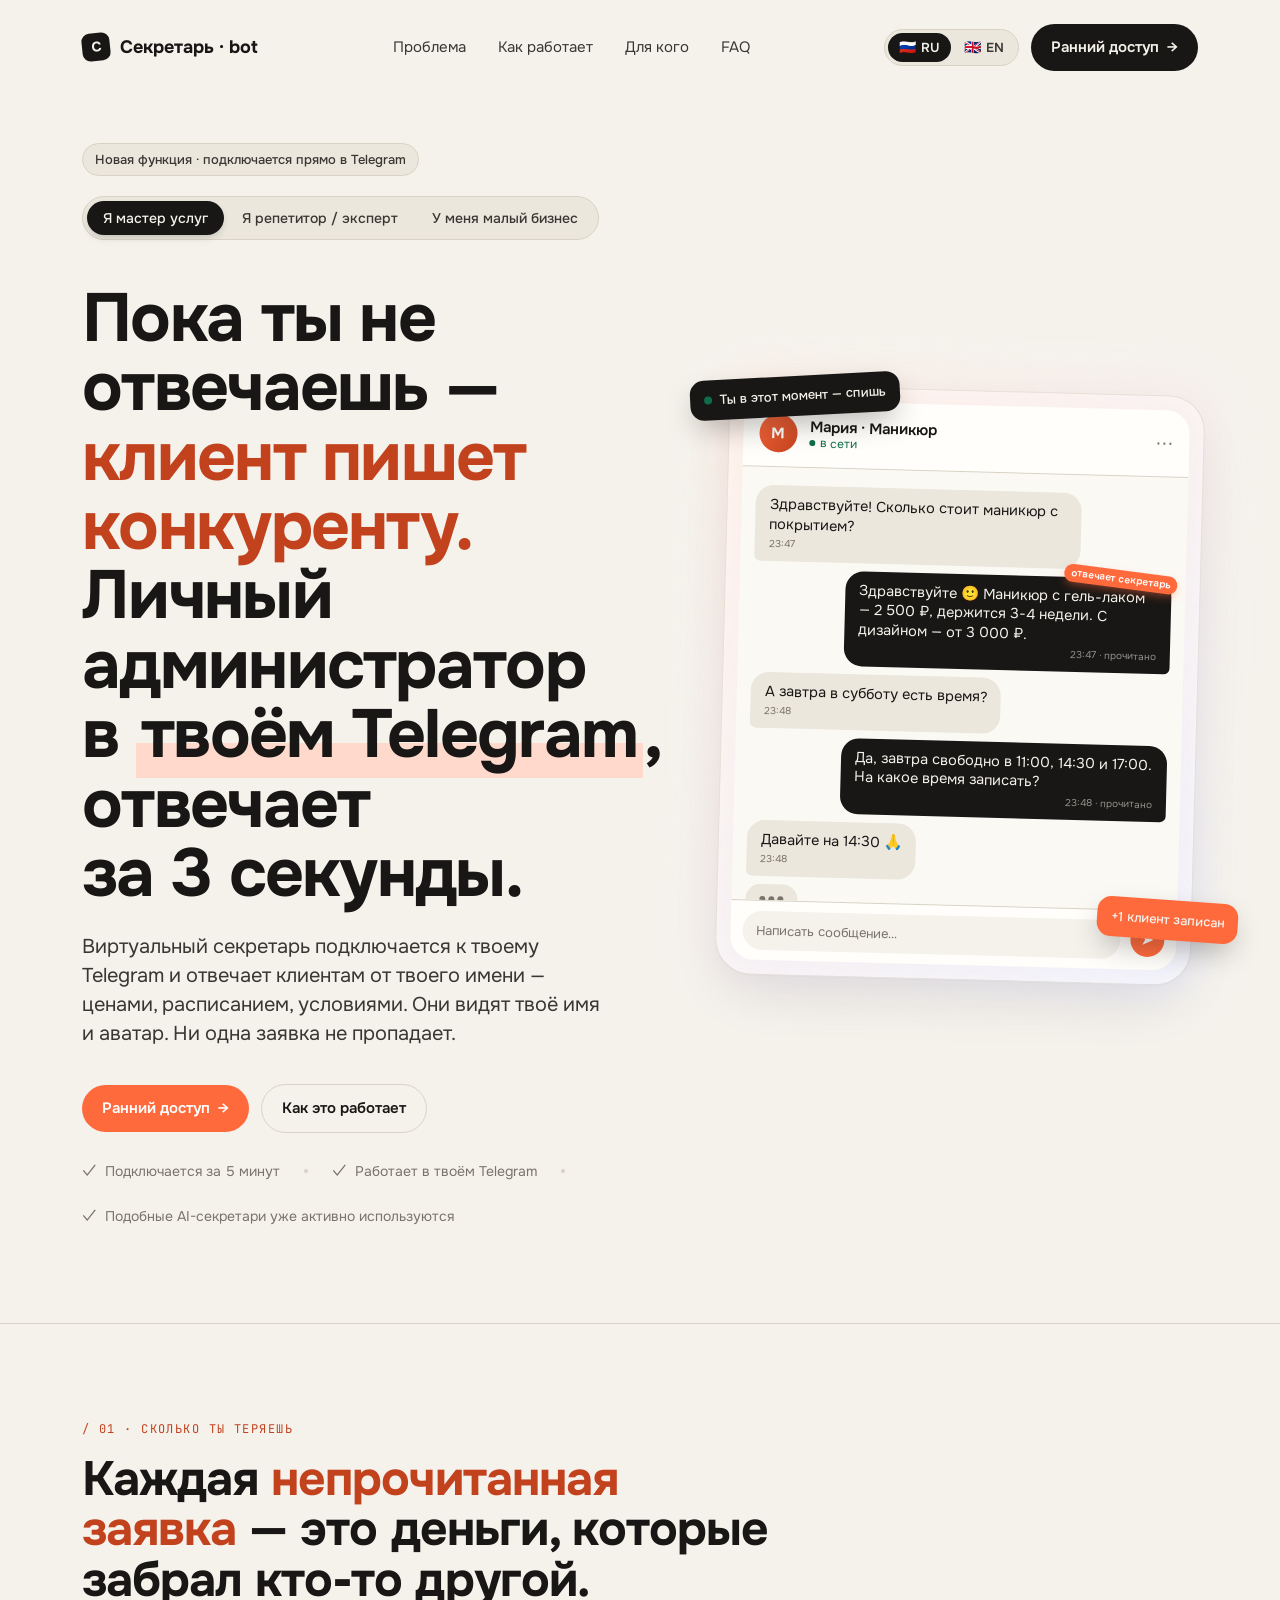
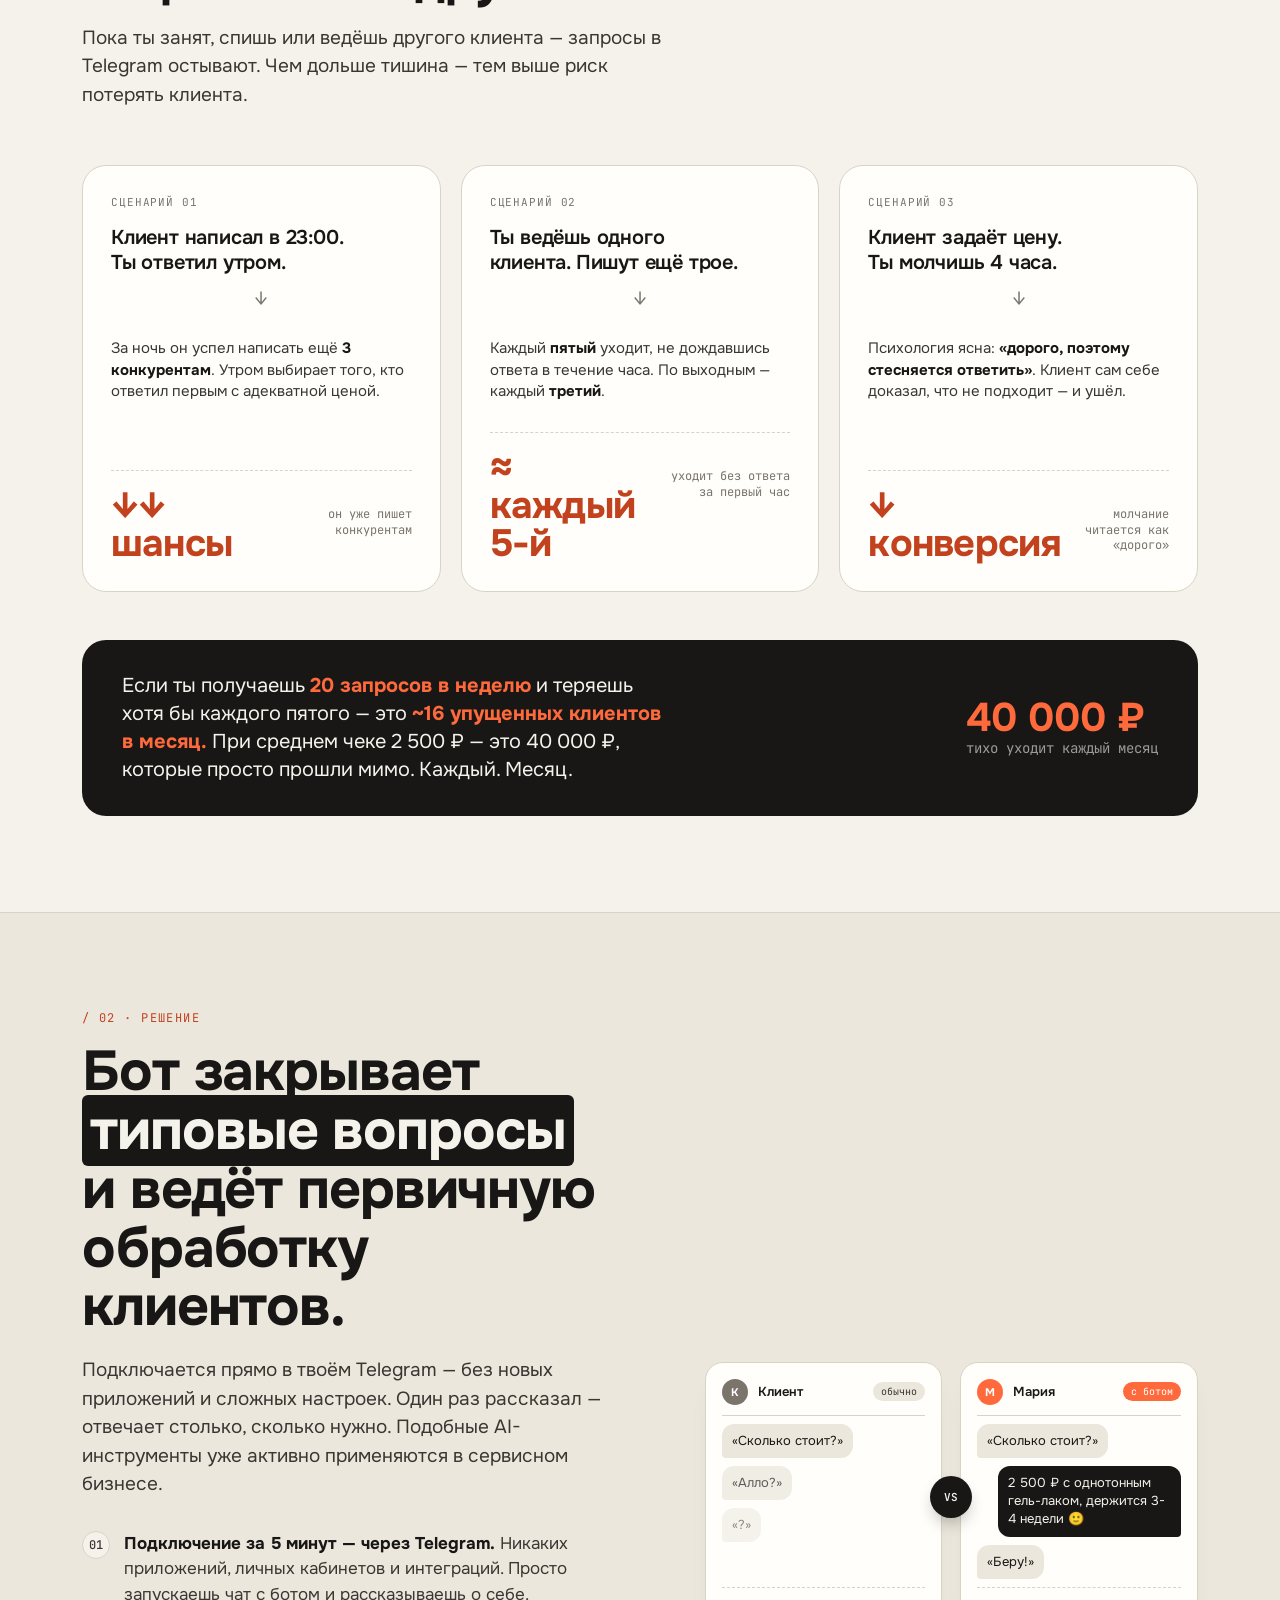
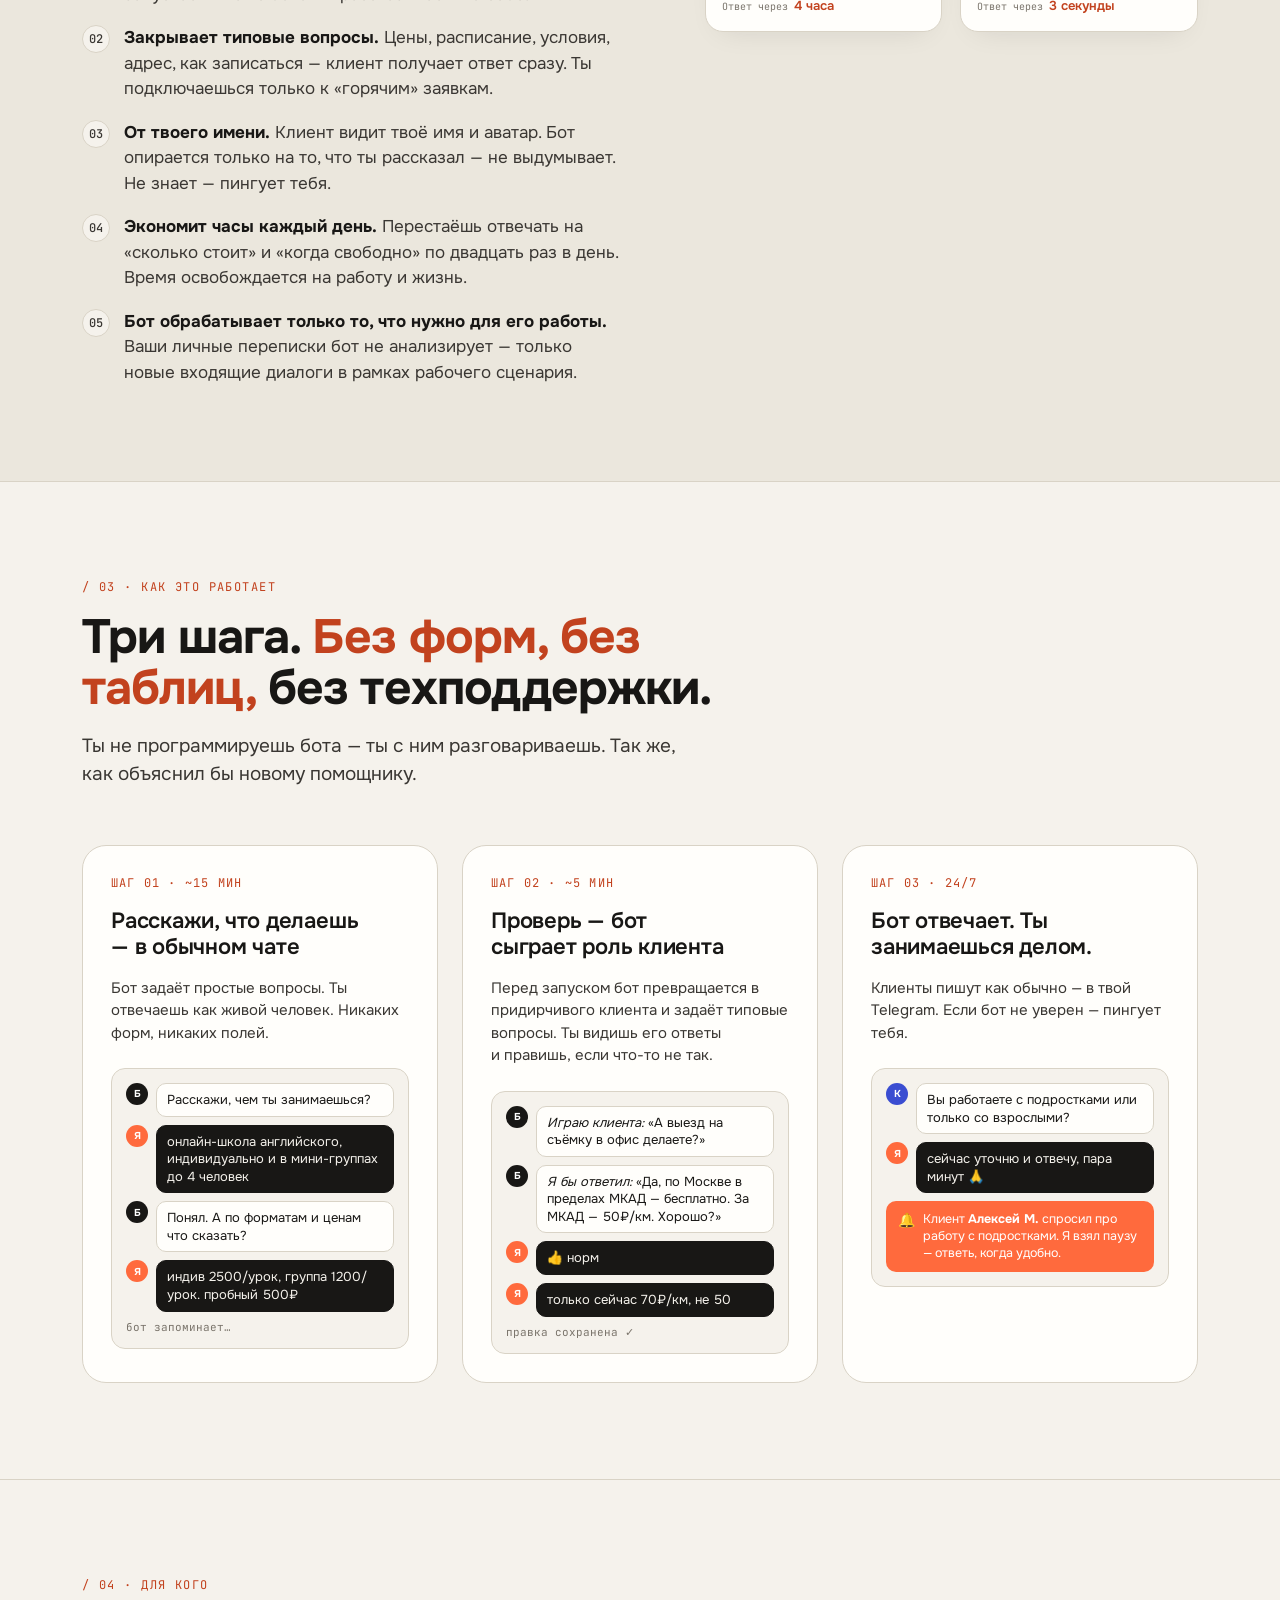
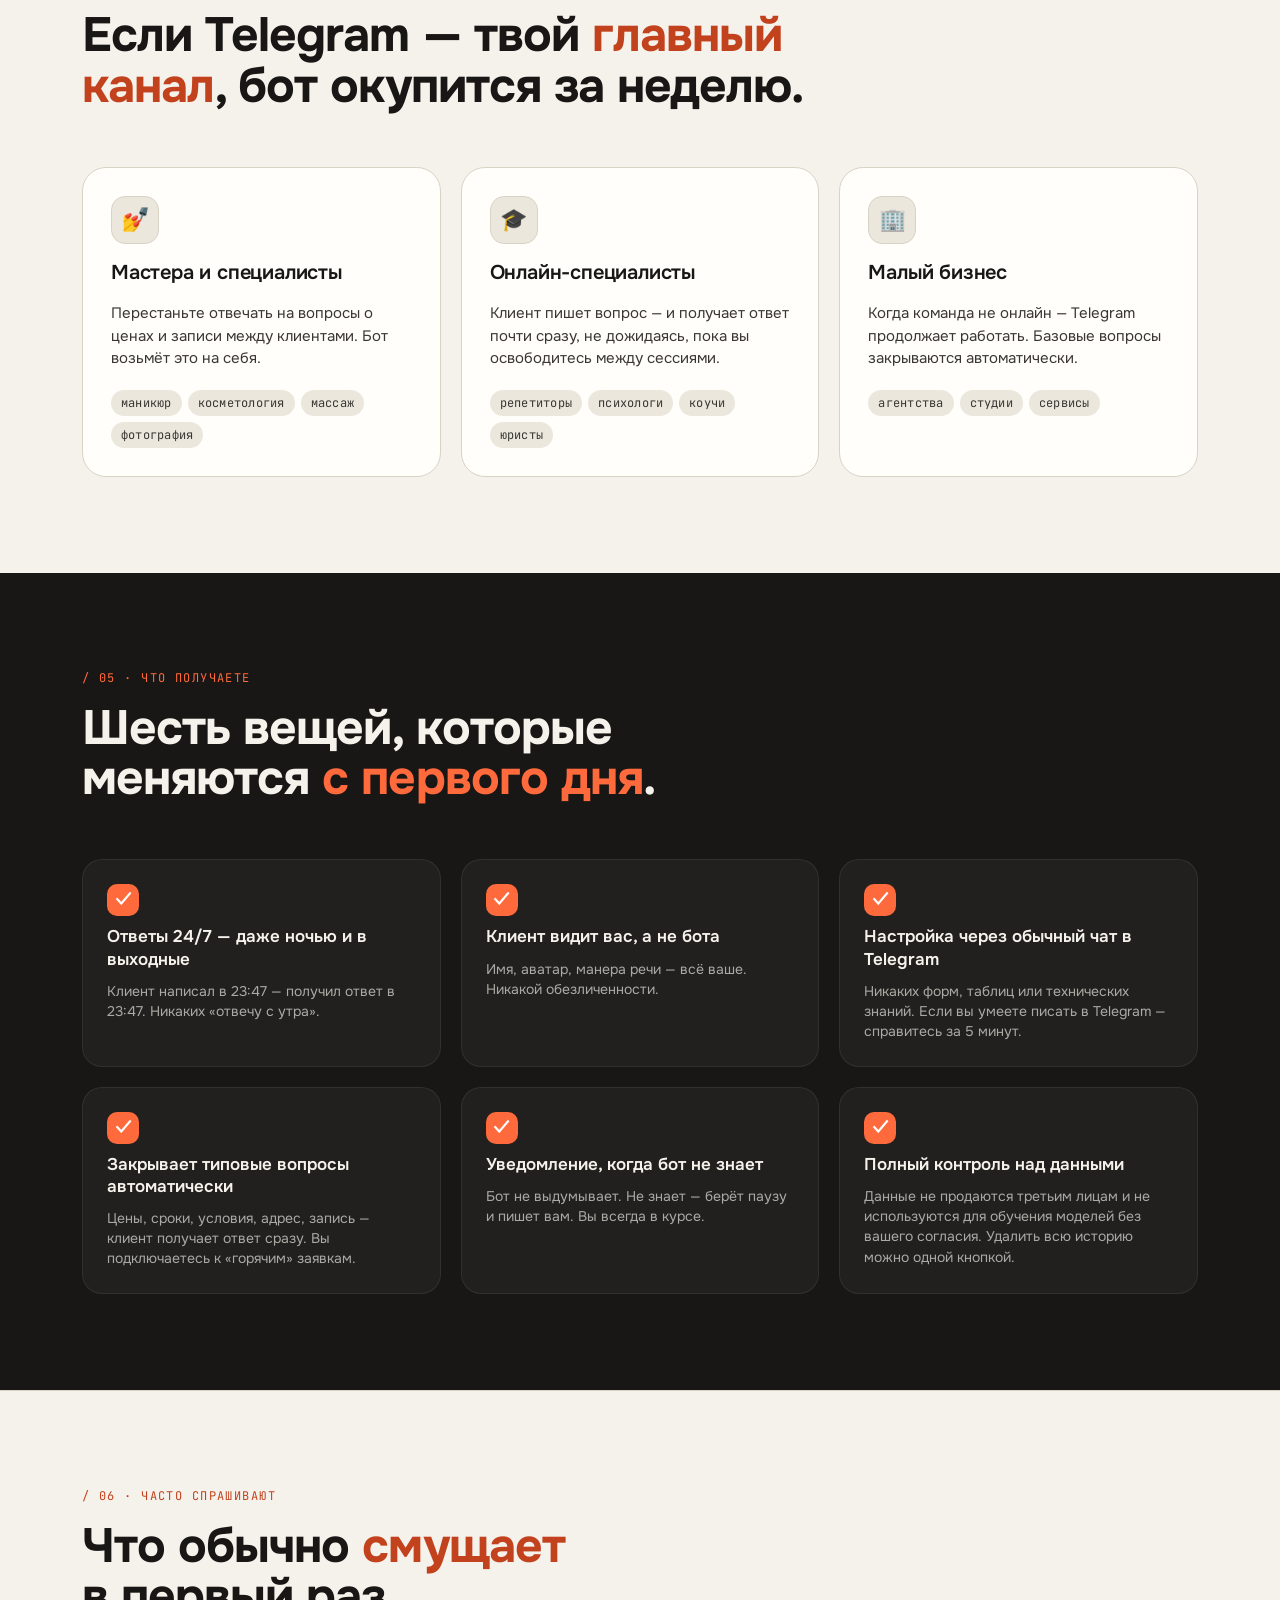
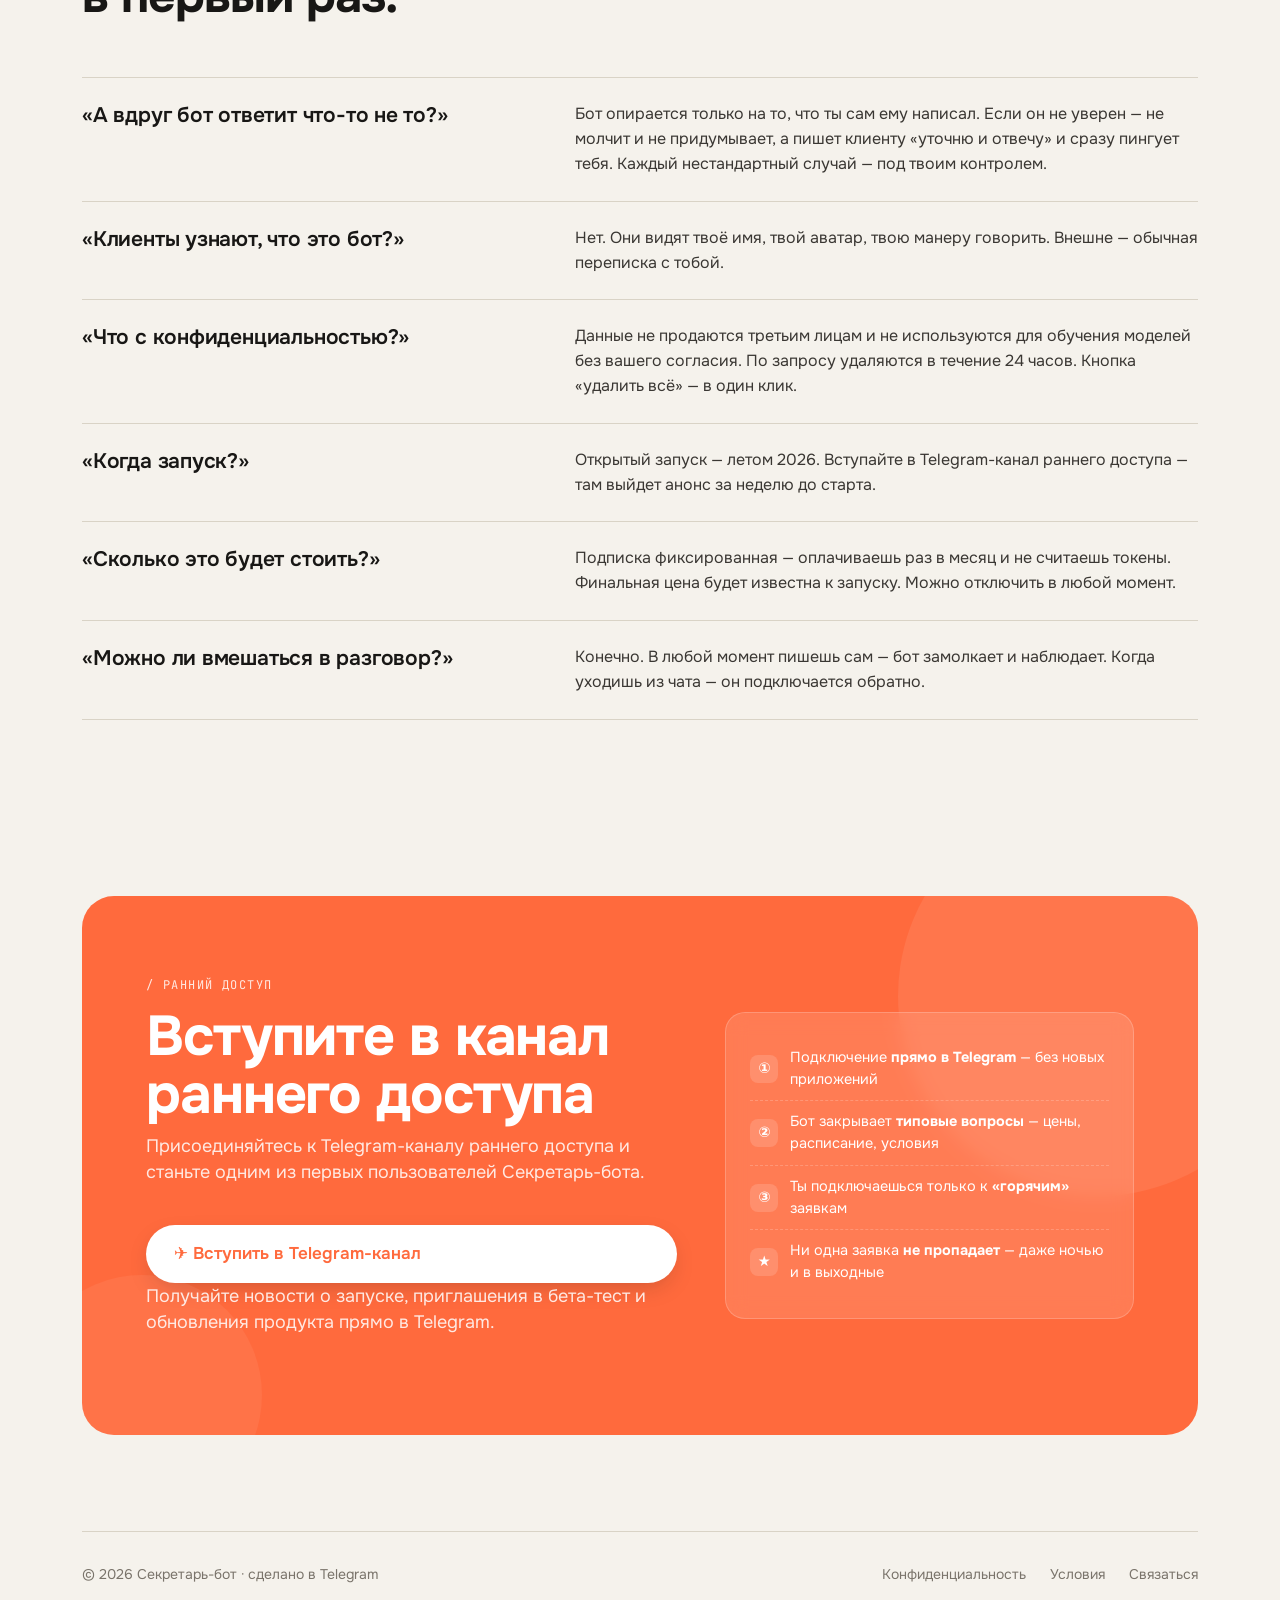
<file: index.html>
<!doctype html>
<html lang="ru">
<head>
<meta charset="utf-8">
<title>Секретарь-бот — отвечает клиентам в Telegram твоими словами</title>
<meta name="viewport" content="width=device-width, initial-scale=1">
<link rel="preconnect" href="https://fonts.googleapis.com">
<link rel="preconnect" href="https://fonts.gstatic.com" crossorigin>
<link href="https://fonts.googleapis.com/css2?family=Onest:wght@300;400;500;600;700;800&family=JetBrains+Mono:wght@400;500&display=swap" rel="stylesheet">
<style>
  :root{
    --paper:#F5F2EC;
    --paper-2:#EBE7DD;
    --ink:#181715;
    --ink-2:#3A3733;
    --mute:#7A746B;
    --line:#D9D3C6;
    --coral:#FF6A3D;
    --coral-ink:#C2421E;
    --indigo:#3A4DD1;
    --indigo-soft:#E8EAFB;
    --leaf:#0F6E4A;
    --paper-card:#FFFEFB;
  }
  *{box-sizing:border-box}
  html,body{margin:0;padding:0;overflow-x:clip}
  body{
    font-family:'Onest', system-ui, sans-serif;
    background:var(--paper);
    color:var(--ink);
    font-size:17px;
    line-height:1.5;
    -webkit-font-smoothing:antialiased;
    text-rendering:optimizeLegibility;
  }
  .wrap{max-width:1180px;margin:0 auto;padding:0 32px}
  .mono{font-family:'JetBrains Mono', ui-monospace, monospace; font-size:12px; letter-spacing:.02em}

  /* ---------- NAV ---------- */
  nav.top{
    display:flex;align-items:center;justify-content:space-between;
    padding:24px 0;
  }
  .logo{display:flex;align-items:center;gap:10px;font-weight:700;font-size:18px}
  .logo .dot{
    width:28px;height:28px;border-radius:8px;background:var(--ink);
    display:grid;place-items:center;color:var(--paper);font-size:14px;font-weight:700;
    transform:rotate(-6deg);
  }
  .nav-links{display:flex;gap:32px;font-size:15px;color:var(--ink-2)}
  .nav-links a{color:inherit;text-decoration:none}
  .nav-links a:hover{color:var(--ink)}
  .btn{
    display:inline-flex;align-items:center;gap:8px;
    padding:12px 20px;border-radius:999px;
    font-family:inherit;font-size:15px;font-weight:600;
    border:none;cursor:pointer;text-decoration:none;
    transition:transform .15s ease, background .15s ease;
  }
  .btn-primary{background:var(--ink);color:var(--paper)}
  .btn-primary:hover{background:var(--coral);transform:translateY(-1px)}
  .btn-ghost{background:transparent;color:var(--ink);border:1px solid var(--line)}
  .btn-ghost:hover{border-color:var(--ink)}
  .btn-coral{background:var(--coral);color:#fff}
  .btn-coral:hover{background:var(--coral-ink);transform:translateY(-1px)}
  .arrow{display:inline-block;transition:transform .2s ease}
  .btn:hover .arrow{transform:translateX(3px)}

  /* ---------- HERO ---------- */
  .hero{
    padding:48px 0 96px;
    display:grid;grid-template-columns: 1.05fr 1fr;gap:64px;align-items:center;
  }
  .eyebrow{
    display:inline-flex;align-items:center;gap:8px;
    padding:6px 12px;border-radius:999px;background:var(--paper-2);
    color:var(--ink-2);font-size:13px;font-weight:500;
    border:1px solid var(--line);
  }
  .eyebrow .pulse{
    width:8px;height:8px;border-radius:50%;background:var(--leaf);
    box-shadow:0 0 0 0 rgba(15,110,74,.5);
    animation:pulse 2s infinite;
  }
  @keyframes pulse{
    0%{box-shadow:0 0 0 0 rgba(15,110,74,.5)}
    70%{box-shadow:0 0 0 10px rgba(15,110,74,0)}
    100%{box-shadow:0 0 0 0 rgba(15,110,74,0)}
  }
  h1{
    font-size:clamp(40px, 5.4vw, 68px);
    line-height:1.02;
    letter-spacing:-0.025em;
    font-weight:700;
    margin:20px 0 24px;
    text-wrap:balance;
  }
  h1 .accent{
    background: linear-gradient(180deg, transparent 60%, #FFD9CC 60%);
    padding:0 .08em;
  }
  h1 em{
    font-style:normal;color:var(--coral-ink);
    position:relative;display:inline-block;
  }
  .lede{
    font-size:20px;line-height:1.45;color:var(--ink-2);
    max-width:520px;margin:0 0 36px;
  }
  .hero-ctas{display:flex;gap:12px;align-items:center;flex-wrap:wrap}
  .hero-meta{
    margin-top:28px;display:flex;gap:24px;font-size:14px;color:var(--mute);
    align-items:center;flex-wrap:wrap;
  }
  .hero-meta .sep{width:4px;height:4px;border-radius:50%;background:var(--line)}

  /* ---------- CHAT MOCK ---------- */
  .phone{
    position:relative;
    background:var(--paper-card);
    border-radius:36px;
    padding:14px;
    box-shadow:
      0 1px 0 rgba(0,0,0,.04),
      0 24px 60px -20px rgba(24,23,21,.18),
      0 8px 24px -8px rgba(24,23,21,.08);
    border:1px solid var(--line);
    transform:rotate(1.5deg);
  }
  .phone::before{
    content:"";position:absolute;inset:-14px;border-radius:48px;
    background:linear-gradient(140deg, #FFE9DF, #E8EAFB);
    z-index:-1;filter:blur(20px);opacity:.7;
  }
  .phone-screen{
    background:#FBF9F4;border-radius:24px;overflow:hidden;
    height:560px;display:flex;flex-direction:column;
  }
  .phone-head{
    display:flex;align-items:center;gap:12px;
    padding:14px 16px;border-bottom:1px solid var(--line);
    background:var(--paper-card);
  }
  .avatar{
    width:38px;height:38px;border-radius:50%;
    background:linear-gradient(135deg, #FF6A3D, #C2421E);
    color:#fff;display:grid;place-items:center;
    font-weight:700;font-size:15px;flex-shrink:0;
  }
  .phone-head .who{flex:1;line-height:1.2}
  .phone-head .name{font-weight:600;font-size:15px}
  .phone-head .status{font-size:12px;color:var(--leaf);display:flex;align-items:center;gap:5px}
  .phone-head .status::before{content:"";width:6px;height:6px;border-radius:50%;background:var(--leaf)}
  .phone-head .ico{color:var(--mute);font-size:18px}

  .chat{
    flex:1;padding:18px 14px;display:flex;flex-direction:column;gap:8px;
    overflow:hidden;
  }
  .bubble{
    max-width:78%;padding:10px 14px;border-radius:18px;font-size:14.5px;line-height:1.35;
    position:relative;
  }
  .bubble.them{
    background:var(--paper-2);color:var(--ink);
    border-bottom-left-radius:6px;align-self:flex-start;
  }
  .bubble.me{
    background:var(--ink);color:var(--paper);
    border-bottom-right-radius:6px;align-self:flex-end;
  }
  .bubble .time{
    font-size:10px;color:var(--mute);margin-top:3px;display:block;
  }
  .bubble.me .time{color:rgba(245,242,236,.55);text-align:right}
  .bubble .tag{
    position:absolute;top:-8px;right:-6px;
    background:var(--coral);color:#fff;
    font-size:10px;font-weight:600;padding:2px 7px;border-radius:99px;
    transform:rotate(6deg);
    box-shadow:0 4px 10px -2px rgba(255,106,61,.5);
  }
  .typing{
    display:inline-flex;gap:3px;align-items:center;padding:12px 14px;
    background:var(--paper-2);border-radius:18px;border-bottom-left-radius:6px;
    align-self:flex-start;
  }
  .typing span{
    width:6px;height:6px;border-radius:50%;background:var(--mute);
    animation:dot 1.2s infinite;
  }
  .typing span:nth-child(2){animation-delay:.15s}
  .typing span:nth-child(3){animation-delay:.3s}
  @keyframes dot{
    0%,60%,100%{opacity:.3;transform:translateY(0)}
    30%{opacity:1;transform:translateY(-3px)}
  }
  .phone-input{
    border-top:1px solid var(--line);padding:10px 12px;
    background:var(--paper-card);display:flex;gap:10px;align-items:center;
  }
  .phone-input .field{
    flex:1;background:var(--paper);border-radius:99px;
    padding:10px 14px;color:var(--mute);font-size:13px;
  }
  .phone-input .send{
    width:34px;height:34px;border-radius:50%;background:var(--coral);
    display:grid;place-items:center;color:#fff;font-size:16px;
  }

  /* Floating callout next to phone */
  .floater{
    position:absolute;
    background:var(--ink);color:var(--paper);
    padding:10px 14px;border-radius:14px;
    font-size:13px;font-weight:500;
    box-shadow:0 12px 30px -8px rgba(24,23,21,.4);
    display:flex;align-items:center;gap:8px;
    transform:rotate(-3deg);
  }
  .floater.f1{top:-14px;left:-32px}
  .floater.f2{bottom:40px;right:-40px;background:var(--coral);transform:rotate(4deg)}
  .floater .pop{width:8px;height:8px;border-radius:50%;background:var(--leaf)}
  .floater.f2 .pop{background:#fff}

  /* ---------- SECTION SHELL ---------- */
  section{padding:96px 0;border-top:1px solid var(--line)}
  .section-head{margin-bottom:56px;max-width:760px}
  .kicker{
    font-family:'JetBrains Mono', monospace;font-size:12px;
    color:var(--coral-ink);letter-spacing:.12em;text-transform:uppercase;
    margin-bottom:16px;
  }
  h2{
    font-size:clamp(32px, 4vw, 48px);
    line-height:1.05;letter-spacing:-0.02em;font-weight:700;
    margin:0 0 16px;text-wrap:balance;
  }
  h2 em{font-style:normal;color:var(--coral-ink)}
  .sub{font-size:19px;color:var(--ink-2);line-height:1.5;max-width:600px}

  /* ---------- PROBLEM ---------- */
  .problem{background:var(--paper);position:relative;overflow:hidden}
  .questions-grid{
    display:grid;grid-template-columns:repeat(12,1fr);gap:14px;
    margin-top:24px;
  }
  .q{
    background:var(--paper-card);border:1px solid var(--line);
    padding:16px 18px;border-radius:18px;
    font-size:16px;color:var(--ink);
    display:flex;align-items:center;gap:10px;
    box-shadow:0 1px 0 rgba(0,0,0,.02);
    position:relative;
  }
  .q::before{
    content:"";width:6px;height:6px;border-radius:50%;
    background:var(--coral);flex-shrink:0;
  }
  .q .count{
    position:absolute;top:-8px;right:12px;
    background:var(--ink);color:var(--paper);
    font-family:'JetBrains Mono', monospace;font-size:10px;
    padding:2px 8px;border-radius:99px;
  }
  .q:nth-child(1){grid-column:span 5;transform:rotate(-1deg)}
  .q:nth-child(2){grid-column:span 4;transform:rotate(1deg)}
  .q:nth-child(3){grid-column:span 3;transform:rotate(-.5deg)}
  .q:nth-child(4){grid-column:span 3;transform:rotate(.8deg)}
  .q:nth-child(5){grid-column:span 5;transform:rotate(-.7deg)}
  .q:nth-child(6){grid-column:span 4;transform:rotate(1.2deg)}
  .q:nth-child(7){grid-column:span 4;transform:rotate(-1deg)}
  .q:nth-child(8){grid-column:span 4;transform:rotate(.5deg)}
  .q:nth-child(9){grid-column:span 4;transform:rotate(-.4deg)}

  .problem-summary{
    margin-top:48px;
    background:var(--ink);color:var(--paper);
    padding:32px 40px;border-radius:24px;
    display:grid;grid-template-columns:1fr auto;gap:32px;align-items:center;
  }
  .problem-summary p{font-size:20px;line-height:1.4;margin:0;max-width:680px;text-wrap:balance}
  .problem-summary .stat{
    font-size:14px;color:rgba(245,242,236,.6);
    font-family:'JetBrains Mono',monospace;
  }
  .problem-summary .stat b{
    color:var(--coral);font-size:40px;font-family:'Onest',sans-serif;
    font-weight:700;display:block;line-height:1;
  }

  /* ---------- SOLUTION (LARGE STATEMENT) ---------- */
  .solution{background:var(--paper-2)}
  .solution-grid{
    display:grid;grid-template-columns: 1.1fr 1fr;gap:80px;align-items:center;
  }
  .solution h2{font-size:clamp(36px,4.5vw,56px)}
  .solution h2 em{
    background:var(--ink);color:var(--paper);
    padding:0 .15em;border-radius:6px;font-style:normal;
  }
  .solution-points{margin-top:32px;display:flex;flex-direction:column;gap:18px}
  .sp{display:flex;gap:14px;align-items:flex-start}
  .sp .num{
    font-family:'JetBrains Mono',monospace;font-size:12px;
    background:var(--paper);border:1px solid var(--line);
    width:28px;height:28px;border-radius:50%;
    display:grid;place-items:center;flex-shrink:0;
    color:var(--ink-2);font-weight:500;
  }
  .sp p{margin:0;font-size:17px;color:var(--ink-2);line-height:1.5}
  .sp p b{color:var(--ink)}

  /* Tiny demo: same chat, two side-by-side */
  .twin{
    display:grid;grid-template-columns:1fr 1fr;gap:18px;
    position:relative;
  }
  .twin-card{
    background:var(--paper-card);border-radius:18px;border:1px solid var(--line);
    padding:16px;display:flex;flex-direction:column;gap:8px;
    box-shadow:0 12px 30px -16px rgba(24,23,21,.12);
  }
  .twin-card .head{
    display:flex;align-items:center;gap:10px;padding-bottom:10px;border-bottom:1px solid var(--line);
    font-size:13px;
  }
  .twin-card .av{width:26px;height:26px;border-radius:50%;background:var(--coral);color:#fff;display:grid;place-items:center;font-size:11px;font-weight:700}
  .twin-card .name{font-weight:600}
  .twin-card .tag{
    margin-left:auto;font-family:'JetBrains Mono',monospace;font-size:10px;
    padding:2px 8px;border-radius:99px;color:var(--ink-2);background:var(--paper-2);
  }
  .twin-card.bot .tag{background:var(--coral);color:#fff}
  .mini{font-size:13px;line-height:1.4}
  .mini.them{background:var(--paper-2);padding:8px 10px;border-radius:12px;border-bottom-left-radius:4px;align-self:flex-start;max-width:90%}
  .mini.me{background:var(--ink);color:var(--paper);padding:8px 10px;border-radius:12px;border-bottom-right-radius:4px;align-self:flex-end;max-width:90%}
  .twin-card .time{
    font-family:'JetBrains Mono',monospace;font-size:10px;color:var(--mute);
    margin-top:auto;padding-top:8px;border-top:1px dashed var(--line);
  }
  .twin-card .time b{color:var(--coral-ink);font-family:'Onest',sans-serif;font-weight:600;font-size:13px}
  .twin .vs{
    position:absolute;left:50%;top:50%;transform:translate(-50%,-50%);
    background:var(--ink);color:var(--paper);
    width:42px;height:42px;border-radius:50%;display:grid;place-items:center;
    font-family:'JetBrains Mono',monospace;font-size:11px;font-weight:600;
    box-shadow:0 8px 16px -4px rgba(24,23,21,.3);
    z-index:2;
  }

  /* ---------- HOW IT WORKS ---------- */
  .how-steps{
    display:grid;grid-template-columns:repeat(3,1fr);gap:24px;
  }
  .step{
    background:var(--paper-card);border:1px solid var(--line);
    border-radius:24px;padding:28px;
    display:flex;flex-direction:column;gap:16px;
    position:relative;overflow:hidden;
  }
  .step .step-num{
    font-family:'JetBrains Mono',monospace;font-size:12px;color:var(--coral-ink);
    letter-spacing:.1em;
  }
  .step h3{
    font-size:22px;margin:0;font-weight:600;letter-spacing:-0.01em;
    text-wrap:balance;line-height:1.2;
  }
  .step p{margin:0;color:var(--ink-2);font-size:15px;line-height:1.5}
  .step .demo{
    margin-top:8px;background:var(--paper);border:1px solid var(--line);
    border-radius:14px;padding:14px;display:flex;flex-direction:column;gap:8px;
    min-height:180px;
  }
  .demo .row{display:flex;gap:8px;font-size:13px;line-height:1.35}
  .demo .row .av{
    width:22px;height:22px;border-radius:50%;flex-shrink:0;
    display:grid;place-items:center;color:#fff;font-size:10px;font-weight:700;
  }
  .demo .av.bot{background:var(--ink)}
  .demo .av.you{background:var(--coral)}
  .demo .av.client{background:var(--indigo)}
  .demo .msg{
    background:var(--paper-card);padding:7px 10px;border-radius:10px;
    border:1px solid var(--line);flex:1;
  }
  .demo .msg.you{background:var(--ink);color:var(--paper);border-color:var(--ink)}
  .demo .typing-row{font-family:'JetBrains Mono',monospace;font-size:11px;color:var(--mute)}

  .notify{
    background:var(--coral);color:#fff;
    padding:10px 12px;border-radius:10px;font-size:12.5px;
    display:flex;align-items:flex-start;gap:8px;line-height:1.35;
  }
  .notify .bell{flex-shrink:0;font-size:14px}

  /* ---------- AUDIENCE ---------- */
  .for-who{background:var(--paper)}
  .who-grid{display:grid;grid-template-columns:repeat(3,1fr);gap:20px}
  .who-card{
    background:var(--paper-card);border:1px solid var(--line);
    border-radius:24px;padding:28px;
    display:flex;flex-direction:column;gap:14px;
    position:relative;overflow:hidden;
    transition:transform .2s ease;
  }
  .who-card:hover{transform:translateY(-3px)}
  .who-card h3{margin:0;font-size:20px;font-weight:600;letter-spacing:-0.01em}
  .who-card p{margin:0;color:var(--ink-2);font-size:15px}
  .who-card .tags{display:flex;flex-wrap:wrap;gap:6px;margin-top:6px}
  .who-card .t{
    font-size:12px;padding:4px 10px;border-radius:99px;
    background:var(--paper-2);color:var(--ink-2);
    font-family:'JetBrains Mono',monospace;letter-spacing:.02em;
  }
  .who-card .icon{
    width:48px;height:48px;border-radius:14px;
    background:var(--paper-2);border:1px solid var(--line);
    display:grid;place-items:center;font-size:22px;
  }

  /* ---------- BENEFITS ---------- */
  .benefits{background:var(--ink);color:var(--paper);border-top:none}
  .benefits .section-head h2{color:var(--paper)}
  .benefits .section-head .sub{color:rgba(245,242,236,.7)}
  .benefits .kicker{color:var(--coral)}
  .b-grid{display:grid;grid-template-columns:repeat(3,1fr);gap:20px}
  .benefit{
    background:rgba(245,242,236,.04);
    border:1px solid rgba(245,242,236,.08);
    border-radius:20px;padding:24px;
    display:flex;flex-direction:column;gap:10px;
  }
  .benefit .check{
    width:32px;height:32px;border-radius:10px;
    background:var(--coral);color:#fff;
    display:grid;place-items:center;font-weight:700;font-size:16px;
  }
  .benefit h4{margin:0;font-size:17px;font-weight:600;line-height:1.3}
  .benefit p{margin:0;color:rgba(245,242,236,.65);font-size:14px;line-height:1.45}

  /* ---------- PRICING ---------- */
  .pricing-grid{display:grid;grid-template-columns:1fr 1fr;gap:24px}
  .plan{
    background:var(--paper-card);border:1px solid var(--line);
    border-radius:24px;padding:36px;
    display:flex;flex-direction:column;gap:20px;
    position:relative;
  }
  .plan.pro{
    background:var(--ink);color:var(--paper);border-color:var(--ink);
  }
  .plan.pro .meta{color:rgba(245,242,236,.6)}
  .plan-name{
    font-family:'JetBrains Mono',monospace;font-size:13px;letter-spacing:.1em;
    text-transform:uppercase;color:var(--coral-ink);
  }
  .plan.pro .plan-name{color:var(--coral)}
  .plan-price{font-size:48px;font-weight:700;letter-spacing:-0.02em;line-height:1}
  .plan-price .unit{font-size:18px;color:var(--mute);font-weight:500;margin-left:4px}
  .plan.pro .plan-price .unit{color:rgba(245,242,236,.5)}
  .plan-features{list-style:none;padding:0;margin:0;display:flex;flex-direction:column;gap:12px}
  .plan-features li{
    display:flex;align-items:flex-start;gap:10px;font-size:15px;
    padding-bottom:12px;border-bottom:1px dashed var(--line);
  }
  .plan.pro .plan-features li{border-color:rgba(245,242,236,.1)}
  .plan-features li:last-child{border-bottom:none;padding-bottom:0}
  .plan-features .label{color:var(--mute);font-family:'JetBrains Mono',monospace;font-size:12px;width:140px;flex-shrink:0;text-transform:uppercase;letter-spacing:.06em}
  .plan.pro .plan-features .label{color:rgba(245,242,236,.5)}
  .plan-features .val{flex:1;font-weight:500}
  .plan .ribbon{
    position:absolute;top:24px;right:24px;
    background:var(--coral);color:#fff;
    padding:5px 12px;border-radius:99px;font-size:11px;font-weight:600;
    font-family:'JetBrains Mono',monospace;letter-spacing:.05em;
  }
  .pricing-note{
    margin-top:32px;padding:20px 28px;
    background:var(--paper-2);border-radius:16px;
    display:flex;align-items:center;gap:18px;font-size:15px;
    color:var(--ink-2);
  }
  .pricing-note b{color:var(--ink);font-weight:600}
  .pricing-note .badge{
    background:var(--coral);color:#fff;padding:6px 12px;
    border-radius:99px;font-size:12px;font-weight:600;
    font-family:'JetBrains Mono',monospace;flex-shrink:0;
  }

  /* ---------- FAQ ---------- */
  .faq-list{display:flex;flex-direction:column;gap:0;border-top:1px solid var(--line)}
  .faq{
    border-bottom:1px solid var(--line);
    padding:24px 0;
    display:grid;grid-template-columns: 1fr 1.4fr;gap:48px;align-items:flex-start;
  }
  .faq q{
    font-size:21px;font-weight:600;letter-spacing:-0.01em;line-height:1.3;
    quotes:"«" "»";color:var(--ink);
  }
  .faq p{margin:0;font-size:16px;color:var(--ink-2);line-height:1.55}

  /* ---------- FINAL CTA ---------- */
  .final{
    background:var(--coral);color:#fff;
    border-radius:32px;padding:80px 64px;
    margin:80px auto 96px;max-width:1180px;
    display:grid;grid-template-columns:1.3fr 1fr;gap:48px;align-items:center;
    position:relative;overflow:hidden;
  }
  .final::before{
    content:"";position:absolute;right:-100px;top:-100px;
    width:400px;height:400px;border-radius:50%;
    background:rgba(255,255,255,.08);
  }
  .final::after{
    content:"";position:absolute;left:-60px;bottom:-80px;
    width:240px;height:240px;border-radius:50%;
    background:rgba(255,255,255,.06);
  }
  .final h2{color:#fff;font-size:clamp(36px,4.5vw,56px);margin-bottom:16px}
  .final p{color:rgba(255,255,255,.85);font-size:19px;margin:0 0 28px;max-width:520px;line-height:1.45}
  .final .btn{background:#fff;color:var(--coral);font-size:17px;padding:16px 28px}
  .final .btn:hover{background:var(--ink);color:#fff}
  .final-side{
    background:rgba(255,255,255,.12);
    border:1px solid rgba(255,255,255,.2);
    border-radius:20px;padding:24px;
    position:relative;z-index:1;
    backdrop-filter:blur(10px);
  }
  .final-side .item{
    display:flex;gap:12px;align-items:center;
    padding:10px 0;border-bottom:1px dashed rgba(255,255,255,.2);font-size:14.5px;
  }
  .final-side .item:last-child{border-bottom:none}
  .final-side .item .k{
    width:28px;height:28px;border-radius:8px;background:rgba(255,255,255,.15);
    display:grid;place-items:center;flex-shrink:0;font-weight:700;
  }

  /* ── Yandex Forms iframe wrapper ── */
  .cta-form-col{
    min-width:0;
    display:flex;
    flex-direction:column;
  }
  .cta-form-col h2{color:#fff;margin-bottom:8px}
  .cta-form-col > p{color:rgba(255,255,255,.85);font-size:18px;margin:0 0 20px;line-height:1.45}

  .yf-embed{
    background:#fff;
    border-radius:20px;
    overflow:hidden;
    /* subtle shadow to lift the card off the coral bg */
    box-shadow:
      0 2px 0 rgba(255,255,255,.18),
      0 16px 48px -12px rgba(24,23,21,.30),
      0 4px 12px -4px rgba(24,23,21,.16);
  }
  .yf-embed iframe{
    display:block;
    width:100%;
    border:none;
    background:#fff;
    /* height is set inline; postMessage listener adjusts it dynamically */
  }

  .yf-consent{
    margin-top:14px;
    font-size:12.5px;line-height:1.5;
    color:rgba(255,255,255,.68);
  }
  .yf-consent a{
    color:rgba(255,255,255,.92);
    text-decoration:underline;
    text-underline-offset:2px;
    text-decoration-thickness:1px;
  }
  .yf-consent a:hover{color:#fff}

  /* Telegram CTA button */
  .tg-cta-btn{
    background:#fff;color:var(--coral);
    font-size:17px;padding:18px 28px;
    margin:20px 0 0;
    display:inline-flex;align-items:center;gap:10px;
    box-shadow:0 8px 24px -8px rgba(24,23,21,.25);
  }
  .tg-cta-btn:hover{background:var(--ink);color:#fff;transform:translateY(-2px)}

  /* Waitlist form (legacy, no longer used) */
  .lead-form{display:flex;flex-direction:column;gap:12px;margin-top:8px}
  .lead-form .field-row{display:flex;gap:10px;flex-wrap:wrap}
  .lead-form input,
  .lead-step input[type="text"]{
    width:100%;flex:1;min-width:0;
    font-family:inherit;font-size:17px;
    padding:20px 26px;border-radius:999px;border:none;
    background:rgba(255,255,255,.95);color:var(--ink);
    outline:none;
    box-shadow:inset 0 0 0 1px rgba(255,255,255,.2);
  }
  .lead-form input::placeholder,
  .lead-step input[type="text"]::placeholder{color:var(--mute)}
  .lead-form input:focus,
  .lead-step input[type="text"]:focus{box-shadow:inset 0 0 0 2px var(--ink)}
  .lead-form .submit,
  .lead-step .submit{
    width:100%;justify-content:center;
    background:var(--ink);color:#fff;border:none;cursor:pointer;
    padding:20px 32px;border-radius:999px;font-weight:600;font-family:inherit;font-size:17px;
    display:inline-flex;align-items:center;gap:8px;
    transition:transform .15s ease, background .15s ease;
  }
  .lead-form .submit:hover{background:var(--paper);color:var(--coral-ink);transform:translateY(-1px)}
  .lead-form .micro{font-size:13px;color:rgba(255,255,255,.75);line-height:1.4;display:flex;align-items:center;gap:8px}
  .lead-form .micro .dot-tiny{width:6px;height:6px;border-radius:50%;background:rgba(255,255,255,.5);flex-shrink:0}
  .lead-step .consent,
  .lead-form .consent{
    font-size:12.5px;line-height:1.5;
    color:rgba(255,255,255,.65);
    margin-top:-4px;
    text-wrap:pretty;
  }
  .lead-step .consent a,
  .lead-form .consent a{
    color:rgba(255,255,255,.92);
    text-decoration:underline;
    text-underline-offset:2px;
    text-decoration-thickness:1px;
  }
  .lead-step .consent a:hover,
  .lead-form .consent a:hover{color:#fff}
  .lead-success{
    background:rgba(255,255,255,.18);border:1px solid rgba(255,255,255,.3);
    border-radius:14px;padding:18px 20px;font-size:16px;font-weight:500;
    display:none;align-items:center;gap:12px;
  }
  .lead-success.show{display:flex}
  .lead-success .ok{
    width:32px;height:32px;border-radius:50%;background:#fff;color:var(--coral-ink);
    display:grid;place-items:center;font-weight:700;flex-shrink:0;
  }
  .counter-card{
    background:rgba(255,255,255,.12);border:1px solid rgba(255,255,255,.22);
    border-radius:16px;padding:18px 20px;margin-bottom:16px;
    display:flex;align-items:center;gap:14px;
  }
  .counter-card .big{
    font-size:34px;font-weight:700;letter-spacing:-0.02em;line-height:1;
  }
  .counter-card .lbl{font-size:13px;color:rgba(255,255,255,.78);line-height:1.3}
  .counter-card .bar{
    flex:1;height:6px;border-radius:99px;background:rgba(255,255,255,.18);
    overflow:hidden;margin-top:6px;
  }
  .counter-card .bar > i{
    display:block;height:100%;width:62%;background:#fff;border-radius:99px;
  }

  /* ---------- AUDIENCE SWITCHER ---------- */
  .aud-switch{
    display:inline-flex;background:var(--paper-2);border:1px solid var(--line);
    border-radius:99px;padding:4px;gap:2px;margin-bottom:24px;
    font-size:14px;font-weight:500;
  }
  .aud-switch button{
    background:transparent;border:none;cursor:pointer;font-family:inherit;
    padding:8px 16px;border-radius:99px;color:var(--ink-2);font-size:14px;font-weight:500;
    transition:all .2s ease;
  }
  .aud-switch button.active{
    background:var(--ink);color:var(--paper);
    box-shadow:0 4px 10px -4px rgba(24,23,21,.3);
  }
  .aud-switch button:not(.active):hover{color:var(--ink)}

  /* ---------- MONEY-LOSS PROBLEM ---------- */
  .loss-grid{
    display:grid;grid-template-columns:repeat(3,1fr);gap:20px;margin-top:8px;
  }
  .loss-card{
    background:var(--paper-card);border:1px solid var(--line);
    border-radius:24px;padding:28px;
    display:flex;flex-direction:column;gap:14px;
    position:relative;overflow:hidden;
  }
  .loss-card .scenario{
    font-family:'JetBrains Mono',monospace;font-size:11px;
    color:var(--mute);letter-spacing:.08em;text-transform:uppercase;
  }
  .loss-card h3{
    font-size:20px;margin:0;font-weight:600;letter-spacing:-0.01em;line-height:1.25;
    text-wrap:balance;
  }
  .loss-card .arrow-down{
    color:var(--mute);font-size:20px;text-align:center;line-height:1;
  }
  .loss-card .outcome{
    color:var(--ink-2);font-size:15px;line-height:1.45;
  }
  .loss-card .outcome b{color:var(--ink)}
  .loss-card .metric{
    margin-top:auto;padding-top:16px;border-top:1px dashed var(--line);
    display:flex;align-items:baseline;justify-content:space-between;gap:12px;
  }
  .loss-card .metric .big{
    font-size:38px;font-weight:700;color:var(--coral-ink);letter-spacing:-0.02em;line-height:1;
  }
  .loss-card .metric .lbl{
    font-size:12px;color:var(--mute);font-family:'JetBrains Mono',monospace;text-align:right;
    line-height:1.3;max-width:140px;
  }

  /* ---------- 2-STEP LEAD FORM ---------- */
  .lead-step{display:none;flex-direction:column;gap:14px}
  .lead-step.active{display:flex}
  .price-options{display:flex;flex-direction:column;gap:8px;margin:8px 0 4px}
  .price-opt{
    display:flex;align-items:center;gap:12px;
    background:rgba(255,255,255,.12);border:1px solid rgba(255,255,255,.22);
    border-radius:12px;padding:14px 16px;cursor:pointer;
    font-size:15px;color:#fff;
    transition:all .15s ease;
  }
  .price-opt:hover{background:rgba(255,255,255,.18);border-color:rgba(255,255,255,.35)}
  .price-opt input{position:absolute;opacity:0;pointer-events:none}
  .price-opt .radio{
    width:18px;height:18px;border-radius:50%;border:2px solid rgba(255,255,255,.55);
    flex-shrink:0;transition:all .15s ease;position:relative;
  }
  .price-opt input:checked ~ .radio{
    border-color:#fff;background:#fff;
  }
  .price-opt input:checked ~ .radio::after{
    content:"";position:absolute;inset:3px;border-radius:50%;background:var(--coral);
  }
  .price-opt input:checked ~ .lbl{font-weight:600}
  .price-opt:has(input:checked){
    background:rgba(255,255,255,.22);border-color:#fff;
  }
  .deposit-card{
    background:rgba(24,23,21,.35);border:1px dashed rgba(255,255,255,.4);
    border-radius:16px;padding:18px 20px;margin-top:12px;
    display:flex;gap:14px;align-items:flex-start;
  }
  .deposit-card .star{
    width:32px;height:32px;border-radius:50%;background:#fff;color:var(--coral-ink);
    display:grid;place-items:center;font-weight:700;flex-shrink:0;font-size:14px;
  }
  .deposit-card .title{font-weight:600;font-size:15px;margin-bottom:4px;color:#fff}
  .deposit-card .desc{font-size:13.5px;color:rgba(255,255,255,.85);line-height:1.45}
  .deposit-card label{display:flex;gap:12px;align-items:center;cursor:pointer;margin-top:12px}
  .deposit-card label input{
    position:absolute;opacity:0;pointer-events:none;
  }
  .deposit-card label .box{
    width:22px;height:22px;border-radius:8px;
    background:rgba(255,255,255,.15);
    border:1.5px solid rgba(255,255,255,.55);
    flex-shrink:0;display:grid;place-items:center;
    transition:all .15s ease;
    position:relative;
  }
  .deposit-card label input:checked ~ .box{
    background:#fff;border-color:#fff;
  }
  .deposit-card label .box::after{
    content:"";
    width:11px;height:6px;
    border-left:2px solid var(--coral-ink);
    border-bottom:2px solid var(--coral-ink);
    transform:rotate(-45deg) translate(1px,-1px);
    opacity:0;transition:opacity .15s ease;
  }
  .deposit-card label input:checked ~ .box::after{opacity:1}
  .deposit-card label span.txt{font-size:14px;color:rgba(255,255,255,.95);line-height:1.4}
  .step-progress{
    display:flex;gap:6px;margin-bottom:4px;
  }
  .step-progress .dot{
    width:24px;height:4px;border-radius:99px;background:rgba(255,255,255,.25);
    transition:background .2s ease;
  }
  .step-progress .dot.on{background:#fff}

  /* ---------- FOOTER ---------- */
  footer{
    border-top:1px solid var(--line);padding:32px 0;
    display:flex;justify-content:space-between;align-items:center;
    color:var(--mute);font-size:14px;
  }
  footer .links{display:flex;gap:24px}
  footer a{color:inherit;text-decoration:none}
  footer a:hover{color:var(--ink)}

  /* Nav CTA: full label on desktop, short on mobile */
  .nav-cta-short{display:none}

  /* Hero eyebrow row + breathing room before aud-switch */
  .hero-eyebrow-row{margin-bottom:20px}
  .aud-switch{margin-top:0}

  /* Swipe pagination dots */
  .swipe-dots{
    display:none;                 /* desktop hides them */
    justify-content:center;
    gap:8px;
    margin-top:8px;
  }
  .swipe-dots .d{
    width:6px;height:6px;border-radius:50%;
    background:rgba(245,242,236,.25);
    transition:all .25s ease;
  }
  .swipe-dots.dark .d{background:rgba(24,23,21,.18)}
  .swipe-dots .d.active{
    width:24px;background:var(--coral);
  }

  /* ---------- RESPONSIVE ---------- */
  @media (max-width: 960px){
    .hero{grid-template-columns:1fr;gap:48px;padding-bottom:64px}
    .solution-grid{grid-template-columns:1fr;gap:48px}
    .how-steps,.who-grid,.b-grid,.pricing-grid{grid-template-columns:1fr}
    .questions-grid > .q{grid-column:span 12 !important}
    .faq{grid-template-columns:1fr;gap:12px}
    .final{padding:48px 32px;grid-template-columns:1fr}
    .problem-summary{grid-template-columns:1fr;text-align:left}
    .floater{display:none}
    .nav-links{display:none}
    .wrap{padding:0 20px}
  }

  /* ---------- MOBILE: horizontal swipe for card rows ---------- */
  @media (max-width: 768px){
    html,body{overflow-x:hidden}

    /* Nav: compact CTA */
    nav.top{padding:16px 0;gap:12px}
    .logo{font-size:16px}
    .logo .dot{width:24px;height:24px;font-size:12px}
    .nav-cta-full{display:none}
    .nav-cta-short{display:inline}
    .btn.nav-cta{padding:10px 16px;font-size:14px}

    /* Hero: tidy spacing between eyebrow / aud-switch / h1 */
    .hero-eyebrow-row{margin-bottom:16px}
    .aud-switch{
      display:grid;
      grid-template-columns:1fr;
      width:100%;
      gap:4px;
      padding:6px;
      border-radius:18px;
      margin-bottom:20px;
    }
    .aud-switch button{
      padding:11px 16px;
      border-radius:12px;
      text-align:left;
      font-size:14px;
    }
    .aud-switch button.active{
      box-shadow:0 2px 8px -2px rgba(24,23,21,.25);
    }

    /* Solution section: stack the twin demo, kill the VS badge overflow */
    .solution-grid{gap:32px}
    .solution-grid > *{min-width:0;max-width:100%}
    .twin{
      grid-template-columns:1fr;
      gap:14px;
      max-width:100%;
      width:100%;
    }
    .twin .vs{
      position:static;
      transform:none;
      margin:0 auto;
      width:36px;height:36px;
      font-size:10px;
    }
    .twin-card{padding:14px;min-width:0;max-width:100%}
    .twin-card .mini{max-width:100%}

    /* Solution points: vertical list on mobile (NOT a swipe rail) */
    .solution-points{
      display:flex;
      flex-direction:column;
      gap:14px;
      margin:24px 0 0;
      padding:0;
      overflow:visible;
      scroll-snap-type:none;
    }
    .solution-points > .sp{
      width:auto;max-width:100%;min-width:0;
      scroll-snap-align:none;
    }
    .solution-points .sp{padding-left:0}
    .solution-points .sp::before{display:none}

    /* Convert card grids to horizontal scroll-snap rails. */
    .loss-grid,
    .how-steps,
    .who-grid,
    .b-grid{
      display:flex;
      flex-direction:row;
      flex-wrap:nowrap;
      gap:14px;
      overflow-x:auto;
      overflow-y:hidden;
      -webkit-overflow-scrolling:touch;
      scroll-behavior:smooth;
      scroll-snap-type:x mandatory;
      scroll-padding-left:20px;
      margin:0 -20px;
      padding:4px 20px 20px;
      grid-template-columns:none;
    }
    .loss-grid::-webkit-scrollbar,
    .how-steps::-webkit-scrollbar,
    .who-grid::-webkit-scrollbar,
    .b-grid::-webkit-scrollbar{display:none}
    .loss-grid,
    .how-steps,
    .who-grid,
    .b-grid{scrollbar-width:none;-ms-overflow-style:none}

    .loss-grid > *,
    .how-steps > *,
    .who-grid > *,
    .b-grid > *{
      flex:0 0 auto;
      width:85vw;
      max-width:340px;
      min-width:280px;
      scroll-snap-align:start;
    }

    .loss-grid::after,
    .how-steps::after,
    .who-grid::after,
    .b-grid::after{
      content:"";
      flex:0 0 4px;
    }

    /* Show pagination dots on mobile */
    .swipe-dots{display:flex}

    /* General mobile polish */
    .wrap{padding:0 20px}
    h1{font-size:clamp(34px, 9vw, 44px)}
    .hero{padding-top:24px;padding-bottom:48px;gap:32px}
    .section-head h2,
    .solution h2{font-size:clamp(28px, 7vw, 36px)}
    .problem-summary{padding:24px;border-radius:20px}
    .problem-summary p{font-size:17px}
    .problem-summary .stat b{font-size:28px}
    .final{padding:36px 24px;border-radius:24px;margin:48px auto 64px}
    .final h2{font-size:clamp(28px, 7.5vw, 38px)}

    /* iframe: full width, no horizontal scroll */
    .yf-embed{border-radius:16px}
    .yf-embed iframe{width:100% !important;min-width:0}

    /* Footer: stack on mobile */
    footer{
      flex-direction:column;
      align-items:flex-start;
      gap:14px;
      padding:24px 0 40px;
      font-size:13px;
    }
    footer .links{
      flex-wrap:wrap;
      gap:16px 20px;
    }
  }

  /* ---------- LANG SWITCH ---------- */
  .nav-right{display:flex;align-items:center;gap:12px}
  .lang-switch{
    display:inline-flex;background:var(--paper-2);border:1px solid var(--line);
    border-radius:999px;padding:3px;gap:2px;flex-shrink:0;
  }
  .lang-btn{
    background:transparent;border:none;cursor:pointer;font-family:inherit;
    padding:6px 11px;border-radius:999px;color:var(--ink-2);font-size:13px;font-weight:600;
    display:flex;align-items:center;gap:5px;
    transition:all .2s ease;white-space:nowrap;
  }
  .lang-btn.active{background:var(--ink);color:var(--paper)}
  .lang-btn:not(.active):hover{color:var(--ink)}
  .lang-flag{font-size:14px;line-height:1}
  /* On mobile: hide nav-links but keep lang-switch visible */
  @media (max-width: 960px){
    .nav-right{gap:8px}
  }
  @media (max-width: 768px){
    .lang-btn{padding:5px 9px;font-size:12px}
  }
  /* English: use standard double-quotes on FAQ */
  html[lang="en"] .faq q{quotes:'"' '"'}
</style>
</head>
<body>

<!-- ============ NAV ============ -->
<div class="wrap">
  <nav class="top">
    <div class="logo">
      <div class="dot">С</div>
      <span data-t="logoText">Секретарь&nbsp;·&nbsp;bot</span>
    </div>
    <div class="nav-links">
      <a href="#problem" data-t="navProblem">Проблема</a>
      <a href="#how"     data-t="navHow">Как работает</a>
      <a href="#who"     data-t="navWho">Для&nbsp;кого</a>
      <a href="#faq"     data-t="navFaq">FAQ</a>
    </div>
    <div class="nav-right">
      <div class="lang-switch" role="group" aria-label="Language">
        <button class="lang-btn active" data-lang="ru" onclick="setLang('ru')"><span class="lang-flag">&#x1F1F7;&#x1F1FA;</span> RU</button>
        <button class="lang-btn"        data-lang="en" onclick="setLang('en')"><span class="lang-flag">&#x1F1EC;&#x1F1E7;</span> EN</button>
      </div>
      <a class="btn btn-primary nav-cta" href="https://t.me/+hn2-lQeRA0phZDcy" target="_blank" rel="noopener">
        <span class="nav-cta-full" data-t="navCtaFull">Ранний доступ</span>
        <span class="nav-cta-short" data-t="navCtaShort">Доступ</span>
        <span class="arrow">&#8594;</span>
      </a>
    </div>
  </nav>

<!-- ============ HERO ============ -->
<section class="hero" style="border-top:none;padding-top:48px">
  <div class="hero-text">
    <div class="hero-eyebrow-row">
      <div class="eyebrow" data-t="eyebrow"><span class="pulse"></span> Новая функция &middot; подключается прямо&nbsp;в&nbsp;Telegram</div>
    </div>

    <div class="aud-switch" id="audSwitch" role="tablist" aria-label="Аудитория">
      <button class="active" data-aud="master" data-t="audMaster" onclick="switchAud('master')">Я мастер услуг</button>
      <button data-aud="tutor" data-t="audTutor" onclick="switchAud('tutor')">Я репетитор / эксперт</button>
      <button data-aud="biz" data-t="audBiz" onclick="switchAud('biz')">У меня малый бизнес</button>
    </div>

    <h1 id="h1-text">
      Пока ты не отвечаешь — <em>клиент пишет конкуренту.</em><br>Личный администратор в&nbsp;<span class="accent">твоём&nbsp;Telegram</span>, отвечает за&nbsp;3&nbsp;секунды.
    </h1>
    <p class="lede" id="lede-text">
      Виртуальный секретарь подключается к твоему Telegram и&nbsp;отвечает клиентам от&nbsp;твоего имени — ценами, расписанием, условиями. Они видят твоё имя и аватар. Ни одна заявка не пропадает.
    </p>
    <div class="hero-ctas">
      <a class="btn btn-coral" href="https://t.me/+hn2-lQeRA0phZDcy" target="_blank" rel="noopener" data-t="heroCta1">Ранний доступ <span class="arrow">&#8594;</span></a>
      <a class="btn btn-ghost" href="#how" data-t="heroCta2">Как это работает</a>
    </div>
    <div class="hero-meta">
      <span data-t="heroMeta0">✓&nbsp; Подключается за 5&nbsp;минут</span>
      <span class="sep"></span>
      <span data-t="heroMeta1">✓&nbsp; Работает в твоём&nbsp;Telegram</span>
      <span class="sep"></span>
      <span data-t="heroMeta2">✓&nbsp; Уже используют тысячи специалистов</span>
    </div>
  </div>

  <div class="hero-visual" style="position:relative">
    <div class="phone">
      <div class="phone-screen">
        <div class="phone-head">
          <div class="avatar" id="hero-av">М</div>
          <div class="who">
            <div class="name" id="hero-name">Мария&nbsp;· Маникюр</div>
            <div class="status" data-t="phoneStatus">в сети</div>
          </div>
          <div class="ico">⋯</div>
        </div>
        <div class="chat" id="hero-chat">
          <div class="bubble them">Здравствуйте! Сколько стоит маникюр с покрытием?<span class="time">23:47</span></div>
          <div class="bubble me">Здравствуйте 🙂 Маникюр с гель-лаком — 2&nbsp;500 ₽, держится 3-4&nbsp;недели. С дизайном — от&nbsp;3&nbsp;000 ₽.<span class="time">23:47&nbsp;· прочитано</span>
            <span class="tag">отвечает секретарь</span>
          </div>
          <div class="bubble them">А завтра в субботу есть время?<span class="time">23:48</span></div>
          <div class="bubble me">Да, завтра свободно в 11:00, 14:30 и 17:00. На какое время записать?<span class="time">23:48&nbsp;· прочитано</span></div>
          <div class="bubble them">Давайте на 14:30 🙏<span class="time">23:48</span></div>
          <div class="typing"><span></span><span></span><span></span></div>
        </div>
        <div class="phone-input">
          <div class="field" data-t="phoneField">Написать сообщение…</div>
          <div class="send">➤</div>
        </div>
      </div>
    </div>
    <div class="floater f1" id="floater1"><span class="pop"></span> Ты в этот момент — спишь</div>
    <div class="floater f2" id="floater2">+1 клиент записан</div>
  </div>
</section>
</div>

<!-- ============ PROBLEM (MONEY LOSS) ============ -->
<section class="problem" id="problem">
  <div class="wrap">
    <div class="section-head">
      <div class="kicker" data-t="probKicker">/ 01 · сколько ты теряешь</div>
      <h2 data-t="probH2">Каждая <em>непрочитанная заявка</em> — это деньги, которые забрал кто&#8209;то&nbsp;другой.</h2>
      <p class="sub" data-t="probSub">Пока ты занят, спишь или ведёшь другого клиента — запросы в Telegram остывают. Чем дольше пауза — тем меньше шанс, что клиент придёт именно к&nbsp;тебе. Большинство решает в первые 10&nbsp;минут.</p>
    </div>

    <div class="loss-grid">
      <div class="loss-card">
        <div class="scenario" data-t="loss0Sc">Сценарий 01</div>
        <h3 data-t="loss0H3">Клиент написал в 23:00. Ты ответил утром.</h3>
        <div class="arrow-down">↓</div>
        <p class="outcome" data-t="loss0Out">За ночь он успел написать ещё <b>3 конкурентам</b>. Утром выбирает того, кто ответил первым с адекватной ценой.</p>
        <div class="metric">
          <div class="big" data-t="loss0Big">−72%</div>
          <div class="lbl" data-t="loss0Lbl">шанс, что выберут&nbsp;тебя</div>
        </div>
      </div>

      <div class="loss-card">
        <div class="scenario" data-t="loss1Sc">Сценарий 02</div>
        <h3 data-t="loss1H3">Ты ведёшь одного клиента. Пишут ещё трое.</h3>
        <div class="arrow-down">↓</div>
        <p class="outcome" data-t="loss1Out">Каждый <b>пятый</b> уходит, не дождавшись ответа в течение часа. По выходным — каждый <b>третий</b>.</p>
        <div class="metric">
          <div class="big" data-t="loss1Big">−20%</div>
          <div class="lbl" data-t="loss1Lbl">заявок, которые&nbsp;остывают</div>
        </div>
      </div>

      <div class="loss-card">
        <div class="scenario" data-t="loss2Sc">Сценарий 03</div>
        <h3 data-t="loss2H3">Клиент задаёт цену. Ты молчишь 4&nbsp;часа.</h3>
        <div class="arrow-down">↓</div>
        <p class="outcome" data-t="loss2Out">Психология ясна: <b>«дорого, поэтому стесняется ответить»</b>. Клиент сам себе доказал, что не подходит — и ушёл.</p>
        <div class="metric">
          <div class="big" data-t="loss2Big">−43%</div>
          <div class="lbl" data-t="loss2Lbl">конверсия запроса&nbsp;в&nbsp;запись</div>
        </div>
      </div>
    </div>

    <div class="problem-summary">
      <p data-t="probSumP">Если ты получаешь <b style="color:var(--coral)">20 запросов в неделю</b> и теряешь хотя бы каждого пятого — это <b style="color:var(--coral)">~16 упущенных клиентов в месяц.</b> При среднем чеке 2&nbsp;500&nbsp;₽ — это 40&nbsp;000&nbsp;₽, которые просто прошли мимо. Каждый. Месяц.</p>
      <div class="stat">
        <b data-t="probStatBig">40 000&nbsp;₽</b>
        <span data-t="probStatLbl">тихо уходит каждый месяц</span>
      </div>
    </div>
  </div>
</section>

<!-- ============ SOLUTION ============ -->
<section class="solution">
  <div class="wrap">
    <div class="solution-grid">
      <div>
        <div class="kicker" data-t="solKicker">/ 02 · решение</div>
        <h2 data-t="solH2">Бот закрывает <em>типовые вопросы</em> и ведёт первичную обработку клиентов.</h2>
        <p class="sub" data-t="solSub">Подключается прямо в твоём Telegram — без новых приложений и сложных настроек. Один раз рассказал — отвечает столько, сколько нужно. Похожие AI-секретари уже работают у&nbsp;тысяч специалистов.</p>

        <div class="solution-points">
          <div class="sp">
            <div class="num">01</div>
            <p data-t="sp0"><b>Подключение за 5 минут — через Telegram.</b> Никаких приложений, личных кабинетов и интеграций. Просто запускаешь чат с ботом и рассказываешь о себе.</p>
          </div>
          <div class="sp">
            <div class="num">02</div>
            <p data-t="sp1"><b>Закрывает типовые вопросы.</b> Цены, расписание, условия, адрес, как записаться — клиент получает ответ сразу. Ты подключаешься только к «горячим» заявкам.</p>
          </div>
          <div class="sp">
            <div class="num">03</div>
            <p data-t="sp2"><b>От твоего имени.</b> Клиент видит твоё имя и аватар. Бот опирается только на то, что ты рассказал — не выдумывает. Не знает — пингует тебя.</p>
          </div>
          <div class="sp">
            <div class="num">04</div>
            <p data-t="sp3"><b>Экономит часы каждый день.</b> Перестаёшь отвечать на «сколько стоит» и «когда свободно» по двадцать раз в день. Время освобождается на работу и жизнь.</p>
          </div>
          <div class="sp">
            <div class="num">05</div>
            <p data-t="sp4"><b>Бот обрабатывает только то, что нужно для его работы.</b> Ваши личные переписки бот не анализирует — только новые входящие диалоги в рамках рабочего сценария.</p>
          </div>
        </div>
      </div>

      <div class="twin">
        <div class="twin-card">
          <div class="head">
            <div class="av" style="background:var(--mute)" data-t="twinClientAv">К</div>
            <div class="name" data-t="twinClient">Клиент</div>
            <div class="tag" data-t="twinTagNormal">обычно</div>
          </div>
          <div class="mini them" data-t="twinQ0">«Сколько стоит?»</div>
          <div class="mini them" style="opacity:.7" data-t="twinQ1">«Алло?»</div>
          <div class="mini them" style="opacity:.5" data-t="twinQ2">«?»</div>
          <div class="time" data-t="twinTimeSlow">Ответ через&nbsp;<b>4 часа</b></div>
        </div>

        <div class="twin-card bot">
          <div class="head">
            <div class="av">М</div>
            <div class="name">Мария</div>
            <div class="tag" data-t="twinTagBot">с ботом</div>
          </div>
          <div class="mini them" data-t="twinQ0b">«Сколько стоит?»</div>
          <div class="mini me" data-t="twinReply">2 500 ₽ с однотонным гель-лаком, держится 3-4 недели 🙂</div>
          <div class="mini them" data-t="twinBuy">«Беру!»</div>
          <div class="time" data-t="twinTimeFast">Ответ через&nbsp;<b>3 секунды</b></div>
        </div>

        <div class="vs">VS</div>
      </div>
    </div>
  </div>
</section>

<!-- ============ HOW IT WORKS ============ -->
<section id="how">
  <div class="wrap">
    <div class="section-head">
      <div class="kicker" data-t="howKicker">/ 03 · как это работает</div>
      <h2 data-t="howH2">Три шага. <em>Без форм, без таблиц,</em> без техподдержки.</h2>
      <p class="sub" data-t="howSub">Ты не программируешь бота — ты с ним разговариваешь. Так же, как объяснил бы новому помощнику.</p>
    </div>

    <div class="how-steps">
      <!-- STEP 1 -->
      <div class="step">
        <div class="step-num" data-t="step0Num">ШАГ&nbsp;01 · ~15 МИН</div>
        <h3 data-t="step0H3">Расскажи, что делаешь — в обычном чате</h3>
        <p data-t="step0P">Бот задаёт простые вопросы. Ты отвечаешь как живой человек. Никаких форм, никаких полей.</p>
        <div class="demo">
          <div class="row"><div class="av bot" data-t="s0av0">Б</div><div class="msg" data-t="s0d0">Расскажи, чем ты занимаешься?</div></div>
          <div class="row"><div class="av you" data-t="s0av1">Я</div><div class="msg you" data-t="s0d1">онлайн-школа английского, индивидуально и в мини-группах до 4 человек</div></div>
          <div class="row"><div class="av bot" data-t="s0av2">Б</div><div class="msg" data-t="s0d2">Понял. А по форматам и ценам что сказать?</div></div>
          <div class="row"><div class="av you" data-t="s0av3">Я</div><div class="msg you" data-t="s0d3">индив 2500/урок, группа 1200/урок. пробный 500₽</div></div>
          <div class="row typing-row" data-t="s0typing">бот запоминает…</div>
        </div>
      </div>

      <!-- STEP 2 -->
      <div class="step">
        <div class="step-num" data-t="step1Num">ШАГ&nbsp;02 · ~5 МИН</div>
        <h3 data-t="step1H3">Проверь — бот сыграет роль клиента</h3>
        <p data-t="step1P">Перед запуском бот превращается в придирчивого клиента и задаёт типовые вопросы. Ты видишь его ответы и&nbsp;правишь, если что-то не так.</p>
        <div class="demo">
          <div class="row"><div class="av bot" data-t="s1av0">Б</div><div class="msg" data-t="s1d0"><i>Играю клиента:</i> «А выезд на съёмку в офис делаете?»</div></div>
          <div class="row"><div class="av bot" data-t="s1av1">Б</div><div class="msg" data-t="s1d1"><i>Я бы ответил:</i> «Да, по Москве в пределах МКАД — бесплатно. За МКАД — 50₽/км. Хорошо?»</div></div>
          <div class="row"><div class="av you" data-t="s1av2">Я</div><div class="msg you" data-t="s1d2">👍 норм</div></div>
          <div class="row"><div class="av you" data-t="s1av3">Я</div><div class="msg you" data-t="s1d3">только сейчас 70₽/км, не 50</div></div>
          <div class="row typing-row" data-t="s1typing">правка сохранена ✓</div>
        </div>
      </div>

      <!-- STEP 3 -->
      <div class="step">
        <div class="step-num" data-t="step2Num">ШАГ&nbsp;03 · 24/7</div>
        <h3 data-t="step2H3">Бот отвечает. Ты занимаешься делом.</h3>
        <p data-t="step2P">Клиенты пишут как обычно — в твой Telegram. Если бот не уверен — пингует тебя.</p>
        <div class="demo">
          <div class="row"><div class="av client" data-t="s2av0">К</div><div class="msg" data-t="s2d0">Вы работаете с подростками или только со взрослыми?</div></div>
          <div class="row"><div class="av you" data-t="s2av1">Я</div><div class="msg you" data-t="s2d1">сейчас уточню и отвечу, пара минут 🙏</div></div>
          <div class="notify">
            <span class="bell">🔔</span>
            <span data-t="s2bell">Клиент <b>Алексей М.</b> спросил про работу с подростками. Я взял паузу — ответь, когда удобно.</span>
          </div>
        </div>
      </div>
    </div>
  </div>
</section>

<!-- ============ FOR WHOM ============ -->
<section class="for-who" id="who">
  <div class="wrap">
    <div class="section-head">
      <div class="kicker" data-t="whoKicker">/ 04 · для кого</div>
      <h2 data-t="whoH2">Если Telegram — твой <em>главный канал</em>, бот окупится за неделю.</h2>
    </div>

    <div class="who-grid">
      <div class="who-card">
        <div class="icon">💅</div>
        <h3 data-t="who0H3">Мастера и&nbsp;специалисты</h3>
        <p data-t="who0P">Перестаньте отвечать на вопросы о ценах и записи между клиентами. Бот возьмёт это на себя.</p>
        <div class="tags">
          <span class="t" data-t="who0t0">маникюр</span>
          <span class="t" data-t="who0t1">косметология</span>
          <span class="t" data-t="who0t2">массаж</span>
          <span class="t" data-t="who0t3">фотография</span>
        </div>
      </div>

      <div class="who-card">
        <div class="icon">🎓</div>
        <h3 data-t="who1H3">Онлайн-специалисты</h3>
        <p data-t="who1P">Клиент пишет вопрос — и получает ответ почти сразу, не дожидаясь, пока вы освободитесь между сессиями.</p>
        <div class="tags">
          <span class="t" data-t="who1t0">репетиторы</span>
          <span class="t" data-t="who1t1">психологи</span>
          <span class="t" data-t="who1t2">коучи</span>
          <span class="t" data-t="who1t3">юристы</span>
        </div>
      </div>

      <div class="who-card">
        <div class="icon">🏢</div>
        <h3 data-t="who2H3">Малый бизнес</h3>
        <p data-t="who2P">Когда команда не онлайн — Telegram продолжает работать. Базовые вопросы закрываются автоматически.</p>
        <div class="tags">
          <span class="t" data-t="who2t0">агентства</span>
          <span class="t" data-t="who2t1">студии</span>
          <span class="t" data-t="who2t2">сервисы</span>
        </div>
      </div>
    </div>
  </div>
</section>

<!-- ============ BENEFITS ============ -->
<section class="benefits">
  <div class="wrap">
    <div class="section-head">
      <div class="kicker" data-t="benKicker">/ 05 · что получаете</div>
      <h2 data-t="benH2">Шесть вещей, которые меняются <em style="color:var(--coral)">с&nbsp;первого&nbsp;дня</em>.</h2>
    </div>

    <div class="b-grid" id="benefitsGrid">
      <div class="benefit">
        <div class="check">✓</div>
        <h4 data-t="ben0H4">Ответы 24/7 — даже ночью и в выходные</h4>
        <p data-t="ben0P">Клиент написал в 23:47 — получил ответ в 23:47. Никаких «отвечу с утра».</p>
      </div>
      <div class="benefit">
        <div class="check">✓</div>
        <h4 data-t="ben1H4">Клиент видит вас, а не бота</h4>
        <p data-t="ben1P">Имя, аватар, манера речи — всё ваше. Никакой обезличенности.</p>
      </div>
      <div class="benefit">
        <div class="check">✓</div>
        <h4 data-t="ben2H4">Настройка через обычный чат в Telegram</h4>
        <p data-t="ben2P">Никаких форм, таблиц или технических знаний. Если вы умеете писать в Telegram — справитесь за&nbsp;5&nbsp;минут.</p>
      </div>
      <div class="benefit">
        <div class="check">✓</div>
        <h4 data-t="ben3H4">Закрывает типовые вопросы автоматически</h4>
        <p data-t="ben3P">Цены, сроки, условия, адрес, запись — клиент получает ответ сразу. Вы подключаетесь к&nbsp;«горячим» заявкам.</p>
      </div>
      <div class="benefit">
        <div class="check">✓</div>
        <h4 data-t="ben4H4">Уведомление, когда бот не знает</h4>
        <p data-t="ben4P">Бот не выдумывает. Не знает — берёт паузу и пишет вам. Вы всегда в курсе.</p>
      </div>
      <div class="benefit">
        <div class="check">✓</div>
        <h4 data-t="ben5H4">Полный контроль над данными</h4>
        <p data-t="ben5P">Данные <b style="color:var(--paper)">никогда</b> не используются для обучения нейросетей и не передаются третьим лицам. Удалить всю историю можно одной кнопкой.</p>
      </div>
    </div>
    <div class="swipe-dots" id="benefitsDots" aria-hidden="true"></div>
  </div>
</section>

<!-- ============ FAQ ============ -->
<section id="faq">
  <div class="wrap">
    <div class="section-head">
      <div class="kicker" data-t="faqKicker">/ 06 · часто спрашивают</div>
      <h2 data-t="faqH2">Что обычно <em>смущает</em> в первый раз.</h2>
    </div>

    <div class="faq-list">
      <div class="faq">
        <q data-t="faq0Q">А вдруг бот ответит что-то не то?</q>
        <p data-t="faq0P">Бот опирается только на то, что ты сам ему написал. Если он не уверен — не молчит и&nbsp;не придумывает, а пишет клиенту «уточню и отвечу» и сразу пингует тебя. Каждый нестандартный случай — под твоим контролем.</p>
      </div>
      <div class="faq">
        <q data-t="faq1Q">Клиенты узнают, что это бот?</q>
        <p data-t="faq1P">Нет. Они видят твоё имя, твой аватар, твою манеру говорить. Внешне — обычная переписка с тобой.</p>
      </div>
      <div class="faq">
        <q data-t="faq2Q">Что с конфиденциальностью?</q>
        <p data-t="faq2P">Данные не используются для обучения нейросетей и не передаются третьим лицам. По запросу удаляются в течение 24&nbsp;часов. Кнопка «удалить всё» — в один клик.</p>
      </div>
      <div class="faq">
        <q data-t="faq3Q">Когда запуск?</q>
        <p data-t="faq3P">Открытый запуск — летом&nbsp;2026. Оставь заявку — напишем за неделю до старта, чтобы ты успел подключиться в числе первых.</p>
      </div>
      <div class="faq">
        <q data-t="faq4Q">Сколько это будет стоить?</q>
        <p data-t="faq4P">Подписка фиксированная — оплачиваешь раз в месяц и не считаешь токены. Финальная цена будет известна к запуску. Можно отключить в&nbsp;любой&nbsp;момент.</p>
      </div>
      <div class="faq">
        <q data-t="faq5Q">Можно ли вмешаться в разговор?</q>
        <p data-t="faq5P">Конечно. В любой момент пишешь сам — бот замолкает и наблюдает. Когда уходишь из чата — он подключается обратно.</p>
      </div>
    </div>
  </div>
</section>

<!-- ============ FINAL CTA / WAITLIST ============ -->
<div class="wrap">
  <div class="final" id="cta">

    <!-- LEFT: Telegram Early Access card -->
    <div class="cta-form-col">
      <div class="kicker" style="color:rgba(255,255,255,.85);margin-bottom:14px" data-t="ctaKicker">/ ранний доступ</div>
      <h2 data-t="ctaH2">Вступите в канал<br>раннего доступа</h2>
      <p data-t="ctaP">Присоединяйтесь к Telegram-каналу раннего доступа и станьте одним из первых пользователей Секретарь-бота.</p>

      <a class="btn tg-cta-btn" href="https://t.me/+hn2-lQeRA0phZDcy" target="_blank" rel="noopener" data-t="ctaBtn">
        <span>✈</span> <span data-t="ctaBtnLabel">Вступить в Telegram-канал</span> <span class="arrow">→</span>
      </a>

      <p class="yf-consent" data-t="ctaNote">Получайте новости о запуске, приглашения в бета-тест и обновления продукта прямо в Telegram.</p>
    </div>

    <!-- RIGHT: feature bullets -->
    <div class="final-side">
      <div class="item"><div class="k">①</div><div data-t="ctaItem0">Подключение <b>прямо в Telegram</b> — без новых приложений</div></div>
      <div class="item"><div class="k">②</div><div data-t="ctaItem1">Бот закрывает <b>типовые вопросы</b> — цены, расписание, условия</div></div>
      <div class="item"><div class="k">③</div><div data-t="ctaItem2">Ты подключаешься только к <b>«горячим»</b> заявкам</div></div>
      <div class="item"><div class="k">★</div><div data-t="ctaItem3">Ни одна заявка <b>не пропадает</b> — даже ночью и в выходные</div></div>
    </div>
  </div>
</div>

<script>
// ═══════════════════════════════════════════════════════
//  TRANSLATIONS
// ═══════════════════════════════════════════════════════
const T = {
ru:{
  pageTitle:'Секретарь-бот — отвечает клиентам в Telegram твоими словами',
  logoText:'Секретарь&#160;&#183;&#160;bot',
  navProblem:'Проблема', navHow:'Как работает', navWho:'Для&#160;кого', navFaq:'FAQ',
  navCtaFull:'Ранний доступ', navCtaShort:'Доступ',
  eyebrow:'Новая функция &middot; подключается прямо&#160;в&#160;Telegram',
  audMaster:'Я мастер услуг', audTutor:'Я репетитор / эксперт', audBiz:'У меня малый бизнес',
  heroCta1:'Ранний доступ <span class="arrow">&#8594;</span>',
  heroCta2:'Как это работает',
  heroMeta0:'&#10003;&#160; Подключается за 5&#160;минут',
  heroMeta1:'&#10003;&#160; Работает в твоём&#160;Telegram',
  heroMeta2:'&#10003;&#160; Подобные AI-секретари уже активно используются',
  phoneStatus:'в сети', phoneField:'Написать сообщение…',
  probKicker:'/ 01 · сколько ты теряешь',
  probH2:'Каждая <em>непрочитанная заявка</em> — это деньги, которые забрал кто&#8209;то&#160;другой.',
  probSub:'Пока ты занят, спишь или ведёшь другого клиента — запросы в Telegram остывают. Чем дольше тишина — тем выше риск потерять клиента.',
  loss0Sc:'Сценарий 01', loss0H3:'Клиент написал в 23:00. Ты ответил утром.',
  loss0Out:'За ночь он успел написать ещё <b>3 конкурентам</b>. Утром выбирает того, кто ответил первым с адекватной ценой.',
  loss0Big:'&#8595;&#8595; шансы', loss0Lbl:'он уже пишет конкурентам',
  loss1Sc:'Сценарий 02', loss1H3:'Ты ведёшь одного клиента. Пишут ещё трое.',
  loss1Out:'Каждый <b>пятый</b> уходит, не дождавшись ответа в течение часа. По выходным — каждый <b>третий</b>.',
  loss1Big:'&#8776; каждый 5-й', loss1Lbl:'уходит без ответа за первый час',
  loss2Sc:'Сценарий 03', loss2H3:'Клиент задаёт цену. Ты молчишь 4&#160;часа.',
  loss2Out:'Психология ясна: <b>«дорого, поэтому стесняется ответить»</b>. Клиент сам себе доказал, что не подходит — и ушёл.',
  loss2Big:'&#8595; конверсия', loss2Lbl:'молчание читается как «дорого»',
  probSumP:'Если ты получаешь <b style="color:var(--coral)">20 запросов в неделю</b> и теряешь хотя бы каждого пятого — это <b style="color:var(--coral)">~16 упущенных клиентов в месяц.</b> При среднем чеке 2&#160;500&#160;₽ — это 40&#160;000&#160;₽, которые просто прошли мимо. Каждый. Месяц.',
  probStatBig:'40 000&#160;₽', probStatLbl:'тихо уходит каждый месяц',
  solKicker:'/ 02 · решение',
  solH2:'Бот закрывает <em>типовые вопросы</em> и ведёт первичную обработку клиентов.',
  solSub:'Подключается прямо в твоём Telegram — без новых приложений и сложных настроек. Один раз рассказал — отвечает столько, сколько нужно. Подобные AI-инструменты уже активно применяются в сервисном бизнесе.',
  sp0:'<b>Подключение за 5 минут — через Telegram.</b> Никаких приложений, личных кабинетов и интеграций. Просто запускаешь чат с ботом и рассказываешь о себе.',
  sp1:'<b>Закрывает типовые вопросы.</b> Цены, расписание, условия, адрес, как записаться — клиент получает ответ сразу. Ты подключаешься только к «горячим» заявкам.',
  sp2:'<b>От твоего имени.</b> Клиент видит твоё имя и аватар. Бот опирается только на то, что ты рассказал — не выдумывает. Не знает — пингует тебя.',
  sp3:'<b>Экономит часы каждый день.</b> Перестаёшь отвечать на «сколько стоит» и «когда свободно» по двадцать раз в день. Время освобождается на работу и жизнь.',
  sp4:'<b>Бот обрабатывает только то, что нужно для его работы.</b> Ваши личные переписки бот не анализирует — только новые входящие диалоги в рамках рабочего сценария.',
  twinClientAv:'К', twinClient:'Клиент', twinTagNormal:'обычно', twinTagBot:'с ботом',
  twinQ0:'«Сколько стоит?»', twinQ1:'«Алло?»', twinQ2:'«?»',
  twinQ0b:'«Сколько стоит?»',
  twinReply:'2 500 ₽ с однотонным гель-лаком, держится 3-4 недели 🙂',
  twinBuy:'«Беру!»',
  twinTimeSlow:'Ответ через&#160;<b>4 часа</b>', twinTimeFast:'Ответ через&#160;<b>3 секунды</b>',
  howKicker:'/ 03 · как это работает',
  howH2:'Три шага. <em>Без форм, без таблиц,</em> без техподдержки.',
  howSub:'Ты не программируешь бота — ты с ним разговариваешь. Так же, как объяснил бы новому помощнику.',
  step0Num:'ШАГ&#160;01 · ~15 МИН', step0H3:'Расскажи, что делаешь — в обычном чате',
  step0P:'Бот задаёт простые вопросы. Ты отвечаешь как живой человек. Никаких форм, никаких полей.',
  s0av0:'Б', s0d0:'Расскажи, чем ты занимаешься?',
  s0av1:'Я', s0d1:'онлайн-школа английского, индивидуально и в мини-группах до 4 человек',
  s0av2:'Б', s0d2:'Понял. А по форматам и ценам что сказать?',
  s0av3:'Я', s0d3:'индив 2500/урок, группа 1200/урок. пробный 500₽',
  s0typing:'бот запоминает…',
  step1Num:'ШАГ&#160;02 · ~5 МИН', step1H3:'Проверь — бот сыграет роль клиента',
  step1P:'Перед запуском бот превращается в придирчивого клиента и задаёт типовые вопросы. Ты видишь его ответы и&#160;правишь, если что-то не так.',
  s1av0:'Б', s1d0:'<i>Играю клиента:</i> «А выезд на съёмку в офис делаете?»',
  s1av1:'Б', s1d1:'<i>Я бы ответил:</i> «Да, по Москве в пределах МКАД — бесплатно. За МКАД — 50₽/км. Хорошо?»',
  s1av2:'Я', s1d2:'👍 норм',
  s1av3:'Я', s1d3:'только сейчас 70₽/км, не 50',
  s1typing:'правка сохранена ✓',
  step2Num:'ШАГ&#160;03 · 24/7', step2H3:'Бот отвечает. Ты занимаешься делом.',
  step2P:'Клиенты пишут как обычно — в твой Telegram. Если бот не уверен — пингует тебя.',
  s2av0:'К', s2d0:'Вы работаете с подростками или только со взрослыми?',
  s2av1:'Я', s2d1:'сейчас уточню и отвечу, пара минут 🙏',
  s2bell:'Клиент <b>Алексей М.</b> спросил про работу с подростками. Я взял паузу — ответь, когда удобно.',
  whoKicker:'/ 04 · для кого',
  whoH2:'Если Telegram — твой <em>главный канал</em>, бот окупится за неделю.',
  who0H3:'Мастера и&#160;специалисты',
  who0P:'Перестаньте отвечать на вопросы о ценах и записи между клиентами. Бот возьмёт это на себя.',
  who0t0:'маникюр', who0t1:'косметология', who0t2:'массаж', who0t3:'фотография',
  who1H3:'Онлайн-специалисты',
  who1P:'Клиент пишет вопрос — и получает ответ почти сразу, не дожидаясь, пока вы освободитесь между сессиями.',
  who1t0:'репетиторы', who1t1:'психологи', who1t2:'коучи', who1t3:'юристы',
  who2H3:'Малый бизнес',
  who2P:'Когда команда не онлайн — Telegram продолжает работать. Базовые вопросы закрываются автоматически.',
  who2t0:'агентства', who2t1:'студии', who2t2:'сервисы',
  benKicker:'/ 05 · что получаете',
  benH2:'Шесть вещей, которые меняются <em style="color:var(--coral)">с&#160;первого&#160;дня</em>.',
  ben0H4:'Ответы 24/7 — даже ночью и в выходные',
  ben0P:'Клиент написал в 23:47 — получил ответ в 23:47. Никаких «отвечу с утра».',
  ben1H4:'Клиент видит вас, а не бота',
  ben1P:'Имя, аватар, манера речи — всё ваше. Никакой обезличенности.',
  ben2H4:'Настройка через обычный чат в Telegram',
  ben2P:'Никаких форм, таблиц или технических знаний. Если вы умеете писать в Telegram — справитесь за&#160;5&#160;минут.',
  ben3H4:'Закрывает типовые вопросы автоматически',
  ben3P:'Цены, сроки, условия, адрес, запись — клиент получает ответ сразу. Вы подключаетесь к&#160;«горячим» заявкам.',
  ben4H4:'Уведомление, когда бот не знает',
  ben4P:'Бот не выдумывает. Не знает — берёт паузу и пишет вам. Вы всегда в курсе.',
  ben5H4:'Полный контроль над данными',
  ben5P:'Данные не продаются третьим лицам и не используются для обучения моделей без вашего согласия. Удалить всю историю можно одной кнопкой.',
  faqKicker:'/ 06 · часто спрашивают',
  faqH2:'Что обычно <em>смущает</em> в первый раз.',
  faq0Q:'А вдруг бот ответит что-то не то?',
  faq0P:'Бот опирается только на то, что ты сам ему написал. Если он не уверен — не молчит и&#160;не придумывает, а пишет клиенту «уточню и отвечу» и сразу пингует тебя. Каждый нестандартный случай — под твоим контролем.',
  faq1Q:'Клиенты узнают, что это бот?',
  faq1P:'Нет. Они видят твоё имя, твой аватар, твою манеру говорить. Внешне — обычная переписка с тобой.',
  faq2Q:'Что с конфиденциальностью?',
  faq2P:'Данные не продаются третьим лицам и не используются для обучения моделей без вашего согласия. По запросу удаляются в течение 24&#160;часов. Кнопка «удалить всё» — в один клик.',
  faq3Q:'Когда запуск?',
  faq3P:'Открытый запуск — летом&#160;2026. Вступайте в Telegram-канал раннего доступа — там выйдет анонс за неделю до старта.',
  faq4Q:'Сколько это будет стоить?',
  faq4P:'Подписка фиксированная — оплачиваешь раз в месяц и не считаешь токены. Финальная цена будет известна к запуску. Можно отключить в&#160;любой&#160;момент.',
  faq5Q:'Можно ли вмешаться в разговор?',
  faq5P:'Конечно. В любой момент пишешь сам — бот замолкает и наблюдает. Когда уходишь из чата — он подключается обратно.',
  ctaKicker:'/ ранний доступ',
  ctaH2:'Вступите в канал<br>раннего доступа',
  ctaP:'Присоединяйтесь к Telegram-каналу раннего доступа и станьте одним из первых пользователей Секретарь-бота.',
  ctaBtn:'✈ Вступить в Telegram-канал',
  ctaBtnLabel:'Вступить в Telegram-канал',
  ctaNote:'Получайте новости о запуске, приглашения в бета-тест и обновления продукта прямо в Telegram.',
  ctaItem0:'Подключение <b>прямо в Telegram</b> — без новых приложений',
  ctaItem1:'Бот закрывает <b>типовые вопросы</b> — цены, расписание, условия',
  ctaItem2:'Ты подключаешься только к <b>«горячим»</b> заявкам',
  ctaItem3:'Ни одна заявка <b>не пропадает</b> — даже ночью и в выходные',
  footerText:'&#169; 2026 Секретарь-бот &middot; сделано в Telegram',
  footerPrivacy:'Конфиденциальность', footerTerms:'Условия', footerContact:'Связаться',
},
en:{
  pageTitle:'Secretary·bot — answers your Telegram clients in your own words',
  logoText:'Secretary&#160;&#183;&#160;bot',
  navProblem:'Problem', navHow:'How it works', navWho:"Who it's for", navFaq:'FAQ',
  navCtaFull:'Early Access', navCtaShort:'Access',
  eyebrow:'Now live &middot; connects right inside Telegram',
  audMaster:"I'm a service pro", audTutor:"I'm a tutor / expert", audBiz:"I run a small biz",
  heroCta1:'Get Early Access <span class="arrow">&#8594;</span>',
  heroCta2:'How it works',
  heroMeta0:'&#10003;&#160; Connect in 5 minutes',
  heroMeta1:'&#10003;&#160; Works inside your Telegram',
  heroMeta2:'&#10003;&#160; Similar AI tools already used across service businesses',
  phoneStatus:'online', phoneField:'Write a message…',
  probKicker:"/ 01 · what you're losing",
  probH2:'Every <em>unread message</em> is money someone&#160;else just took.',
  probSub:"While you're busy, sleeping, or with another client — Telegram requests go cold. The longer the silence, the higher the risk of losing that client.",
  loss0Sc:'Scenario 01', loss0H3:'Client messaged at 11 PM. You replied in the morning.',
  loss0Out:'Overnight they messaged 3 more competitors. By morning, they go with whoever replied first at a fair price.',
  loss0Big:'↓↓ your odds', loss0Lbl:'meanwhile competitors replied',
  loss1Sc:'Scenario 02', loss1H3:"You're with one client. Three more write in.",
  loss1Out:'Every <b>fifth person</b> leaves without a reply within an hour. On weekends — every <b>third</b>.',
  loss1Big:'≈ 1 in 5', loss1Lbl:'gone unanswered within an hour',
  loss2Sc:'Scenario 03', loss2H3:"Client asks the price. You're silent for 4 hours.",
  loss2Out:'The psychology writes itself: <b>“must be expensive, that’s why they won’t say.”</b> Client talked themselves out of it — and left.',
  loss2Big:'↓ conversion', loss2Lbl:'silence reads as “too expensive”',
  probSumP:"If you get 20 requests a week and lose just 1 in 5 — that's <b style=\"color:var(--coral)\">~16 missed clients a month.</b> At an average ticket of $60, that's <b style=\"color:var(--coral)\">$960 walking out the door.</b> Every. Month.",
  probStatBig:'$960', probStatLbl:'silently gone every month',
  solKicker:'/ 02 · the fix',
  solH2:'The bot handles <em>routine questions</em> and runs first-contact with every client.',
  solSub:"Plugs right into your Telegram — no new apps, no complex setup. Tell it once — it answers whenever needed. Similar AI-powered tools are already actively used across service businesses.",
  sp0:'<b>5-minute setup — right inside Telegram.</b> No apps, no dashboards, no integrations. Open a chat with the bot and tell it about yourself.',
  sp1:'<b>Handles routine questions.</b> Pricing, schedule, policies, address, how to book — clients get answers instantly. You step in only for the “hot” leads.',
  sp2:"<b>In your name.</b> Clients see your name and avatar. The bot only uses what you've told it — no making things up. Doesn't know? It pings you.",
  sp3:"<b>Saves hours every day.</b> Stop answering “how much?” and “when are you free?” twenty times a day. Get that time back for real work — and your life.",
  sp4:"<b>The bot only processes what it needs to do its job.</b> It does not analyze your personal conversations — only new incoming dialogues within the scope of its work.",
  twinClientAv:'C', twinClient:'Client', twinTagNormal:'without bot', twinTagBot:'with bot',
  twinQ0:'“How much is it?”', twinQ1:'“Hello?”', twinQ2:'“?”',
  twinQ0b:'“How much is it?”',
  twinReply:'$45 gel manicure, lasts 3–4 weeks 🙂',
  twinBuy:"“I'll take it!”",
  twinTimeSlow:'Reply in&#160;<b>4 hours</b>', twinTimeFast:'Reply in&#160;<b>3 seconds</b>',
  howKicker:'/ 03 · how it works',
  howH2:'Three steps. <em>No forms, no tables,</em> no tech support.',
  howSub:"You don't program the bot — you talk to it. Just like briefing a new assistant.",
  step0Num:'STEP&#160;01 · ~15 MIN', step0H3:'Tell it what you do — in plain conversation',
  step0P:'The bot asks simple questions. You answer like a real person. No forms, no fields.',
  s0av0:'B', s0d0:'Tell me what you do?',
  s0av1:'Y', s0d1:'online English school — 1-on-1 and mini-groups of up to 4 people',
  s0av2:'B', s0d2:'Got it. What about your formats and pricing?',
  s0av3:'Y', s0d3:'1-on-1 $35/lesson, group $18/lesson. Trial $10',
  s0typing:'bot is learning…',
  step1Num:'STEP&#160;02 · ~5 MIN', step1H3:'Check it — the bot plays client',
  step1P:"Before going live, the bot becomes a picky customer and fires typical questions. You see its answers and fix anything that's off.",
  s1av0:'B', s1d0:'<i>Playing client:</i> "Do you do on-site shoots at offices?"',
  s1av1:'B', s1d1:'<i>I’d say:</i> "Yes, within the city — free. Outside city limits — $0.70/mi. Sound good?"',
  s1av2:'Y', s1d2:'&#128077; looks good',
  s1av3:'Y', s1d3:"actually it's $0.80/mi now, not $0.70",
  s1typing:'edit saved &#10003;',
  step2Num:'STEP&#160;03 · 24/7', step2H3:'Bot answers. You do your thing.',
  step2P:"Clients message you like always — right in your Telegram. If the bot is unsure — it pings you.",
  s2av0:'C', s2d0:'Do you work with teenagers or only adults?',
  s2av1:'Y', s2d1:'Let me check and get back to you, just a moment 🙏',
  s2bell:'Client <b>Alex M.</b> asked about working with teenagers. I paused — reply when you’re ready.',
  whoKicker:"/ 04 · who it's for",
  whoH2:"If Telegram is your <em>main channel</em>, the bot pays for itself in a week.",
  who0H3:'Service providers',
  who0P:'Stop answering pricing and booking questions between clients. The bot has it covered.',
  who0t0:'nail techs', who0t1:'esthetics', who0t2:'massage', who0t3:'photography',
  who1H3:'Online experts',
  who1P:'Client asks a question — they get an answer almost instantly, no waiting for you to finish a session.',
  who1t0:'tutors', who1t1:'therapists', who1t2:'coaches', who1t3:'lawyers',
  who2H3:'Small businesses',
  who2P:"When the team is offline — Telegram keeps working. Basic questions are handled automatically.",
  who2t0:'agencies', who2t1:'studios', who2t2:'services',
  benKicker:'/ 05 · what changes',
  benH2:'Six things that shift <em style="color:var(--coral)">from&#160;day&#160;one</em>.',
  ben0H4:'24/7 replies — even nights and weekends',
  ben0P:"Client messaged at 11:47 PM — got a reply at 11:47 PM. No more “I'll get back to you in the morning.”",
  ben1H4:'Clients see you, not a bot',
  ben1P:'Your name, your avatar, your tone — all yours. Zero depersonalization.',
  ben2H4:'Setup via a regular Telegram chat',
  ben2P:"No forms, no spreadsheets, no tech skills. If you can text in Telegram — you're done in 5 minutes.",
  ben3H4:'Handles routine questions automatically',
  ben3P:'Pricing, timelines, policies, address, bookings — clients get answers right away. You step in only for the hot leads.',
  ben4H4:"Notified when the bot doesn't know",
  ben4P:"The bot never makes things up. Doesn't know — it pauses and messages you. You're always in the loop.",
  ben5H4:'Full control over your data',
  ben5P:'Your data is never sold to third parties and never used to train models without your consent. Delete everything with one button.',
  faqKicker:'/ 06 · common questions',
  faqH2:'The things that <em>give people pause</em> the first time.',
  faq0Q:'What if the bot says something wrong?',
  faq0P:"The bot only uses what you've told it. If it's unsure — it doesn't go quiet or make things up. It tells the client “let me check” and immediately pings you. Every edge case stays under your control.",
  faq1Q:"Will clients know it's a bot?",
  faq1P:"No. They see your name, your avatar, your way of talking. Looks like a normal conversation with you.",
  faq2Q:'What about privacy?',
  faq2P:'Data is never sold to third parties and never used to train models without your consent. Deleted on request within 24 hours. “Delete everything” — one click.',
  faq3Q:'When does it launch?',
  faq3P:"Public launch — summer 2026. Join the Telegram Early Access channel — we'll announce it there a week before the launch.",
  faq4Q:'How much will it cost?',
  faq4P:'Fixed subscription — pay once a month, no token counting. Final pricing will be announced at launch. Cancel anytime.',
  faq5Q:'Can I jump into a conversation?',
  faq5P:"Absolutely. Just start typing — the bot steps back and watches. When you leave the chat — it picks back up.",
  ctaKicker:'/ early access',
  ctaH2:'Join the Early Access<br>Telegram channel',
  ctaP:'Be among the first users of Secretary Bot. Get launch updates, beta invitations and product news directly in Telegram.',
  ctaBtn:'✈ Join Telegram Channel',
  ctaBtnLabel:'Join Telegram Channel',
  ctaNote:'Get launch updates, beta access invitations and product news directly in Telegram.',
  ctaItem0:'Connect <b>directly in Telegram</b> — no new apps',
  ctaItem1:'Bot handles <b>routine questions</b> — pricing, schedule, policies',
  ctaItem2:'You only deal with <b>“hot”</b> leads',
  ctaItem3:'Not a single lead <b>gets missed</b> — not at night, not on weekends',
  footerText:'&#169; 2026 Secretary&#183;bot &middot; built on Telegram',
  footerPrivacy:'Privacy', footerTerms:'Terms', footerContact:'Contact',
}
};

const AUD = {
  master:{
    ru:{
      h1:'Пока ты не отвечаешь — <em>клиент пишет конкуренту.</em><br>Личный администратор в&#160;<span class="accent">твоём&#160;Telegram</span>, отвечает за&#160;3&#160;секунды.',
      lede:'Виртуальный секретарь подключается к твоему Telegram и&#160;отвечает клиентам от&#160;твоего имени — ценами, расписанием, условиями. Они видят твоё имя и аватар. Ни одна заявка не пропадает.',
      av:'М', name:'Мария&#160;· Маникюр',
      f1:'Ты в этот момент — спишь', f2:'+1 клиент записан',
      tag:'отвечает секретарь',
      chat:[
        ['them','Здравствуйте! Сколько стоит маникюр с покрытием?','23:47'],
        ['me','Здравствуйте 🙂 Маникюр с гель-лаком — 2&#160;500 ₽, держится 3-4&#160;недели. С дизайном — от&#160;3&#160;000 ₽.','23:47&#160;· прочитано',true],
        ['them','А завтра в субботу есть время?','23:48'],
        ['me','Да, завтра свободно в 11:00, 14:30 и 17:00. На какое время записать?','23:48&#160;· прочитано'],
        ['them','Давайте на 14:30 🙏','23:48'],
      ]
    },
    en:{
      h1:'While you’re not answering — <em>your client is texting your competitor.</em><br>A personal assistant inside&#160;<span class="accent">your&#160;Telegram</span>, replies in&#160;3&#160;seconds.',
      lede:'A virtual secretary plugs into your Telegram and answers clients on your behalf — prices, schedule, policies. They see your name and avatar. Not a single lead slips through.',
      av:'M', name:'Maria&#160;· Nails',
      f1:'You at this moment — sleeping', f2:'+1 client booked',
      tag:'bot replies',
      chat:[
        ['them','Hi! How much is a gel manicure?','11:47 PM'],
        ['me','Hey 🙂 Gel manicure — $45, lasts 3–4 weeks. With nail art — from $55.','11:47 PM · seen',true],
        ['them','Any openings this Saturday?','11:48 PM'],
        ['me','Yes! I have 11am, 2:30pm, and 5pm available. Which works?','11:48 PM · seen'],
        ['them','2:30pm please 🙏','11:48 PM'],
      ]
    }
  },
  tutor:{
    ru:{
      h1:'Клиент в поиске преподавателя — <em>выбирает за 5 минут.</em><br>Помощник отвечает <span class="accent">твоими словами</span> и записывает на пробный.',
      lede:'Пока ты ведёшь урок, клиент пишет: «Сколько урок? Какая методика? Когда можно пробный?» Секретарь отвечает сразу и бронирует пробный урок, пока клиент горячий.',
      av:'Д', name:'Дмитрий&#160;· Английский',
      f1:'Ты в этот момент — ведёшь урок', f2:'+1 пробный забронирован',
      tag:'отвечает секретарь',
      chat:[
        ['them','Здравствуйте, ищу преподавателя английского ребёнку, 12 лет. Сколько?','19:14'],
        ['me','Добрый вечер 😊 Индивидуально — 2&#160;500&#160;₽/урок (60 мин). Пробный — 500&#160;₽, оценим уровень. Готовы?','19:14&#160;· прочитано',true],
        ['them','Да, хотелось бы в эти выходные.','19:15'],
        ['me','Суббота 11:00 или воскресенье 17:00 — что удобнее?','19:15&#160;· прочитано'],
        ['them','Суббота в 11:00, спасибо!','19:15'],
      ]
    },
    en:{
      h1:'A client is looking for a tutor — <em>they decide in 5 minutes.</em><br>Your assistant replies <span class="accent">in your own words</span> and books the trial.',
      lede:'While you’re in a session, a client asks: "How much? What’s the method? When’s the trial?" The secretary answers right away and books the slot while the client is still warm.',
      av:'D', name:'David&#160;· English',
      f1:'You at this moment — in a lesson', f2:'+1 trial booked',
      tag:'bot replies',
      chat:[
        ['them','Hi, looking for an English tutor for my kid, age 12. Rates?','7:14 PM'],
        ['me','Hey 😊 1-on-1 — $35/lesson (60 min). Trial — $10, we’ll assess their level. Ready to book?','7:14 PM · seen',true],
        ['them','Yes, this weekend if possible.','7:15 PM'],
        ['me','Saturday 11am or Sunday 5pm — which works better?','7:15 PM · seen'],
        ['them','Saturday 11am, thanks!','7:15 PM'],
      ]
    }
  },
  biz:{
    ru:{
      h1:'Когда команда не онлайн — <em>Telegram продолжает продавать.</em><br>Администратор ведёт <span class="accent">первичный контакт</span> 24/7.',
      lede:'Клиенты пишут в ваш рабочий Telegram. Секретарь отвечает на базовые вопросы, брифует по сценарию и передаёт вам только &laquo;горячие&raquo; заявки. Команда перестаёт тратить часы на «сколько стоит».',
      av:'A', name:'Atelier&#160;· Студия',
      f1:'Суббота, 22:14 — все выходные', f2:'+1 заявка в CRM',
      tag:'отвечает секретарь',
      chat:[
        ['them','Добрый вечер! Интересует редизайн лого для кафе. Почём и сроки?','22:14'],
        ['me','Здравствуйте 👋 Редизайн лого — от 35&#160;000&#160;₽, срок 7–10 дней. Для точной оценки нужен бриф — заполним вместе?','22:14&#160;· прочитано',true],
        ['them','Да, давайте.','22:15'],
        ['me','5 коротких вопросов. Какое название кафе и в каком городе?','22:15&#160;· прочитано'],
        ['them','«Pond», Санкт-Петербург.','22:16'],
      ]
    },
    en:{
      h1:'When your team goes offline — <em>Telegram keeps on selling.</em><br>Your assistant handles <span class="accent">first contact</span> 24/7.',
      lede:'Clients message your work Telegram. The secretary handles the basics, runs the brief script, and passes you only the “hot” leads. Your team stops wasting hours on "how much is it?"',
      av:'A', name:'Atelier&#160;· Studio',
      f1:'Saturday, 10:14 PM — everyone’s off', f2:'+1 lead captured',
      tag:'bot replies',
      chat:[
        ['them','Hi! We’d like a logo redesign for our café. Pricing and timeline?','10:14 PM'],
        ['me','Hey 👋 Logo redesign starts at $450, delivery 7–10 days. To get you an exact quote, I’d need a brief — want to fill one out together?','10:14 PM · seen',true],
        ['them','Sure, let’s do it.','10:15 PM'],
        ['me','5 quick questions. What’s your café’s name and city?','10:15 PM · seen'],
        ['them','"Pond", Chicago.','10:16 PM'],
      ]
    }
  }
};

// ═══════════════════════════════════════════════════════
//  STATE
// ═══════════════════════════════════════════════════════
let currentAud = 'master';
let currentLang = 'ru';

// ═══════════════════════════════════════════════════════
//  AUDIENCE SWITCHER
// ═══════════════════════════════════════════════════════
function switchAud(key){
  currentAud = key;
  const a = AUD[key][currentLang];
  if(!a) return;
  document.querySelectorAll('.aud-switch button').forEach(b => {
    b.classList.toggle('active', b.dataset.aud === key);
  });
  document.getElementById('h1-text').innerHTML = a.h1;
  document.getElementById('lede-text').innerHTML = a.lede;
  document.getElementById('hero-av').textContent = a.av;
  document.getElementById('hero-name').innerHTML = a.name;
  document.getElementById('floater1').innerHTML = '<span class="pop"></span> ' + a.f1;
  document.getElementById('floater2').innerHTML = a.f2;
  const chat = document.getElementById('hero-chat');
  chat.innerHTML = '';
  a.chat.forEach(msg => {
    const [who, text, time, tag] = msg;
    const b = document.createElement('div');
    b.className = 'bubble ' + who;
    b.innerHTML = text + '<span class="time">' + time + '</span>' + (tag ? '<span class="tag">' + a.tag + '</span>' : '');
    chat.appendChild(b);
  });
  const typing = document.createElement('div');
  typing.className = 'typing';
  typing.innerHTML = '<span></span><span></span><span></span>';
  chat.appendChild(typing);
}

// ═══════════════════════════════════════════════════════
//  LANGUAGE ENGINE
// ═══════════════════════════════════════════════════════
function applyLang(lang){
  document.querySelectorAll('[data-t]').forEach(el => {
    const k = el.getAttribute('data-t');
    if(T[lang]?.[k] !== undefined) el.innerHTML = T[lang][k];
  });
  const sw = document.getElementById('audSwitch');
  if(sw) sw.setAttribute('aria-label', lang === 'ru' ? 'Аудитория' : 'Audience');
  document.querySelectorAll('.lang-btn').forEach(b => {
    b.classList.toggle('active', b.dataset.lang === lang);
  });
  document.documentElement.lang = lang;
  document.title = T[lang].pageTitle;
  switchAud(currentAud);
}

function setLang(lang){
  currentLang = lang;
  localStorage.setItem('lang', lang);
  applyLang(lang);
}

// ═══════════════════════════════════════════════════════
//  SWIPE DOTS
// ═══════════════════════════════════════════════════════
  function initSwipeDots(railId, dotsId){
    const rail = document.getElementById(railId);
    const dotsBox = document.getElementById(dotsId);
    if(!rail || !dotsBox) return;
    function rebuild(){
      const isMobile = window.matchMedia('(max-width: 768px)').matches;
      dotsBox.innerHTML = '';
      if(!isMobile) return;
      const cards = rail.querySelectorAll(':scope > .benefit, :scope > .loss-card, :scope > .step, :scope > .who-card, :scope > .sp');
      cards.forEach(() => {
        const d = document.createElement('span');
        d.className = 'd';
        dotsBox.appendChild(d);
      });
      update();
    }
    function update(){
      const dots = dotsBox.querySelectorAll('.d');
      if(!dots.length) return;
      const cards = rail.children;
      const scrollX = rail.scrollLeft;
      let best = 0, bestDist = Infinity;
      for(let i=0;i<cards.length;i++){
        const c = cards[i];
        if(!c.offsetWidth) continue;
        const dist = Math.abs(c.offsetLeft - rail.offsetLeft - scrollX - 20);
        if(dist < bestDist){ bestDist = dist; best = i; }
      }
      best = Math.min(best, dots.length - 1);
      dots.forEach((d,i) => d.classList.toggle('active', i === best));
    }
    rebuild();
    rail.addEventListener('scroll', update, {passive:true});
    window.addEventListener('resize', rebuild);
  }
  initSwipeDots('benefitsGrid', 'benefitsDots');

// ═══════════════════════════════════════════════════════
//  INIT
// ═══════════════════════════════════════════════════════
currentLang = localStorage.getItem('lang') || 'ru';
applyLang(currentLang);
</script>

<!-- ============ FOOTER ============ -->
<div class="wrap">
  <footer>
    <div data-t="footerText">© 2026 Секретарь-бот · сделано в Telegram</div>
    <div class="links">
      <a href="privacy.html" data-t="footerPrivacy">Конфиденциальность</a>
      <a href="terms.html" data-t="footerTerms">Условия</a>
      <a href="contacts.html" data-t="footerContact">Связаться</a>
    </div>
  </footer>
</div>

</body>
</html>
</file>
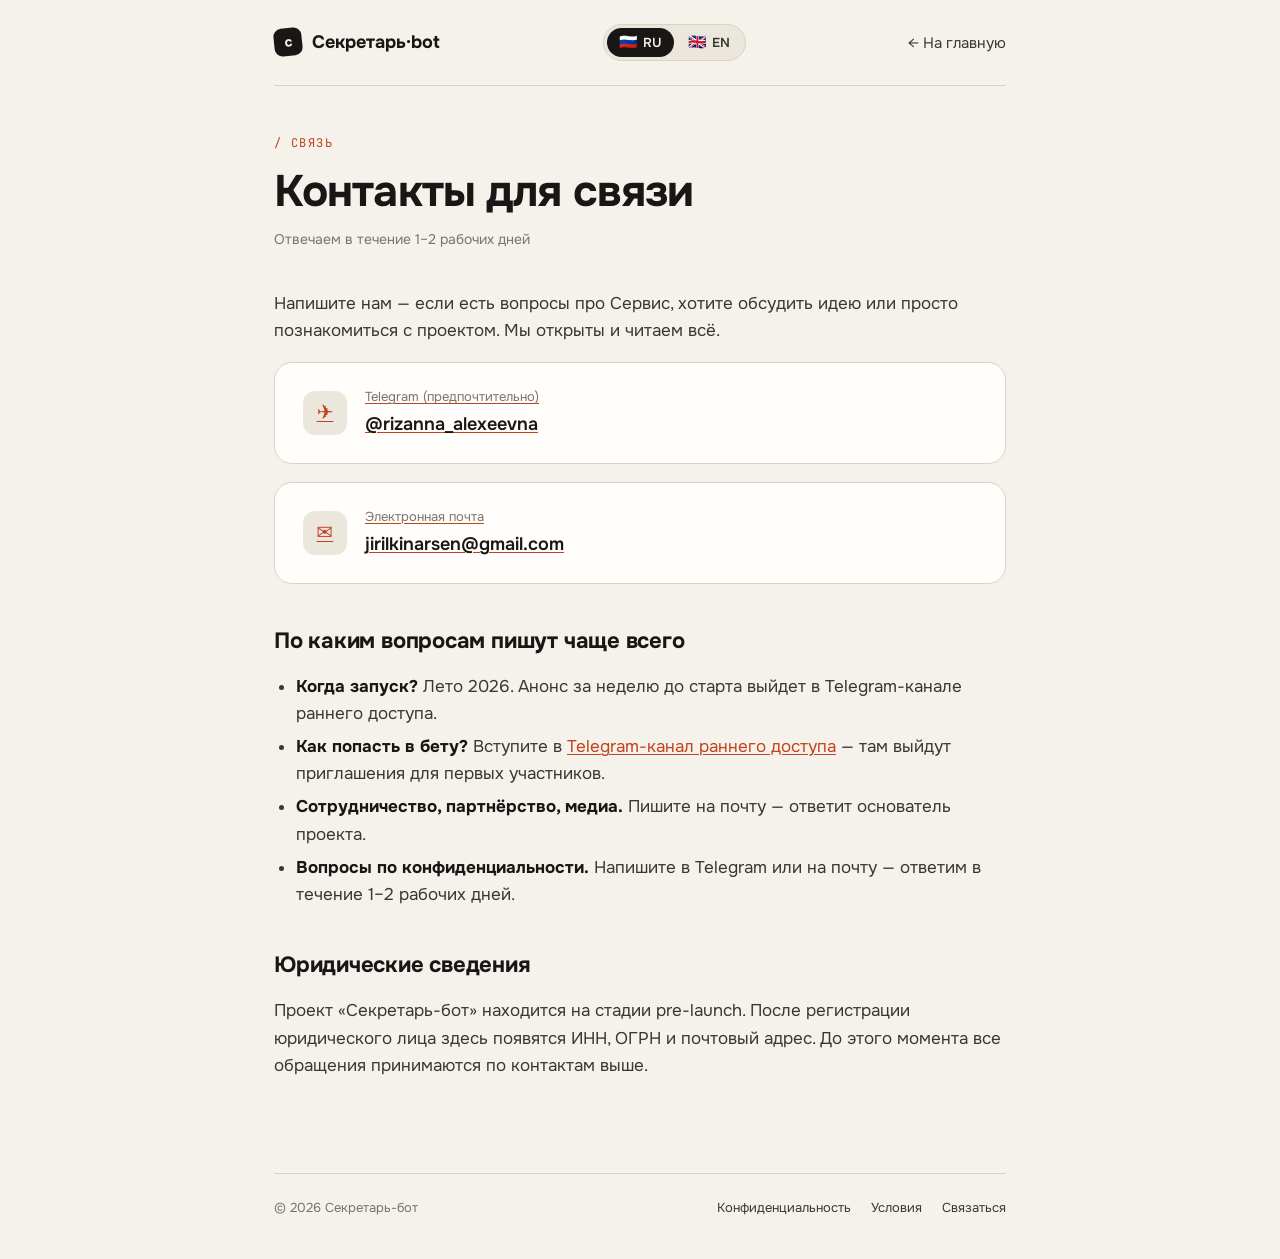
<file: contacts.html>
<!doctype html>
<html lang="ru">
<head>
<meta charset="utf-8">
<title>Контакты — Секретарь-бот</title>
<meta name="viewport" content="width=device-width, initial-scale=1">
<link rel="preconnect" href="https://fonts.googleapis.com">
<link rel="preconnect" href="https://fonts.gstatic.com" crossorigin>
<link href="https://fonts.googleapis.com/css2?family=Onest:wght@300;400;500;600;700&family=JetBrains+Mono:wght@400;500&display=swap" rel="stylesheet">
<link rel="stylesheet" href="legal.css">
</head>
<body>

<div class="wrap">
  <nav class="top">
    <a class="logo" href="./">
      <span class="dot">с</span>
      <span data-t="logoText">Секретарь&middot;bot</span>
    </a>
    <div class="lang-switch" role="group" aria-label="Language">
      <button class="lang-btn active" data-lang="ru" onclick="setLang('ru')"><span class="lang-flag">🇷🇺</span> RU</button>
      <button class="lang-btn"        data-lang="en" onclick="setLang('en')"><span class="lang-flag">🇬🇧</span> EN</button>
    </div>
    <a class="back-link" href="./">
      <span data-t="backLink">← На главную</span>
    </a>
  </nav>

  <header class="page-head">
    <div class="kicker" data-t="kicker">/ Связь</div>
    <h1 data-t="pageH1">Контакты для связи</h1>
    <div class="page-meta" data-t="pageMeta">Отвечаем в течение 1–2 рабочих дней</div>
  </header>

  <main class="content">

    <!-- ═══ RUSSIAN CONTENT ═══ -->
    <div class="lang-content" data-lang-content="ru">
      <p>Напишите нам — если есть вопросы про Сервис, хотите обсудить идею или просто познакомиться с проектом. Мы открыты и читаем всё.</p>

      <a class="contact-card" href="https://t.me/rizanna_alexeevna" target="_blank" rel="noopener">
        <div class="ico">✈</div>
        <div>
          <div class="label">Telegram (предпочтительно)</div>
          <div class="val">@rizanna_alexeevna</div>
        </div>
      </a>

      <a class="contact-card emailCard" href="#" rel="noopener">
        <div class="ico">✉</div>
        <div>
          <div class="label">Электронная почта</div>
          <div class="val emailVal">загрузка…</div>
        </div>
      </a>

      <h2>По каким вопросам пишут чаще всего</h2>
      <ul>
        <li><b>Когда запуск?</b> Лето 2026. Анонс за неделю до старта выйдет в Telegram-канале раннего доступа.</li>
        <li><b>Как попасть в бету?</b> Вступите в <a href="https://t.me/+hn2-lQeRA0phZDcy" target="_blank" rel="noopener">Telegram-канал раннего доступа</a> — там выйдут приглашения для первых участников.</li>
        <li><b>Сотрудничество, партнёрство, медиа.</b> Пишите на почту — ответит основатель проекта.</li>
        <li><b>Вопросы по конфиденциальности.</b> Напишите в Telegram или на почту — ответим в течение 1–2 рабочих дней.</li>
      </ul>

      <h2>Юридические сведения</h2>
      <p>Проект «Секретарь-бот» находится на стадии pre-launch. После регистрации юридического лица здесь появятся ИНН, ОГРН и почтовый адрес. До этого момента все обращения принимаются по&nbsp;контактам выше.</p>
    </div>

    <!-- ═══ ENGLISH CONTENT ═══ -->
    <div class="lang-content" data-lang-content="en" style="display:none">
      <p>Write to us — whether you have questions about the Service, want to discuss an idea, or just get to know the project. We're open and read everything.</p>

      <a class="contact-card" href="https://t.me/rizanna_alexeevna" target="_blank" rel="noopener">
        <div class="ico">✈</div>
        <div>
          <div class="label">Telegram (preferred)</div>
          <div class="val">@rizanna_alexeevna</div>
        </div>
      </a>

      <a class="contact-card emailCard" href="#" rel="noopener">
        <div class="ico">✉</div>
        <div>
          <div class="label">Email</div>
          <div class="val emailVal">loading…</div>
        </div>
      </a>

      <h2>What people usually write about</h2>
      <ul>
        <li><b>When does it launch?</b> Summer 2026. The announcement will go out a week before launch in the Telegram Early Access channel.</li>
        <li><b>How do I get into the beta?</b> Join the <a href="https://t.me/+hn2-lQeRA0phZDcy" target="_blank" rel="noopener">Telegram Early Access channel</a> — invitations for the first users will be posted there.</li>
        <li><b>Partnerships, collaboration, press.</b> Email us — the project founder will reply.</li>
        <li><b>Privacy questions.</b> Write on Telegram or by email — we'll respond within 1–2 business days.</li>
      </ul>

      <h2>Legal information</h2>
      <p>Secretary·bot is in pre-launch. Once we register a legal entity, our registration details and mailing address will appear here. Until then, all inquiries are handled via the contacts above.</p>
    </div>

  </main>

  <footer class="legal-footer">
    <div data-t="footerCopy">© 2026 Секретарь-бот</div>
    <div class="links">
      <a href="privacy.html" data-t="footerPrivacy">Конфиденциальность</a>
      <a href="terms.html"   data-t="footerTerms">Условия</a>
      <a href="contacts.html" data-t="footerContact">Связаться</a>
    </div>
  </footer>
</div>

<script>
// ── i18n ──────────────────────────────────────────────────────────────────────
const T = {
  ru: {
    pageTitle:    'Контакты — Секретарь-бот',
    logoText:     'Секретарь&middot;bot',
    backLink:     '← На главную',
    kicker:       '/ Связь',
    pageH1:       'Контакты для связи',
    pageMeta:     'Отвечаем в течение 1–2 рабочих дней',    footerCopy:   '© 2026 Секретарь-бот',
    footerPrivacy:'Конфиденциальность',
    footerTerms:  'Условия',
    footerContact:'Связаться',
  },
  en: {
    pageTitle:    'Contact — Secretary·bot',
    logoText:     'Secretary&middot;bot',
    backLink:     '← Home',
    kicker:       '/ Contact',
    pageH1:       'Get in touch',
    pageMeta:     'We usually reply within 1–2 business days',
    footerCopy:   '© 2026 Secretary·bot',
    footerPrivacy:'Privacy',
    footerTerms:  'Terms',
    footerContact:'Contact',
  }
};

function applyLang(lang){
  document.querySelectorAll('[data-t]').forEach(el => {
    const k = el.getAttribute('data-t');
    if (T[lang]?.[k] !== undefined) el.innerHTML = T[lang][k];
  });
  document.querySelectorAll('.lang-content').forEach(el => {
    el.style.display = el.getAttribute('data-lang-content') === lang ? '' : 'none';
  });
  document.querySelectorAll('.lang-btn').forEach(b => {
    b.classList.toggle('active', b.dataset.lang === lang);
  });
  document.documentElement.lang = lang;
  document.title = T[lang].pageTitle;
}

function setLang(lang){
  localStorage.setItem('lang', lang);
  applyLang(lang);
}

// ── Email obfuscation (applies to all .emailCard / .emailVal in both langs) ──
(function(){
  const addr = ['jirilkin','arsen'].join('') + '\u0040' + ['gmail','com'].join('.');
  document.querySelectorAll('.emailCard').forEach(el => { el.href = 'mailto:' + addr; });
  document.querySelectorAll('.emailVal').forEach(el => { el.textContent = addr; });
})();

// ── Init ──────────────────────────────────────────────────────────────────────
applyLang(localStorage.getItem('lang') || 'ru');
</script>

</body>
</html>
</file>
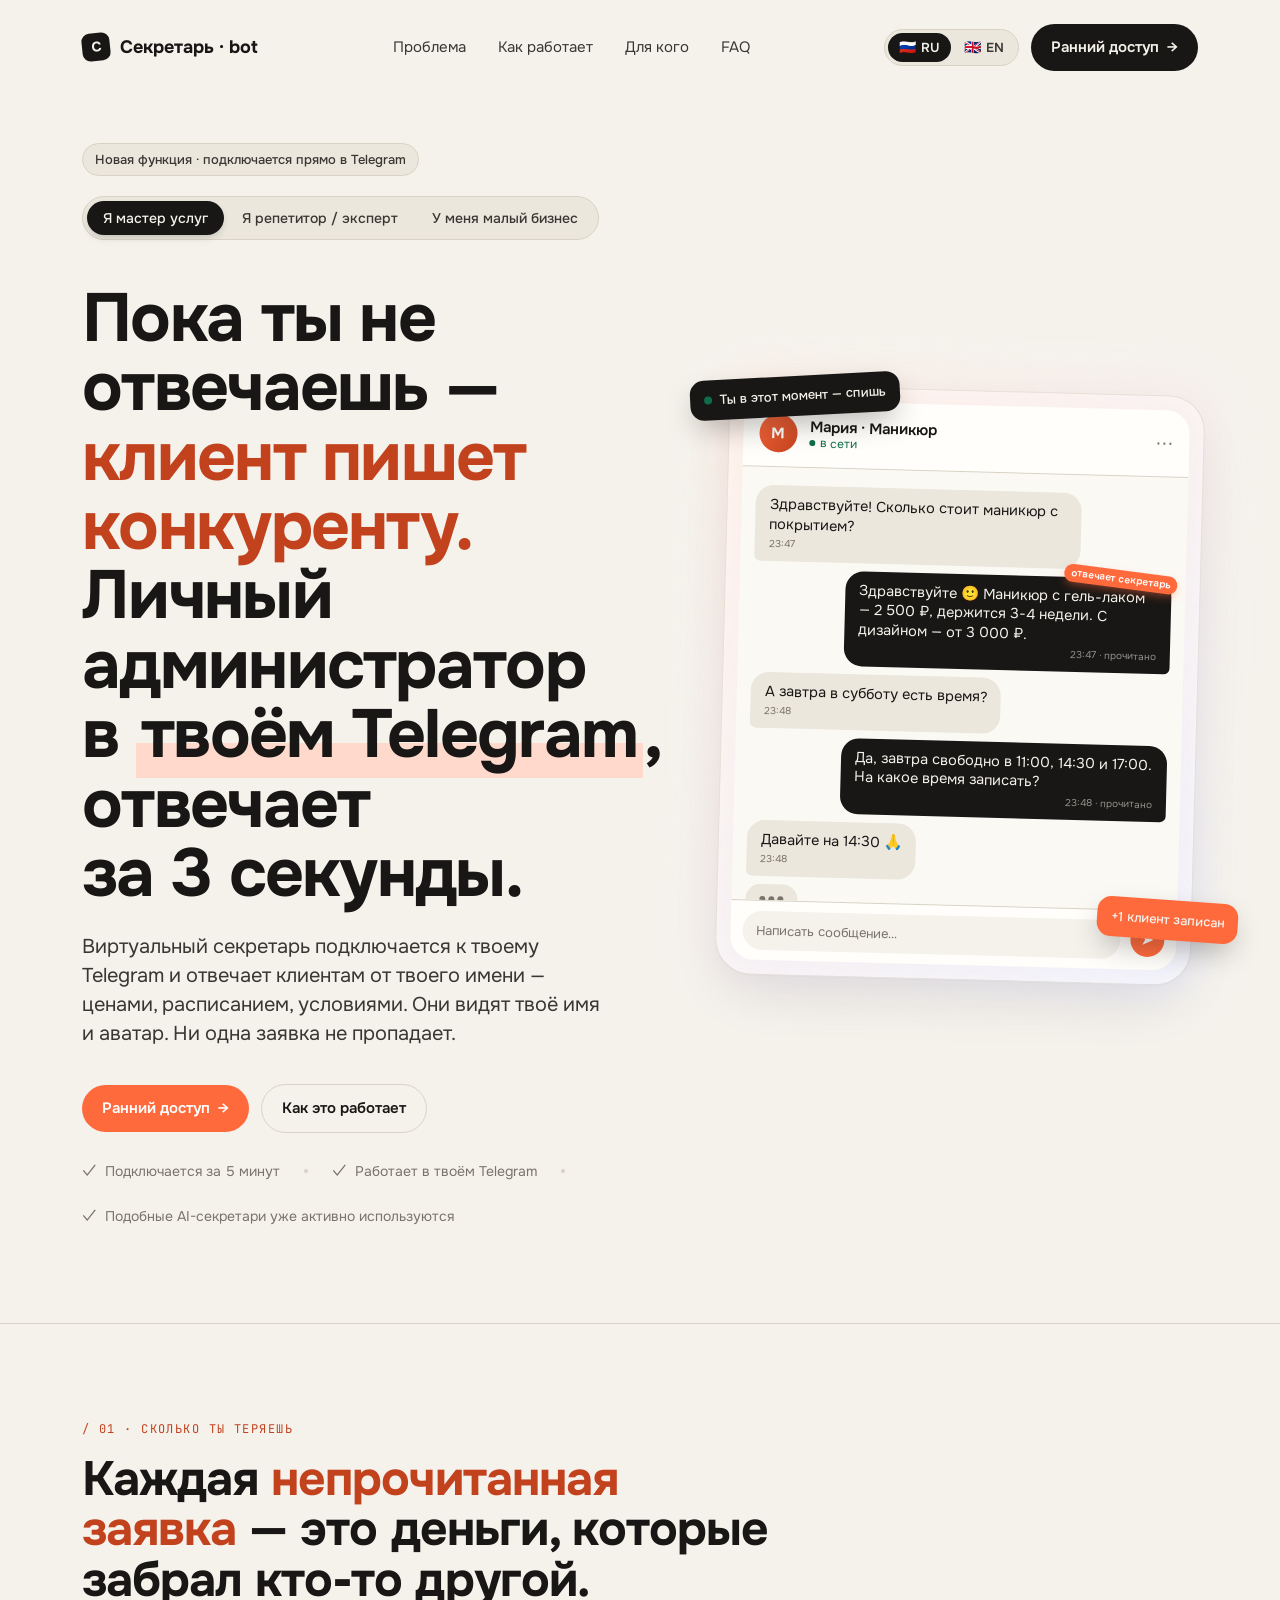
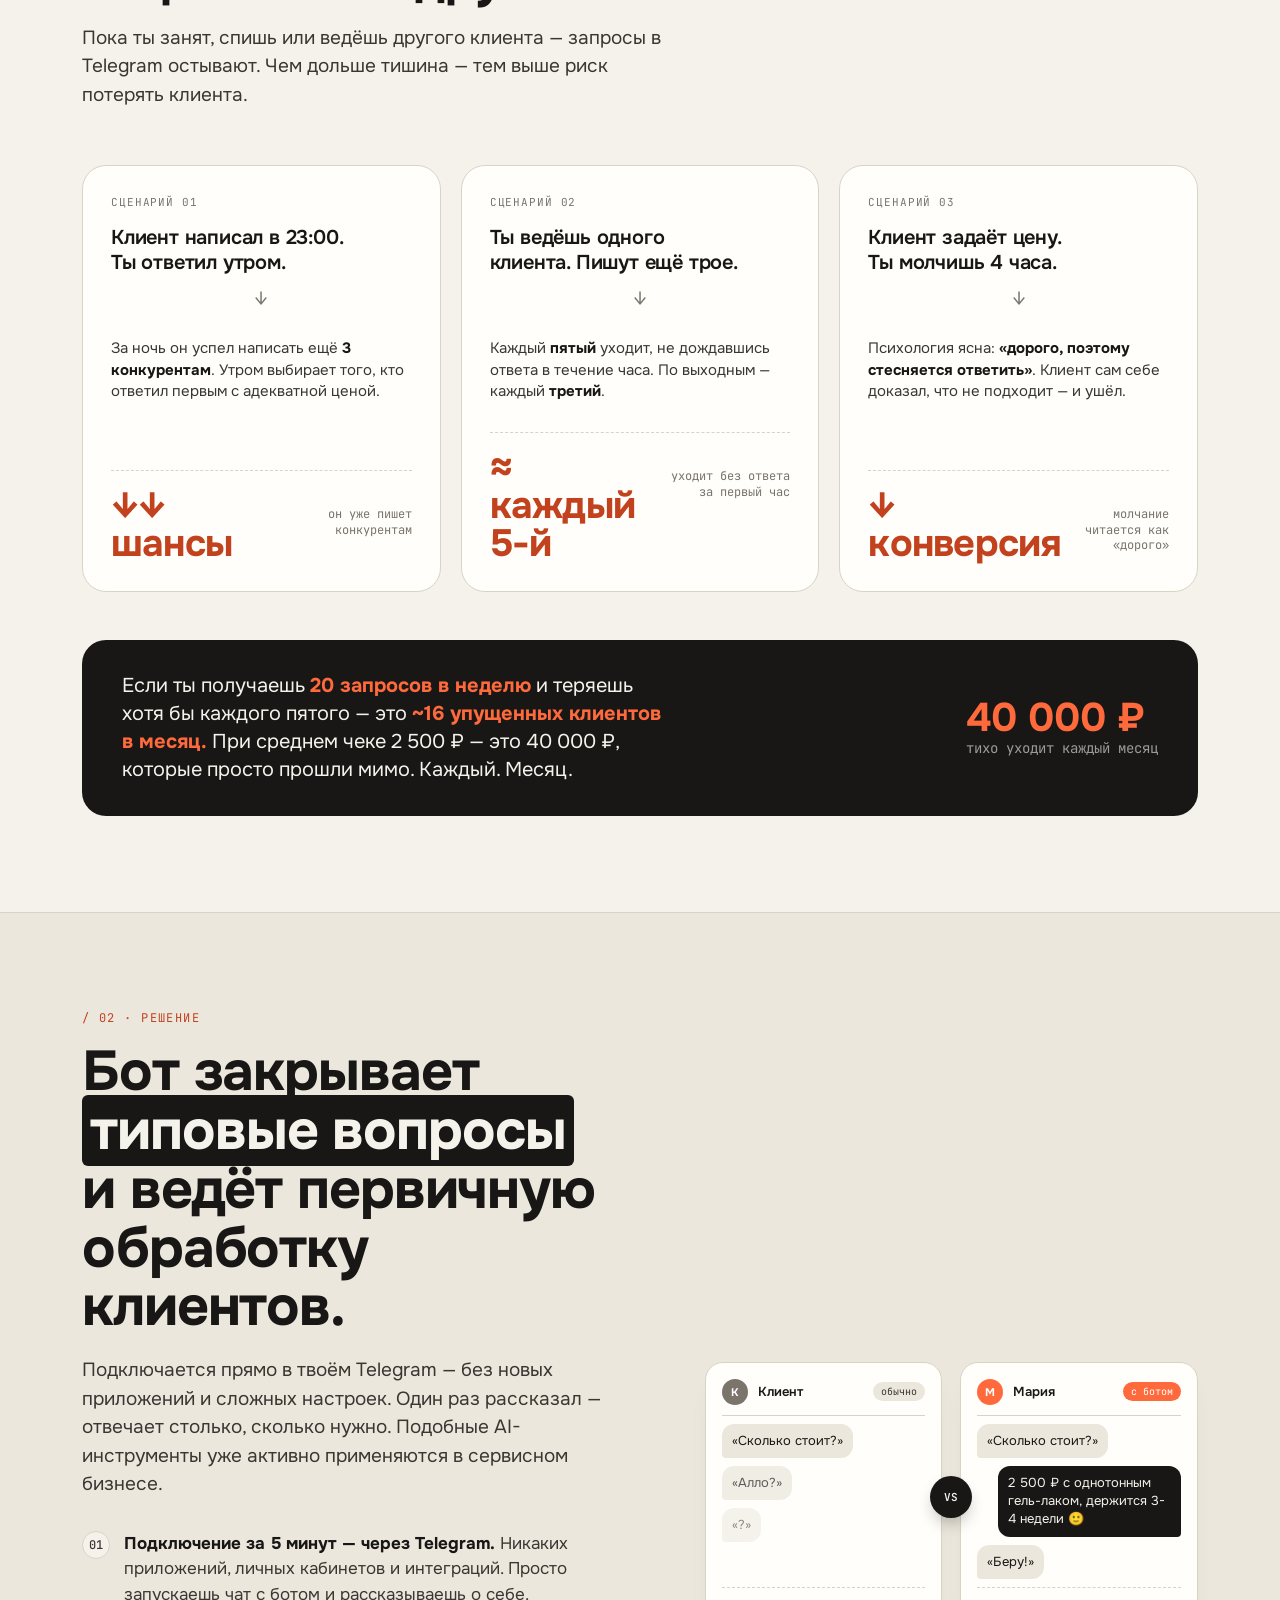
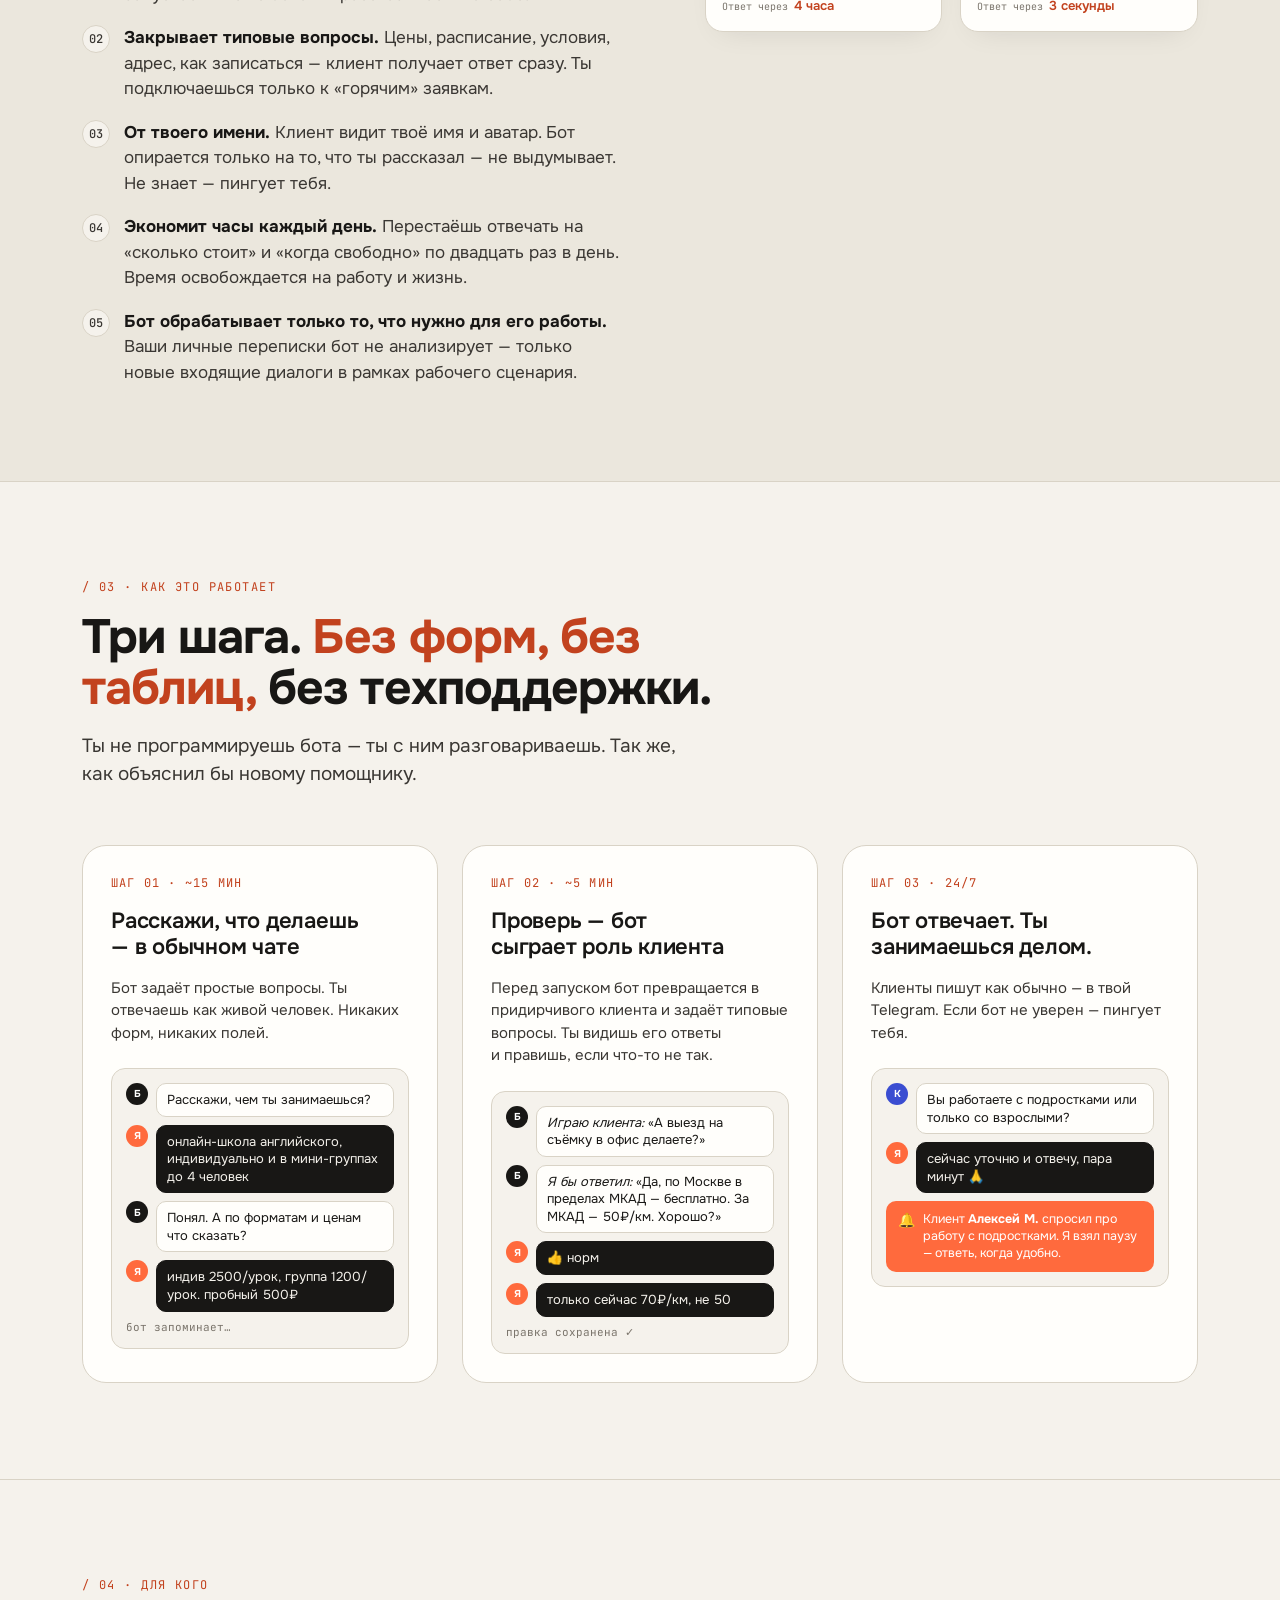
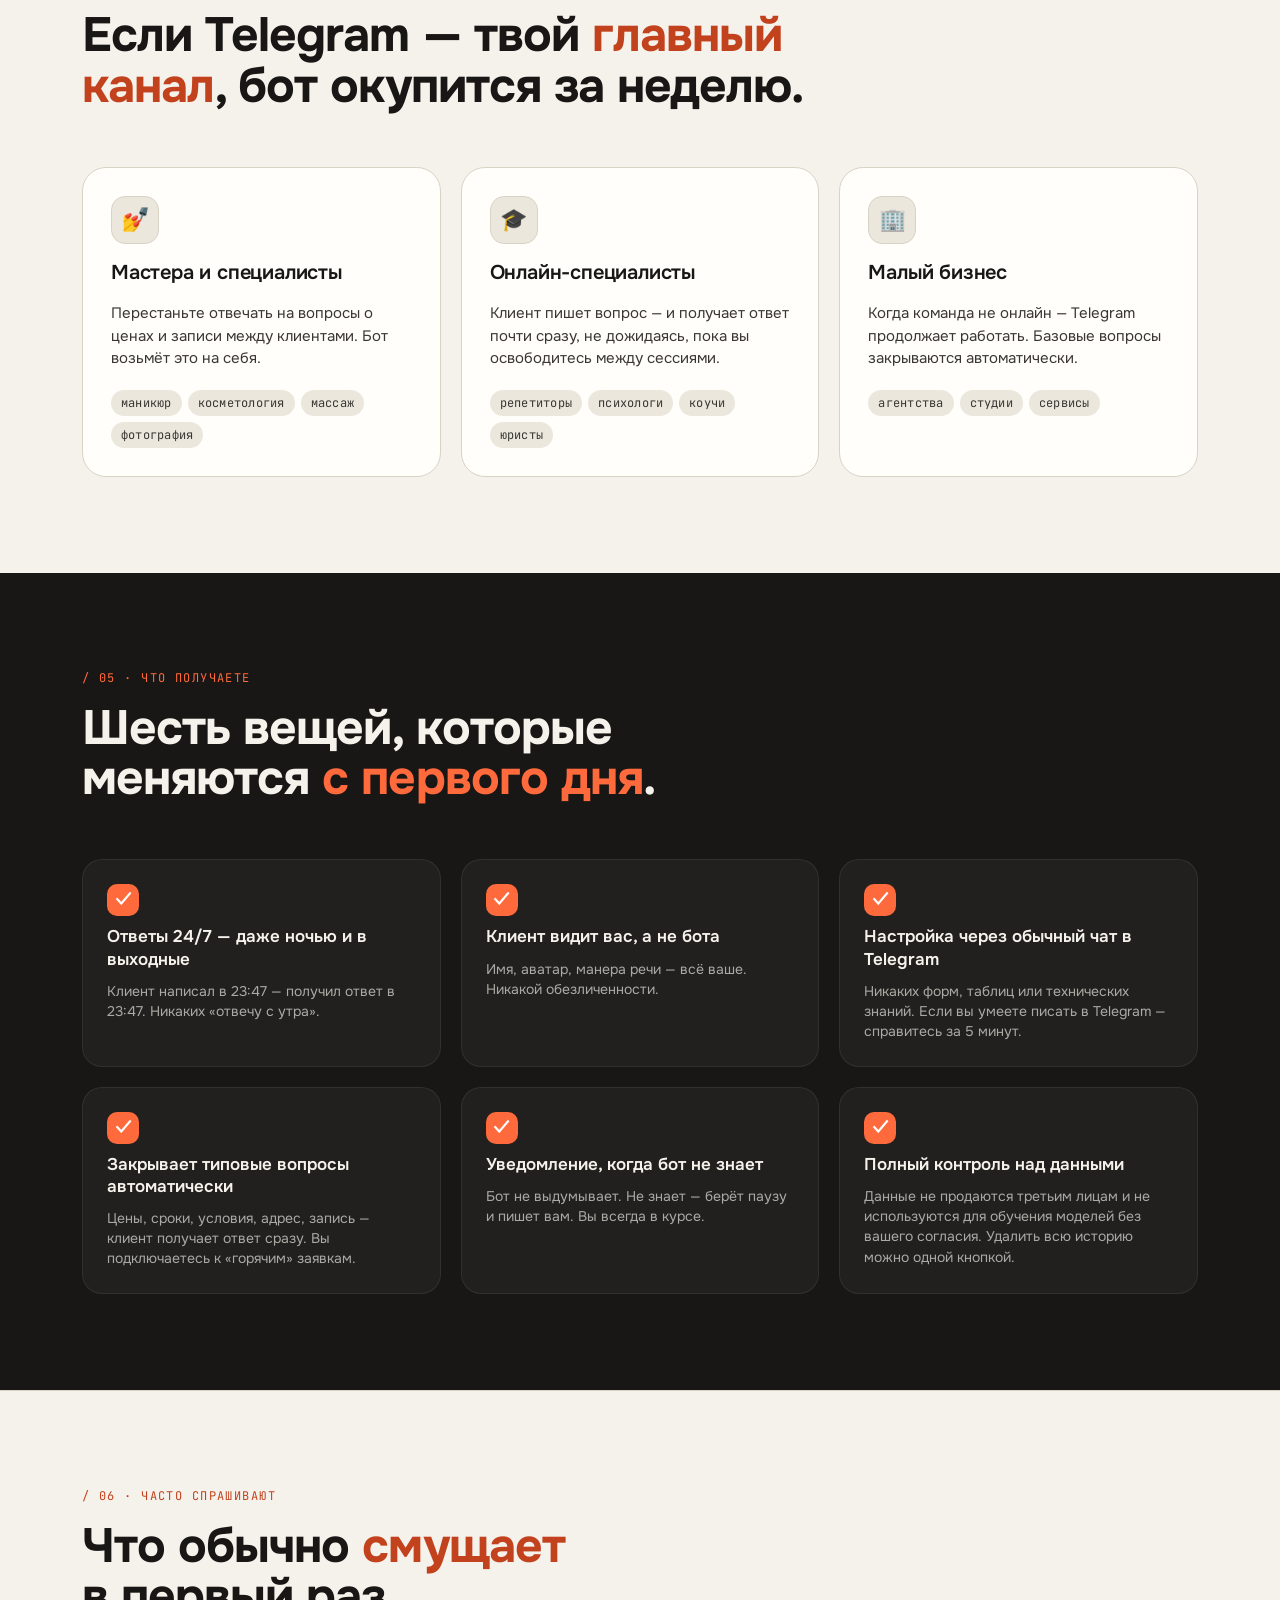
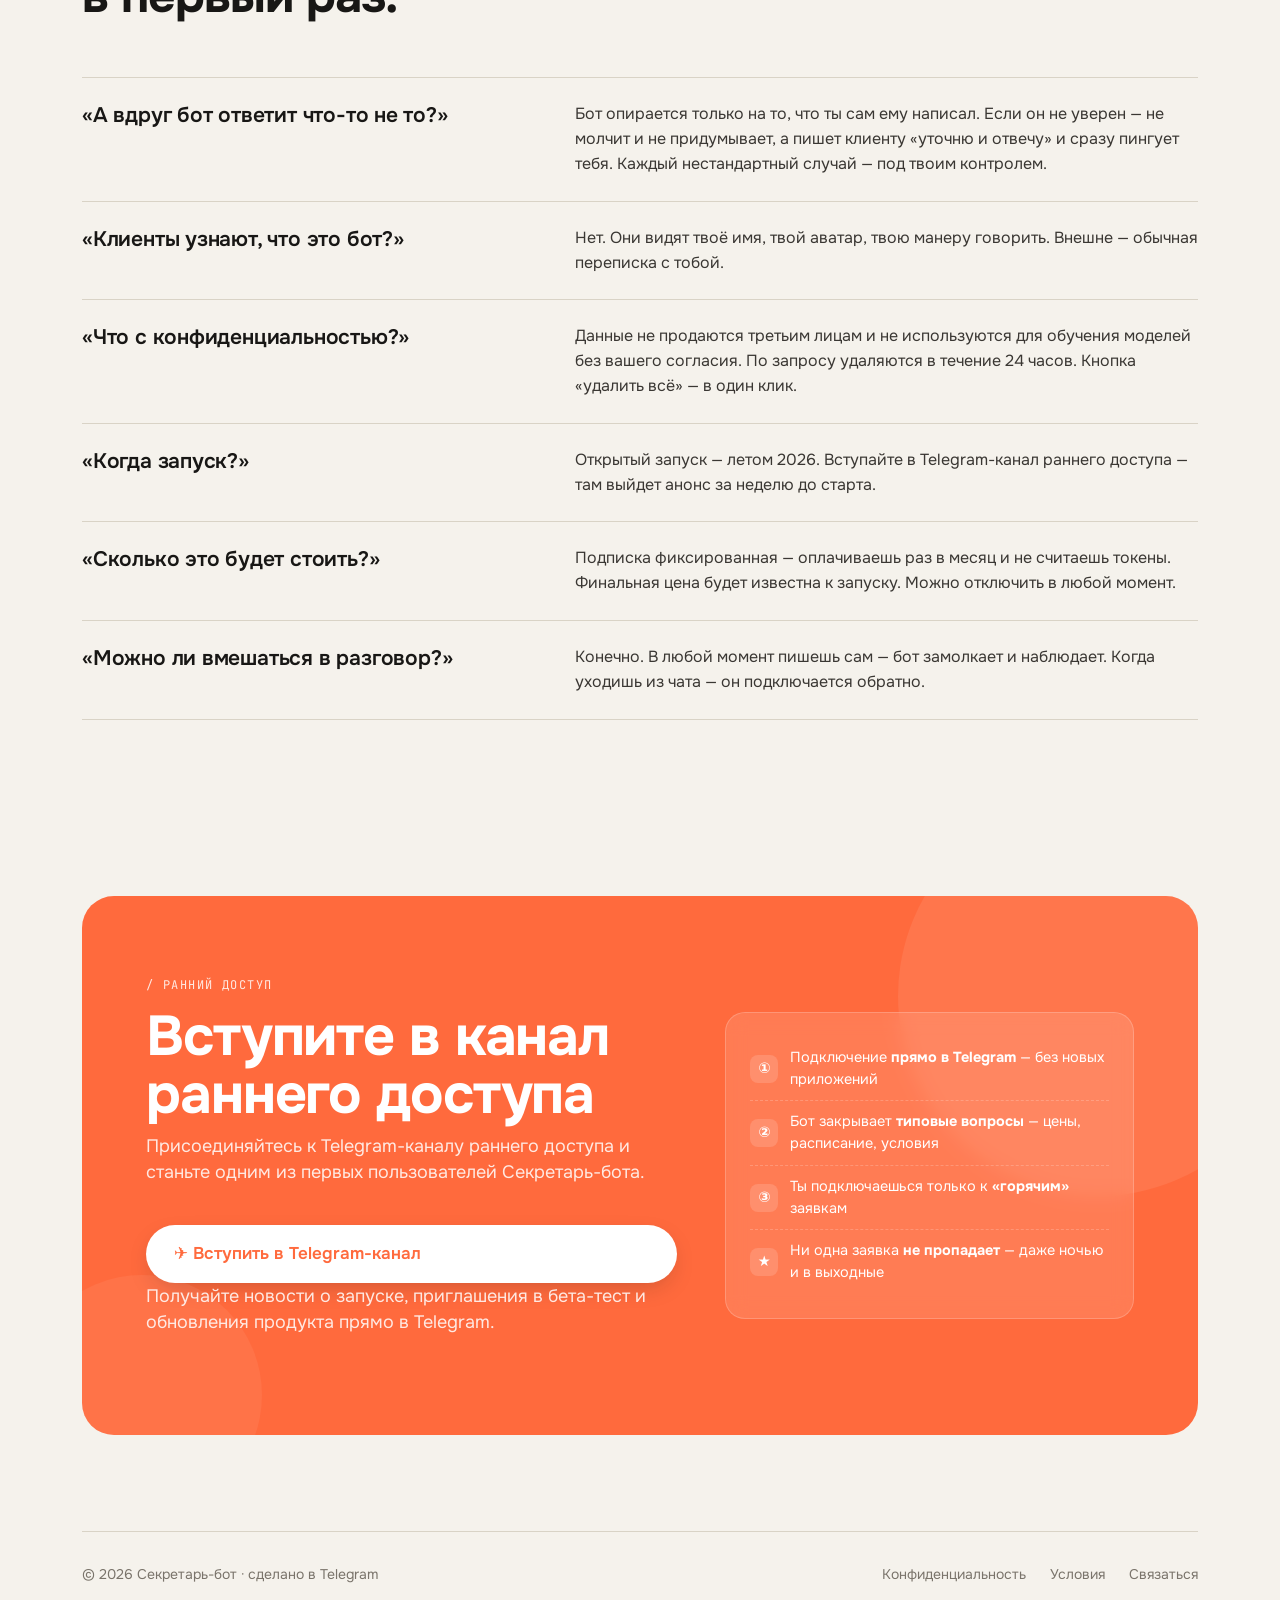
<file: Landing.html>
<!doctype html>
<html lang="ru">
<head>
<meta charset="utf-8">
<title>Секретарь-бот</title>
<meta http-equiv="refresh" content="0;url=./">
<link rel="canonical" href="./">
</head>
<body>
<script>window.location.replace('./');</script>
</body>
</html>
</file>
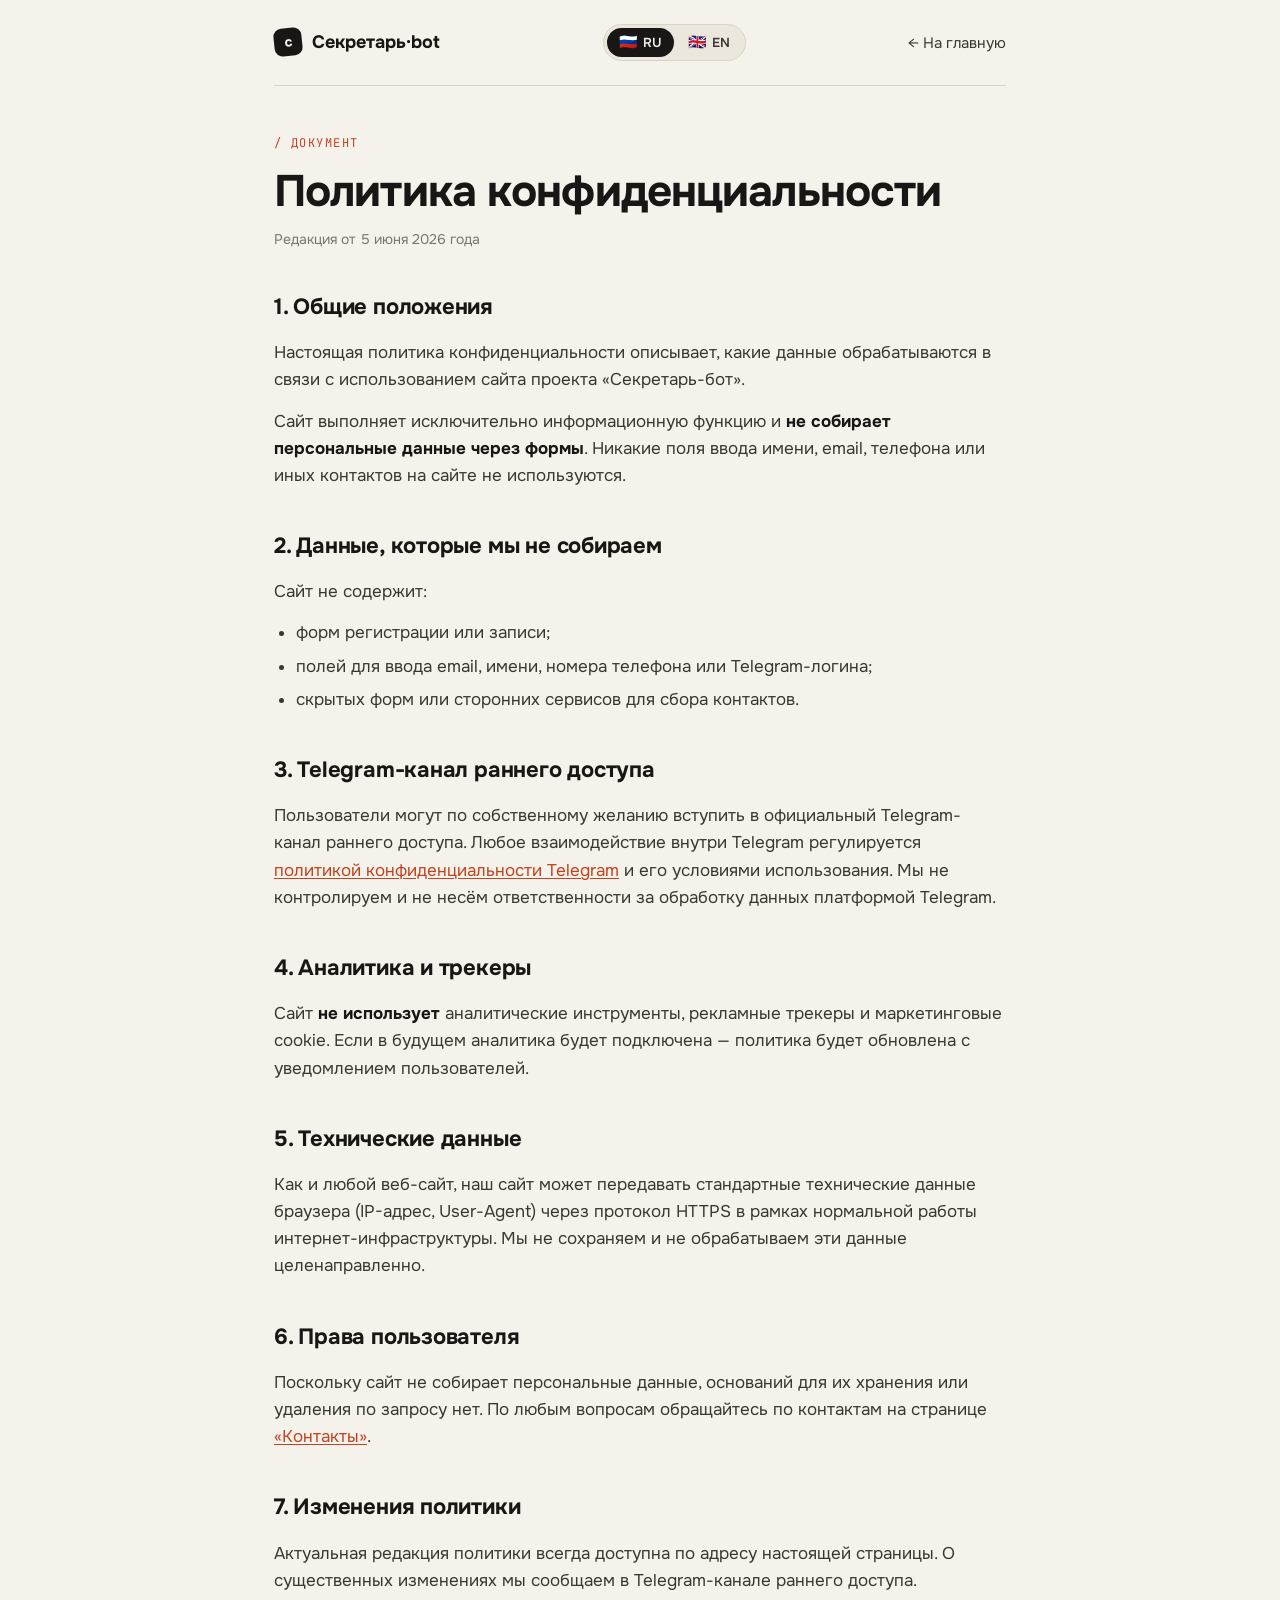
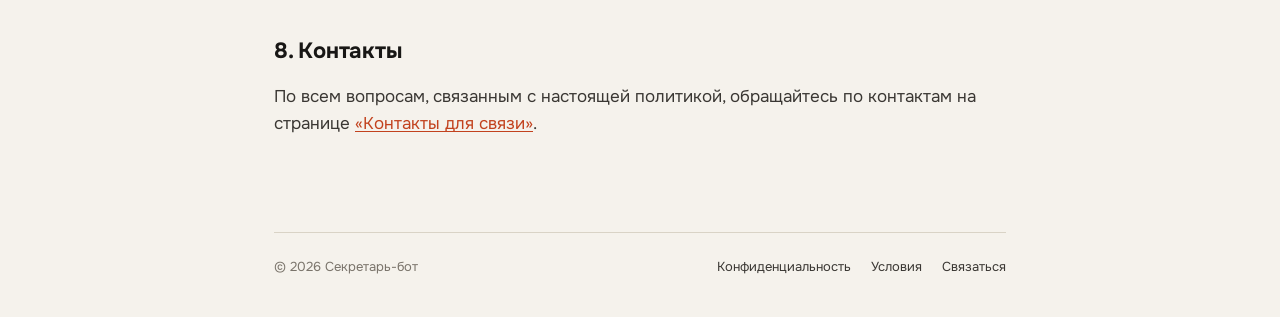
<file: privacy.html>
<!doctype html>
<html lang="ru">
<head>
<meta charset="utf-8">
<title>Политика конфиденциальности — Секретарь-бот</title>
<meta name="viewport" content="width=device-width, initial-scale=1">
<link rel="preconnect" href="https://fonts.googleapis.com">
<link rel="preconnect" href="https://fonts.gstatic.com" crossorigin>
<link href="https://fonts.googleapis.com/css2?family=Onest:wght@300;400;500;600;700&family=JetBrains+Mono:wght@400;500&display=swap" rel="stylesheet">
<link rel="stylesheet" href="legal.css">
</head>
<body>
<div class="wrap">
  <nav class="top">
    <a class="logo" href="./">
      <span class="dot">с</span>
      <span data-t="logoText">Секретарь&middot;bot</span>
    </a>
    <div class="lang-switch" role="group" aria-label="Language">
      <button class="lang-btn active" data-lang="ru" onclick="setLang('ru')"><span class="lang-flag">&#x1F1F7;&#x1F1FA;</span> RU</button>
      <button class="lang-btn"        data-lang="en" onclick="setLang('en')"><span class="lang-flag">&#x1F1EC;&#x1F1E7;</span> EN</button>
    </div>
    <a class="back-link" href="./">
      <span data-t="backLink">&#8592; На главную</span>
    </a>
  </nav>
  <header class="page-head">
    <div class="kicker" data-t="kicker">/ Документ</div>
    <h1 data-t="pageH1">Политика конфиденциальности</h1>
    <div class="page-meta" data-t="pageMeta">Редакция от 28 мая 2026 года</div>
  </header>
  <main class="content">

    <div class="lang-content" data-lang-content="ru">
      <h2>1. Общие положения</h2>
      <p>Настоящая политика конфиденциальности описывает, какие данные обрабатываются в связи с использованием сайта проекта «Секретарь-бот».</p>
      <p>Сайт выполняет исключительно информационную функцию и <b>не собирает персональные данные через формы</b>. Никакие поля ввода имени, email, телефона или иных контактов на сайте не используются.</p>

      <h2>2. Данные, которые мы не собираем</h2>
      <p>Сайт не содержит:</p>
      <ul>
        <li>форм регистрации или записи;</li>
        <li>полей для ввода email, имени, номера телефона или Telegram-логина;</li>
        <li>скрытых форм или сторонних сервисов для сбора контактов.</li>
      </ul>

      <h2>3. Telegram-канал раннего доступа</h2>
      <p>Пользователи могут по собственному желанию вступить в официальный Telegram-канал раннего доступа. Любое взаимодействие внутри Telegram регулируется <a href="https://telegram.org/privacy" target="_blank" rel="noopener">политикой конфиденциальности Telegram</a> и его условиями использования. Мы не контролируем и не несём ответственности за обработку данных платформой Telegram.</p>

      <h2>4. Аналитика и трекеры</h2>
      <p>Сайт <b>не использует</b> аналитические инструменты, рекламные трекеры и маркетинговые cookie. Если в будущем аналитика будет подключена — политика будет обновлена с уведомлением пользователей.</p>

      <h2>5. Технические данные</h2>
      <p>Как и любой веб-сайт, наш сайт может передавать стандартные технические данные браузера (IP-адрес, User-Agent) через протокол HTTPS в рамках нормальной работы интернет-инфраструктуры. Мы не сохраняем и не обрабатываем эти данные целенаправленно.</p>

      <h2>6. Права пользователя</h2>
      <p>Поскольку сайт не собирает персональные данные, оснований для их хранения или удаления по запросу нет. По любым вопросам обращайтесь по контактам на странице <a href="contacts.html">«Контакты»</a>.</p>

      <h2>7. Изменения политики</h2>
      <p>Актуальная редакция политики всегда доступна по адресу настоящей страницы. О существенных изменениях мы сообщаем в Telegram-канале раннего доступа.</p>

      <h2>8. Контакты</h2>
      <p>По всем вопросам, связанным с настоящей политикой, обращайтесь по контактам на странице <a href="contacts.html">«Контакты для связи»</a>.</p>
    </div>

    <div class="lang-content" data-lang-content="en" style="display:none">
      <h2>1. General</h2>
      <p>This privacy policy describes how data is handled in connection with the Secretary·bot project website.</p>
      <p>The website serves an informational purpose only and <b>does not collect personal data through forms</b>. There are no input fields for names, email addresses, phone numbers, or other contact details on this website.</p>

      <h2>2. Data we do not collect</h2>
      <p>The website does not contain:</p>
      <ul>
        <li>registration or sign-up forms;</li>
        <li>fields for entering email addresses, names, phone numbers, or Telegram usernames;</li>
        <li>hidden forms or third-party contact collection services.</li>
      </ul>

      <h2>3. Telegram Early Access channel</h2>
      <p>Users may voluntarily join the official Telegram Early Access channel. Any interaction inside Telegram is governed by <a href="https://telegram.org/privacy" target="_blank" rel="noopener">Telegram's own privacy policy</a> and terms of service. We do not control and are not responsible for how Telegram processes user data.</p>

      <h2>4. Analytics and trackers</h2>
      <p>This website <b>does not use</b> analytics tools, advertising trackers, or marketing cookies. If analytics are added in the future, this policy will be updated and users will be notified.</p>

      <h2>5. Technical data</h2>
      <p>Like any website, ours may transmit standard browser technical data (IP address, User-Agent) over HTTPS as part of normal internet infrastructure. We do not intentionally store or process this data.</p>

      <h2>6. Your rights</h2>
      <p>Since the website does not collect personal data, there is no basis for storing or deleting it on request. For any questions, please contact us via the <a href="contacts.html">Contacts</a> page.</p>

      <h2>7. Policy changes</h2>
      <p>The current version of this policy is always available at this page. Significant changes will be announced in the Telegram Early Access channel.</p>

      <h2>8. Contact</h2>
      <p>For all questions related to this policy, please contact us via the <a href="contacts.html">Contacts</a> page.</p>
    </div>

  </main>
  <footer class="legal-footer">
    <div data-t="footerCopy">&#169; 2026 Секретарь-бот</div>
    <div class="links">
      <a href="privacy.html"  data-t="footerPrivacy">Конфиденциальность</a>
      <a href="terms.html"    data-t="footerTerms">Условия</a>
      <a href="contacts.html" data-t="footerContact">Связаться</a>
    </div>
  </footer>
</div>
<script>
const T={ru:{pageTitle:"Политика конфиденциальности — Секретарь-бот",logoText:"Секретарь&middot;bot",backLink:"&#8592; На главную",kicker:"/ Документ",pageH1:"Политика конфиденциальности",pageMeta:"Редакция от 5 июня 2026 года",footerCopy:"&#169; 2026 Секретарь-бот",footerPrivacy:"Конфиденциальность",footerTerms:"Условия",footerContact:"Связаться"},en:{pageTitle:"Privacy Policy — Secretary·bot",logoText:"Secretary&middot;bot",backLink:"&#8592; Home",kicker:"/ Document",pageH1:"Privacy Policy",pageMeta:"Last updated June 5, 2026",footerCopy:"&#169; 2026 Secretary&#183;bot",footerPrivacy:"Privacy",footerTerms:"Terms",footerContact:"Contact"}};
function applyLang(l){document.querySelectorAll("[data-t]").forEach(e=>{const k=e.getAttribute("data-t");if(T[l]?.[k]!==undefined)e.innerHTML=T[l][k]});document.querySelectorAll(".lang-content").forEach(e=>{e.style.display=e.getAttribute("data-lang-content")===l?"":"none"});document.querySelectorAll(".lang-btn").forEach(b=>{b.classList.toggle("active",b.dataset.lang===l)});document.documentElement.lang=l;document.title=T[l].pageTitle}
function setLang(l){localStorage.setItem("lang",l);applyLang(l)}
applyLang(localStorage.getItem("lang")||"ru");
</script>
</body>
</html>
</file>
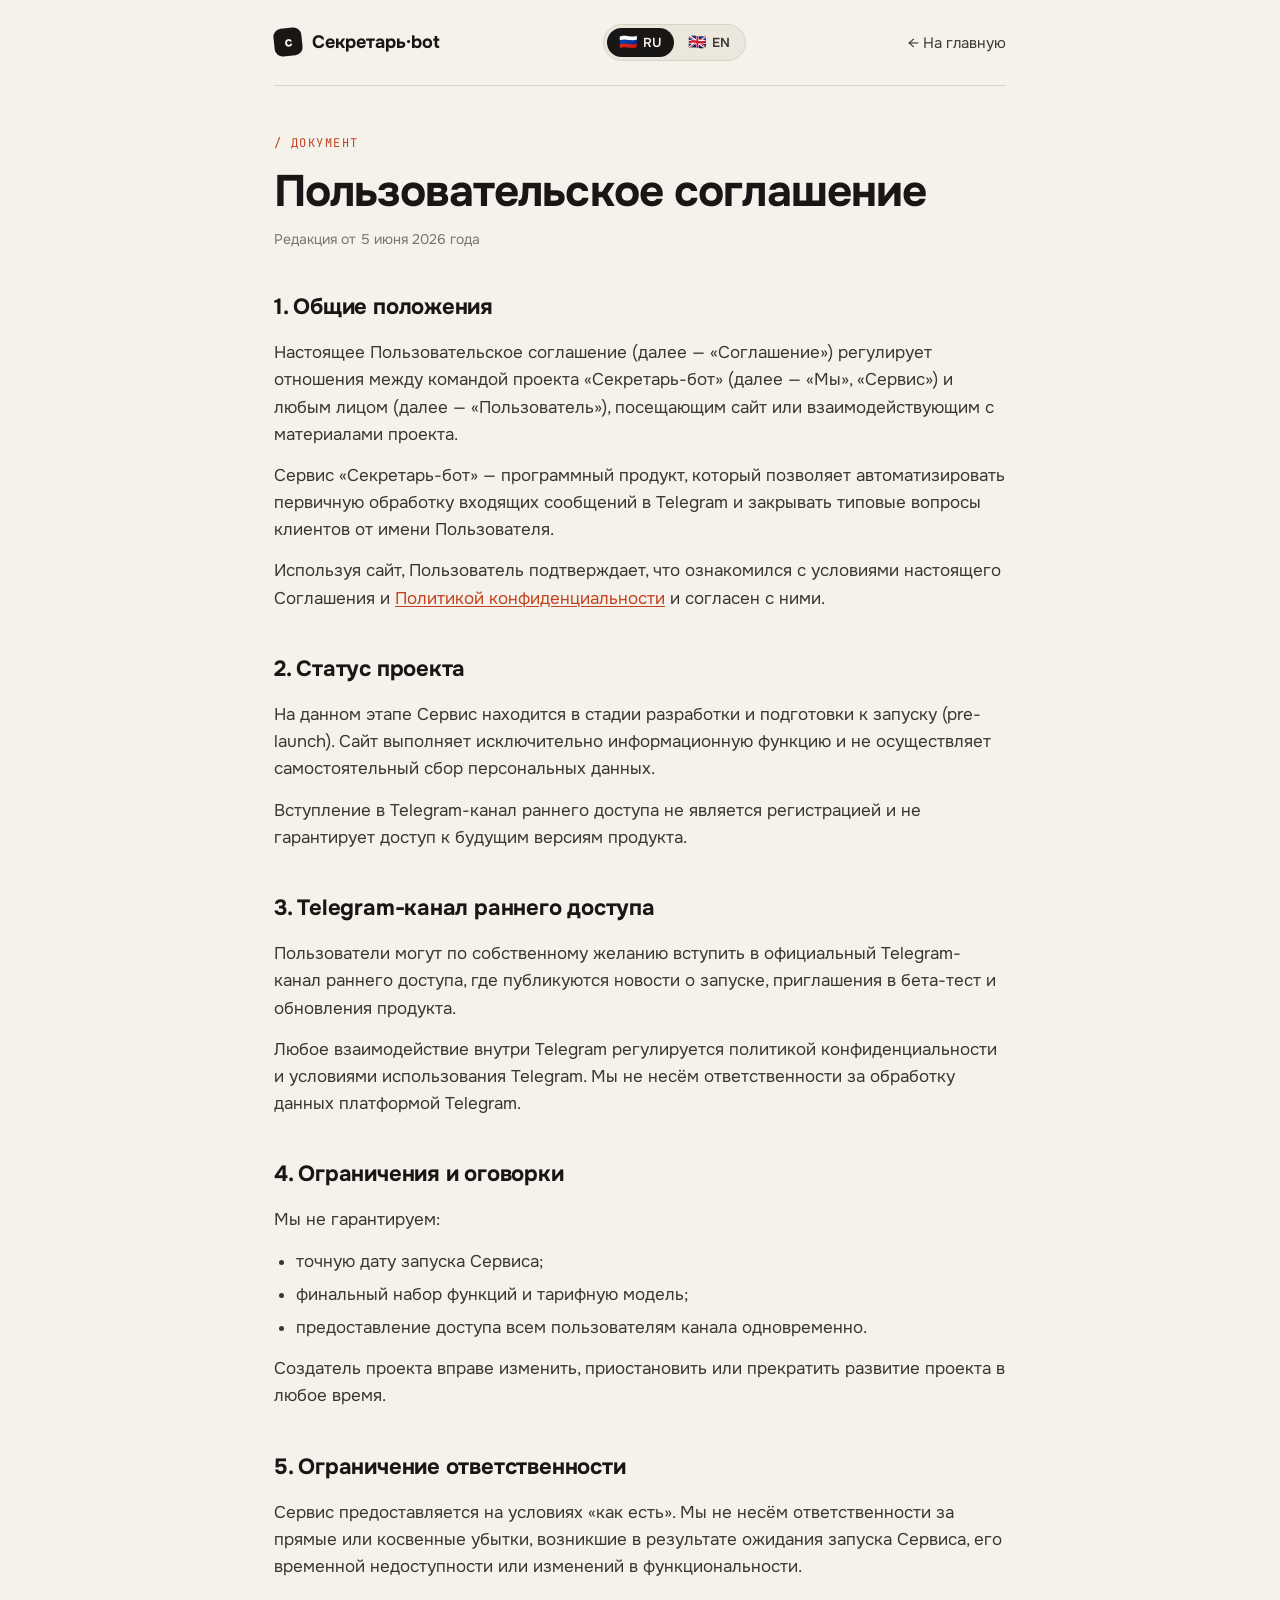
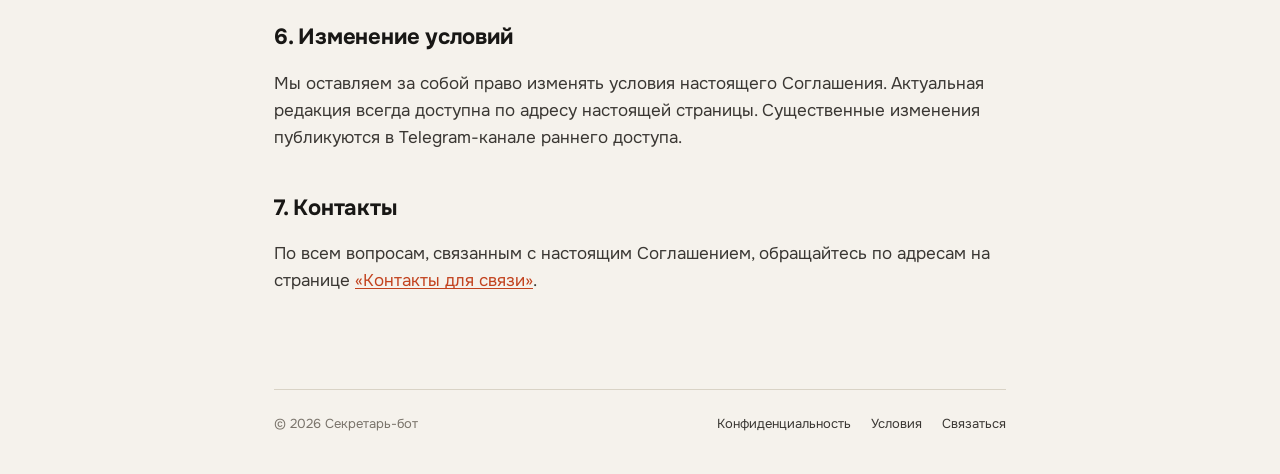
<file: terms.html>
<!doctype html>
<html lang="ru">
<head>
<meta charset="utf-8">
<title>Пользовательское соглашение — Секретарь-бот</title>
<meta name="viewport" content="width=device-width, initial-scale=1">
<link rel="preconnect" href="https://fonts.googleapis.com">
<link rel="preconnect" href="https://fonts.gstatic.com" crossorigin>
<link href="https://fonts.googleapis.com/css2?family=Onest:wght@300;400;500;600;700&family=JetBrains+Mono:wght@400;500&display=swap" rel="stylesheet">
<link rel="stylesheet" href="legal.css">
</head>
<body>
<div class="wrap">
  <nav class="top">
    <a class="logo" href="./">
      <span class="dot">с</span>
      <span data-t="logoText">Секретарь&middot;bot</span>
    </a>
    <div class="lang-switch" role="group" aria-label="Language">
      <button class="lang-btn active" data-lang="ru" onclick="setLang('ru')"><span class="lang-flag">&#x1F1F7;&#x1F1FA;</span> RU</button>
      <button class="lang-btn"        data-lang="en" onclick="setLang('en')"><span class="lang-flag">&#x1F1EC;&#x1F1E7;</span> EN</button>
    </div>
    <a class="back-link" href="./">
      <span data-t="backLink">&#8592; На главную</span>
    </a>
  </nav>
  <header class="page-head">
    <div class="kicker" data-t="kicker">/ Документ</div>
    <h1 data-t="pageH1">Пользовательское соглашение</h1>
    <div class="page-meta" data-t="pageMeta">Редакция от 28 мая 2026 года</div>
  </header>
  <main class="content">
    <div class="lang-content" data-lang-content="ru">
      <h2>1. Общие положения</h2>
      <p>Настоящее Пользовательское соглашение (далее — «Соглашение») регулирует отношения между командой проекта «Секретарь-бот» (далее — «Мы», «Сервис») и любым лицом (далее — «Пользователь»), посещающим сайт или взаимодействующим с материалами проекта.</p>
      <p>Сервис «Секретарь-бот» — программный продукт, который позволяет автоматизировать первичную обработку входящих сообщений в Telegram и закрывать типовые вопросы клиентов от имени Пользователя.</p>
      <p>Используя сайт, Пользователь подтверждает, что ознакомился с условиями настоящего Соглашения и <a href="privacy.html">Политикой конфиденциальности</a> и согласен с ними.</p>

      <h2>2. Статус проекта</h2>
      <p>На данном этапе Сервис находится в стадии разработки и подготовки к запуску (pre-launch). Сайт выполняет исключительно информационную функцию и не осуществляет самостоятельный сбор персональных данных.</p>
      <p>Вступление в Telegram-канал раннего доступа не является регистрацией и не гарантирует доступ к будущим версиям продукта.</p>

      <h2>3. Telegram-канал раннего доступа</h2>
      <p>Пользователи могут по собственному желанию вступить в официальный Telegram-канал раннего доступа, где публикуются новости о запуске, приглашения в бета-тест и обновления продукта.</p>
      <p>Любое взаимодействие внутри Telegram регулируется политикой конфиденциальности и условиями использования Telegram. Мы не несём ответственности за обработку данных платформой Telegram.</p>

      <h2>4. Ограничения и оговорки</h2>
      <p>Мы не гарантируем:</p>
      <ul>
        <li>точную дату запуска Сервиса;</li>
        <li>финальный набор функций и тарифную модель;</li>
        <li>предоставление доступа всем пользователям канала одновременно.</li>
      </ul>
      <p>Создатель проекта вправе изменить, приостановить или прекратить развитие проекта в любое время.</p>

      <h2>5. Ограничение ответственности</h2>
      <p>Сервис предоставляется на условиях «как есть». Мы не несём ответственности за прямые или косвенные убытки, возникшие в результате ожидания запуска Сервиса, его временной недоступности или изменений в функциональности.</p>

      <h2>6. Изменение условий</h2>
      <p>Мы оставляем за собой право изменять условия настоящего Соглашения. Актуальная редакция всегда доступна по адресу настоящей страницы. Существенные изменения публикуются в Telegram-канале раннего доступа.</p>

      <h2>7. Контакты</h2>
      <p>По всем вопросам, связанным с настоящим Соглашением, обращайтесь по адресам на странице <a href="contacts.html">«Контакты для связи»</a>.</p>
    </div>

    <div class="lang-content" data-lang-content="en" style="display:none">
      <h2>1. General provisions</h2>
      <p>This Terms of Service ("Agreement") governs the relationship between the Secretary&#183;bot project team ("We", "Service") and any person ("User") who visits the website or interacts with project materials.</p>
      <p>Secretary&#183;bot is a software product that automates first-response handling of incoming Telegram messages and resolves routine client questions on behalf of the User.</p>
      <p>By using the website, the User confirms they have read and agreed to the terms of this Agreement and the <a href="privacy.html">Privacy Policy</a>.</p>

      <h2>2. Project status</h2>
      <p>Secretary&#183;bot is currently in development and pre-launch. The website serves an informational purpose only and does not independently collect personal data.</p>
      <p>Joining the Telegram Early Access channel does not constitute registration and does not guarantee access to future versions of the product.</p>

      <h2>3. Telegram Early Access channel</h2>
      <p>Users may voluntarily join the official Telegram Early Access channel, where launch news, beta invitations, and product updates are published.</p>
      <p>Any interaction inside Telegram is governed by Telegram's own privacy policy and terms of service. We are not responsible for how data is processed by the Telegram platform.</p>

      <h2>4. Limitations and disclaimers</h2>
      <p>We do not guarantee:</p>
      <ul>
        <li>an exact launch date for the Service;</li>
        <li>the final feature set or pricing model;</li>
        <li>simultaneous access for all channel members.</li>
      </ul>
      <p>The creator may modify, suspend, or discontinue the project at any time.</p>

      <h2>5. Limitation of liability</h2>
      <p>The Service is provided "as is". We are not liable for direct or indirect losses arising from waiting for the Service launch, its temporary unavailability, or changes to its functionality.</p>

      <h2>6. Changes to the Agreement</h2>
      <p>We reserve the right to modify the terms of this Agreement. The current version is always available at this page. Significant changes will be announced in the Telegram Early Access channel.</p>

      <h2>7. Contact</h2>
      <p>For all questions related to this Agreement, please contact us via the <a href="contacts.html">Contacts</a> page.</p>
    </div>
  </main>

  <footer class="legal-footer">
    <div data-t="footerCopy">&#169; 2026 Секретарь-бот</div>
    <div class="links">
      <a href="privacy.html"  data-t="footerPrivacy">Конфиденциальность</a>
      <a href="terms.html"    data-t="footerTerms">Условия</a>
      <a href="contacts.html" data-t="footerContact">Связаться</a>
    </div>
  </footer>
</div>
<script>
const T={ru:{pageTitle:"Пользовательское соглашение — Секретарь-бот",logoText:"Секретарь&middot;bot",backLink:"&#8592; На главную",kicker:"/ Документ",pageH1:"Пользовательское соглашение",pageMeta:"Редакция от 5 июня 2026 года",footerCopy:"&#169; 2026 Секретарь-бот",footerPrivacy:"Конфиденциальность",footerTerms:"Условия",footerContact:"Связаться"},en:{pageTitle:"Terms of Service — Secretary·bot",logoText:"Secretary&middot;bot",backLink:"&#8592; Home",kicker:"/ Document",pageH1:"Terms of Service",pageMeta:"Last updated June 5, 2026",footerCopy:"&#169; 2026 Secretary&#183;bot",footerPrivacy:"Privacy",footerTerms:"Terms",footerContact:"Contact"}};
function applyLang(l){document.querySelectorAll("[data-t]").forEach(e=>{const k=e.getAttribute("data-t");if(T[l]?.[k]!==undefined)e.innerHTML=T[l][k]});document.querySelectorAll(".lang-content").forEach(e=>{e.style.display=e.getAttribute("data-lang-content")===l?"":"none"});document.querySelectorAll(".lang-btn").forEach(b=>{b.classList.toggle("active",b.dataset.lang===l)});document.documentElement.lang=l;document.title=T[l].pageTitle}
function setLang(l){localStorage.setItem("lang",l);applyLang(l)}
applyLang(localStorage.getItem("lang")||"ru");
</script>
</body>
</html>
</file>
<file: legal.css>
/* Shared styles for legal / contact pages — matches Landing.html palette */
:root{
  --paper:#F5F2EC;
  --paper-2:#EBE7DD;
  --paper-card:#FFFEFB;
  --ink:#181715;
  --ink-2:#3A3733;
  --mute:#7A746B;
  --line:#D9D3C6;
  --coral:#FF6A3D;
  --coral-ink:#C2421E;
}
*{box-sizing:border-box}
html,body{margin:0;padding:0;overflow-x:clip}
body{
  font-family:'Onest', system-ui, sans-serif;
  background:var(--paper);
  color:var(--ink);
  font-size:17px;
  line-height:1.6;
  -webkit-font-smoothing:antialiased;
  text-rendering:optimizeLegibility;
}
.wrap{max-width:780px;margin:0 auto;padding:0 24px}

/* Top nav */
nav.top{
  display:flex;align-items:center;justify-content:space-between;
  flex-wrap:wrap;gap:12px;                        /* fix: перенос при узком экране */
  padding:24px 0;border-bottom:1px solid var(--line);margin-bottom:48px;
}
.logo{display:flex;align-items:center;gap:10px;font-weight:700;font-size:18px;text-decoration:none;color:var(--ink)}
.logo .dot{
  width:28px;height:28px;border-radius:8px;background:var(--ink);
  display:grid;place-items:center;color:var(--paper);font-size:14px;font-weight:700;
  transform:rotate(-6deg);
}
.back-link{
  color:var(--ink-2);text-decoration:none;font-size:15px;
  display:inline-flex;align-items:center;gap:6px;
}
.back-link:hover{color:var(--coral-ink)}

/* Page header */
.page-head{margin-bottom:40px}
.kicker{
  font-family:'JetBrains Mono', ui-monospace, monospace;
  font-size:12px;color:var(--coral-ink);
  letter-spacing:.12em;text-transform:uppercase;margin-bottom:14px;
}
h1{
  font-size:clamp(32px, 4.5vw, 44px);line-height:1.1;
  letter-spacing:-0.02em;font-weight:700;margin:0 0 12px;
}
.page-meta{color:var(--mute);font-size:14px}

/* Body content */
.content{padding-bottom:80px}
.content h2{
  font-size:22px;font-weight:700;letter-spacing:-0.01em;
  margin:40px 0 14px;
}
.content h2:first-child{margin-top:0}
.content h3{
  font-size:17px;font-weight:600;
  margin:24px 0 8px;color:var(--ink);
}
.content p{margin:0 0 14px;color:var(--ink-2)}
.content ul,.content ol{margin:0 0 14px;padding-left:22px;color:var(--ink-2)}
.content li{margin-bottom:6px}
.content a{color:var(--coral-ink);text-decoration:underline;text-underline-offset:2px;text-decoration-thickness:1px}
.content a:hover{color:var(--coral)}
.content b,.content strong{color:var(--ink)}
.content code{
  font-family:'JetBrains Mono', ui-monospace, monospace;
  font-size:14px;background:var(--paper-2);
  padding:2px 6px;border-radius:6px;
}

/* Contact card — явный сброс ссылочных стилей из .content a */
.contact-card{
  background:var(--paper-card);border:1px solid var(--line);
  border-radius:18px;padding:24px 28px;margin:18px 0;
  display:flex;align-items:center;gap:18px;
  text-decoration:none;color:inherit;          /* fix: убираем подчёркивание и coral-цвет */
  transition:border-color .15s ease, box-shadow .15s ease;
}
.contact-card:hover{
  border-color:var(--coral-ink);
  box-shadow:0 4px 16px -8px rgba(194,66,30,.15);
}
.contact-card .ico{
  width:44px;height:44px;border-radius:12px;background:var(--paper-2);
  display:grid;place-items:center;flex-shrink:0;font-size:20px;
}
.contact-card .label{font-size:13px;color:var(--mute);margin-bottom:2px}
.contact-card .val{font-size:18px;font-weight:600;color:var(--ink)}
.contact-card:hover .val{color:var(--coral-ink)}

/* Footer */
footer.legal-footer{
  border-top:1px solid var(--line);padding:24px 0 40px;
  display:flex;justify-content:space-between;align-items:center;
  font-size:13px;color:var(--mute);gap:16px;flex-wrap:wrap;
}
footer.legal-footer a{color:var(--ink-2);text-decoration:none}
footer.legal-footer a:hover{color:var(--coral-ink)}
footer.legal-footer .links{
  display:flex;flex-wrap:wrap;
  gap:0 20px;                                   /* fix: gap вместо margin-left на каждой ссылке */
}

/* Mobile */
@media (max-width: 640px){
  nav.top{margin-bottom:32px}
  .page-head{margin-bottom:28px}
  .content h2{margin-top:32px}
  footer.legal-footer{flex-direction:column;align-items:flex-start;gap:14px}
  footer.legal-footer .links{flex-direction:column;gap:10px 0}
  .contact-card{padding:18px 20px;gap:14px}
}

/* ============================================================
   LANGUAGE SWITCHER  (shared across all pages)
   ============================================================ */
.lang-switch{
  display:inline-flex;
  background:var(--paper-2);
  border:1px solid var(--line);
  border-radius:999px;
  padding:3px;
  gap:2px;
  flex-shrink:0;
}
.lang-btn{
  background:transparent;border:none;cursor:pointer;font-family:inherit;
  padding:6px 12px;border-radius:999px;
  color:var(--ink-2);font-size:13px;font-weight:600;
  display:flex;align-items:center;gap:5px;
  transition:all .2s ease;white-space:nowrap;
}
.lang-btn.active{background:var(--ink);color:var(--paper)}
.lang-btn:not(.active):hover{color:var(--ink)}
.lang-flag{font-size:15px;line-height:1}

/* Hide the lang-content block that doesn't match the active language */
.lang-content{transition:none}

@media (max-width:640px){
  .lang-btn{padding:5px 9px;font-size:12px}
  nav.top{justify-content:space-between}
}
</file>
